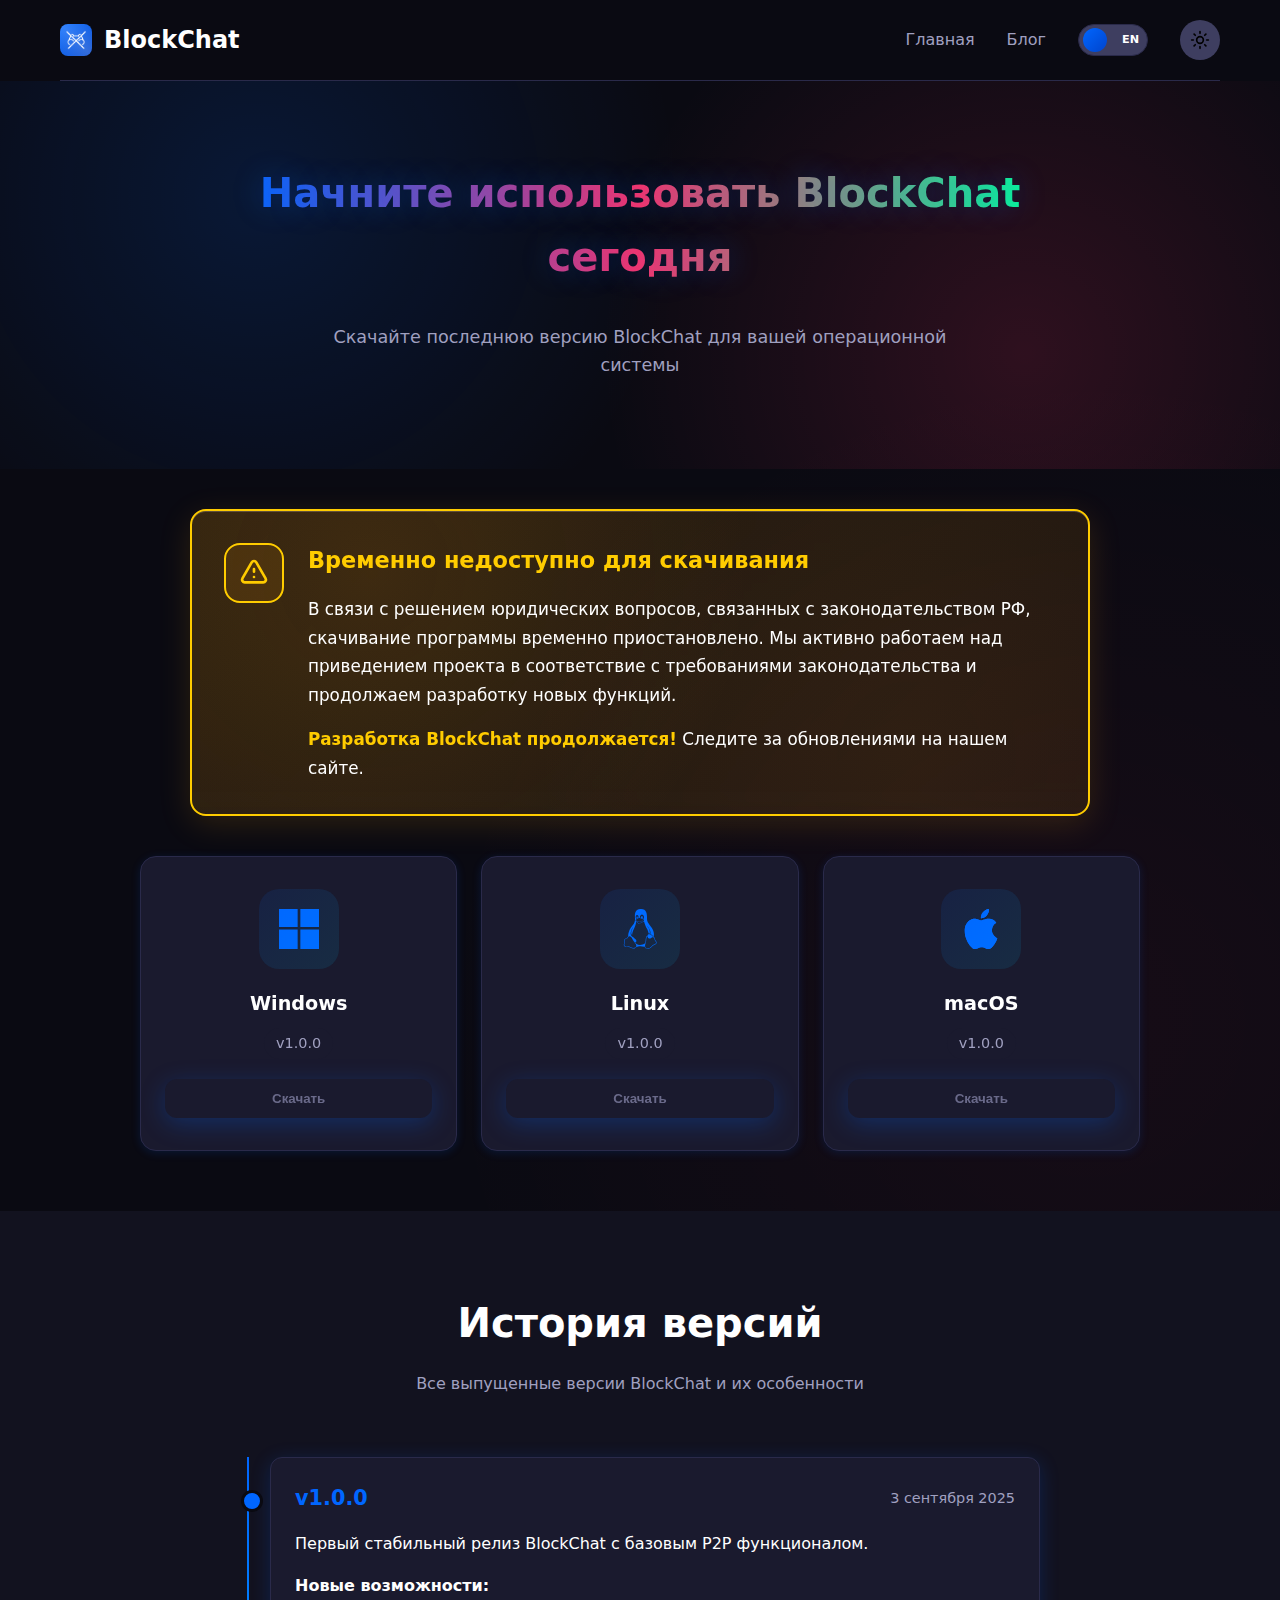
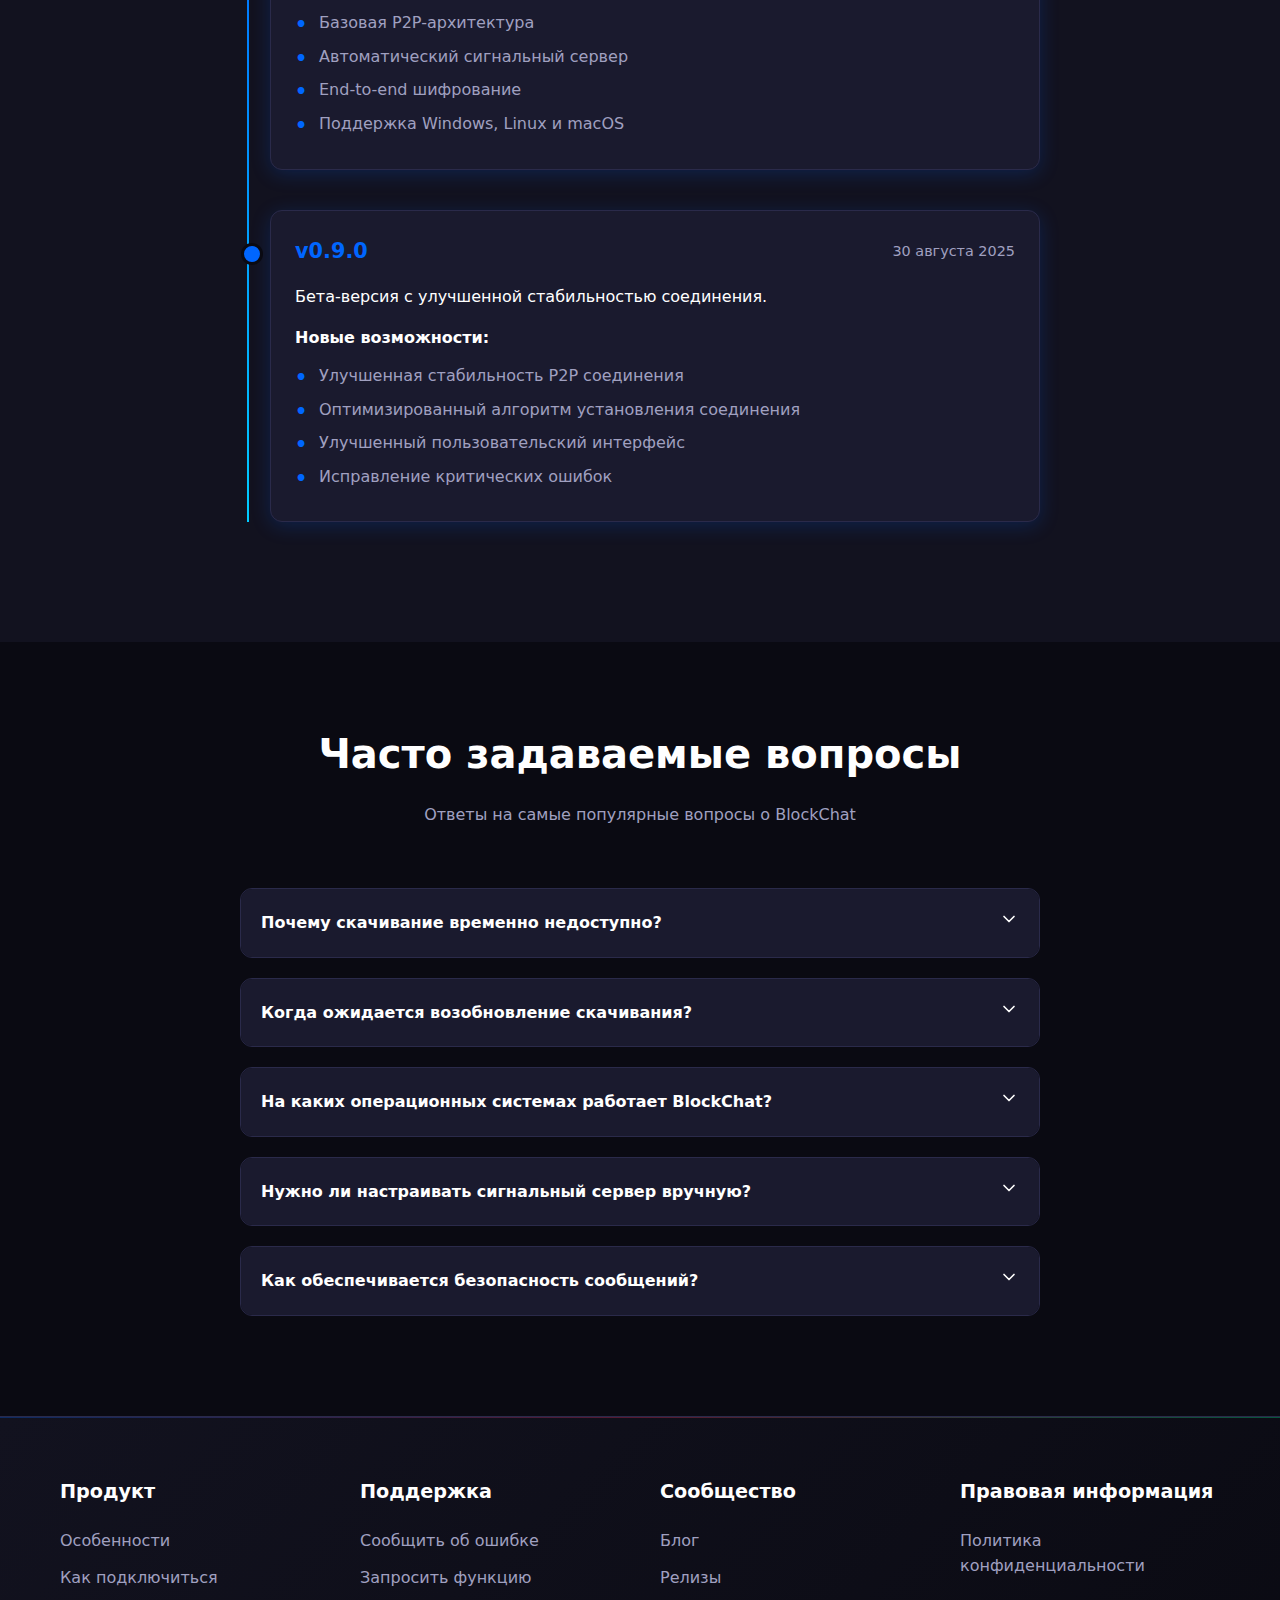
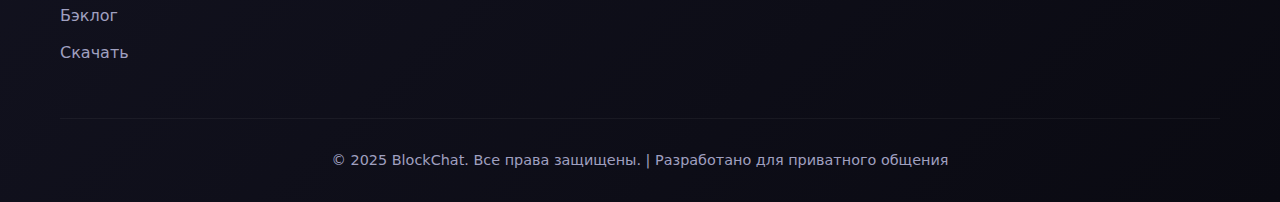
<file: download.html>
<!DOCTYPE html>
<html lang="ru" data-theme="dark">
  <head>
    <meta charset="UTF-8" />
    <meta name="viewport" content="width=device-width, initial-scale=1.0" />
    <title data-lang="downloadTitle">Загрузки - BlockChat</title>
    <link rel="shortcut icon" href="images/icon.png" />
    <link rel="stylesheet" href="css/download.css" />
  </head>
  <body>
    <div class="container">
      <nav>
        <div class="logo">
          <div class="logo-icon">
            <img src="images/logo-white.png" width="30px" />
          </div>
          <a href="index.html" data-lang="logoText">BlockChat</a>
        </div>
        <div class="nav-links">
          <a href="index.html" class="nav-link" data-lang="home">Главная</a>
          <a href="blogs.html" class="nav-link" data-lang="BlogFooter">Блог</a>
          <div class="language-switch">
            <label class="switch">
              <input type="checkbox" id="langToggle" />
              <span class="slider">
                <span class="lang-text ru">RU</span>
                <span class="lang-text en">EN</span>
              </span>
            </label>
          </div>
          <button
            class="theme-toggle"
            id="themeToggle"
            aria-label="Переключить тему"
          >
            <svg
              width="20"
              height="20"
              viewBox="0 0 24 24"
              fill="none"
              xmlns="http://www.w3.org/2000/svg"
            >
              <path
                d="M12 16C14.2091 16 16 14.2091 16 12C16 9.79086 14.2091 8 12 8C9.79086 8 8 9.79086 8 12C8 14.2091 9.79086 16 12 16Z"
                stroke="currentColor"
                stroke-width="2"
                stroke-linecap="round"
                stroke-linejoin="round"
              />
              <path
                d="M12 2V4"
                stroke="currentColor"
                stroke-width="2"
                stroke-linecap="round"
                stroke-linejoin="round"
              />
              <path
                d="M12 20V22"
                stroke="currentColor"
                stroke-width="2"
                stroke-linecap="round"
                stroke-linejoin="round"
              />
              <path
                d="M4.93 4.93L6.34 6.34"
                stroke="currentColor"
                stroke-width="2"
                stroke-linecap="round"
                stroke-linejoin="round"
              />
              <path
                d="M17.66 17.66L19.07 19.07"
                stroke="currentColor"
                stroke-width="2"
                stroke-linecap="round"
                stroke-linejoin="round"
              />
              <path
                d="M2 12H4"
                stroke="currentColor"
                stroke-width="2"
                stroke-linecap="round"
                stroke-linejoin="round"
              />
              <path
                d="M20 12H22"
                stroke="currentColor"
                stroke-width="2"
                stroke-linecap="round"
                stroke-linejoin="round"
              />
              <path
                d="M6.34 17.66L4.93 19.07"
                stroke="currentColor"
                stroke-width="2"
                stroke-linecap="round"
                stroke-linejoin="round"
              />
              <path
                d="M19.07 4.93L17.66 6.34"
                stroke="currentColor"
                stroke-width="2"
                stroke-linecap="round"
                stroke-linejoin="round"
              />
            </svg>
          </button>
        </div>
      </nav>
    </div>

    <section class="hero">
      <div class="container-hero">
        <h1 data-lang="heroTitle">Начните использовать BlockChat сегодня</h1>
        <p data-lang="heroSubtitle">
          Скачайте последнюю версию BlockChat для вашей операционной системы
        </p>
      </div>
    </section>

    <section class="container" id="download">
      <div class="download-notice">
        <div class="notice-icon">
          <svg
            width="48"
            height="48"
            viewBox="0 0 24 24"
            fill="none"
            xmlns="http://www.w3.org/2000/svg"
          >
            <path
              d="M12 9v2m0 4h.01m-6.938 4h13.856c1.54 0 2.502-1.667 1.732-3L13.732 4c-.77-1.333-2.694-1.333-3.464 0L3.34 16c-.77 1.333.192 3 1.732 3z"
              stroke="var(--warning)"
              stroke-width="2"
              stroke-linecap="round"
              stroke-linejoin="round"
            />
          </svg>
        </div>
        <div class="notice-content">
          <h3 data-lang="noticeTitle">Временно недоступно для скачивания</h3>
          <p data-lang="noticeText1">
            В связи с решением юридических вопросов, связанных с
            законодательством РФ, скачивание программы временно приостановлено.
            Мы активно работаем над приведением проекта в соответствие с
            требованиями законодательства и продолжаем разработку новых функций.
          </p>
          <p>
            <strong data-lang="noticeText2"
              >Разработка BlockChat продолжается!</strong
            >
            <span data-lang="noticeText3"
              >Следите за обновлениями на нашем сайте.</span
            >
          </p>
        </div>
      </div>

      <div class="platform-buttons">
        <div class="platform-btn">
          <div class="platform-icon">
            <svg
              xmlns="http://www.w3.org/2000/svg"
              width="48"
              height="48"
              fill="currentColor"
              class="bi bi-microsoft"
              viewBox="0 0 16 16"
            >
              <path
                d="M7.462 0H0v7.19h7.462zM16 0H8.538v7.19H16zM7.462 8.211H0V16h7.462zm8.538 0H8.538V16H16z"
              />
            </svg>
          </div>
          <div class="platform-name" data-lang="windows">Windows</div>
          <div class="platform-version">v1.0.0</div>
          <button
            class="btn btn-primary disabled-download-btn"
            data-lang="downloadBtn"
          >
            Скачать
          </button>
        </div>

        <div class="platform-btn">
          <div class="platform-icon">
            <svg
              xmlns="http://www.w3.org/2000/svg"
              width="48"
              height="48"
              fill="currentColor"
              class="bi bi-tux"
              viewBox="0 0 16 16"
            >
              <path
                d="M8.996 4.497c.104-.076.1-.168.186-.158s.022.102-.098.207c-.12.104-.308.243-.46.323-.291.152-.631.336-.993.336s-.647-.167-.853-.33c-.102-.082-.186-.162-.248-.221-.11-.086-.096-.207-.052-.204.075.01.087.109.134.153.064.06.144.137.241.214.195.154.454.304.778.304s.702-.19.932-.320c.13-.073.297-.204.433-.304M7.34 3.781c.055-.02.123-.031.174-.003.011.006.024.021.02.034-.012.038-.074.032-.11.05-.032.017-.057.052-.093.054-.034 0-.086-.012-.09-.046-.007-.044.058-.072.1-.089m.581-.003c.50-.028.119-.018.173.003.041.017.106.045.1.09-.004.033-.057.046-.09.045-.036-.002-.062-.037-.093-.053-.036-.019-.098-.013-.11-.051-.004-.013.008-.028.02-.034"
              />
              <path
                fill-rule="evenodd"
                d="M8.446.019c2.521.003 2.38 2.66 2.364 4.093-.01.939.509 1.574 1.04 2.244.474.56 1.095 1.38 1.45 2.32.29.765.402 1.613.115 2.465a.8.8 0 0 1 .254.152l.001.002c.207.175.271.447.329.698.058.252.112.488.224.615.344.382.494.667.48.922-.015.254-.203.43-.435.57-.465.28-1.164.491-1.586 1.002-.443.527-.99.83-1.505.871a1.25 1.25 0 0 1-1.256-.716v-.001a1 1 0 0 1-.078-.21c-.67.038-1.252-.165-1.718-.128-.687.038-1.116.204-1.506.206-.151.331-.445.547-.808.63-.5.114-1.126 0-1.743-.324-.577-.306-1.31-.278-1.85-.39-.27-.057-.51-.157-.626-.384-.116-.226-.095-.538.07-.988.051-.16.012-.398-.026-.648a2.5 2.5 0 0 1-.037-.369c0-.133.022-.265.087-.386v-.002c.14-.266.368-.377.577-.451s.397-.125.53-.258c.143-.15.27-.374.443-.56q.036-.037.073-.07c-.081-.538.007-1.105.192-1.662.393-1.18 1.223-2.314 1.811-3.014.502-.713.65-1.287.701-2.016.042-.997-.705-3.974 2.112-4.2q.168-.015.321-.013m2.596 10.866-.03.016c-.223.121-.348.337-.427.656-.08.32-.107.733-.130 1.206v.001c-.023.37-.192.824-.31 1.267s-.176.862-.036 1.128v.002c.226.452.608.636 1.051.601s.947-.304 1.36-.795c.474-.576 1.218-.796 1.638-1.05.21-.126.324-.242.333-.4.009-.157-.097-.403-.425-.767-.17-.192-.217-.462-.274-.71-.056-.247-.122-.468-.26-.585l-.001-.001c-.18-.157-.356-.17-.565-.164q-.069.001-.14.005c-.239.275-.805.612-1.197.508-.359-.09-.562-.508-.587-.918m-7.204.03H3.83c-.189.002-.314.09-.44.225-.149.158-.276.382-.445.56v.002h-.002c-.183.184-.414.239-.61.31-.195.069-.353.143-.46.35v.002c-.085.155-.066.378-.029.624.038.245.096.507.018.746v.002l-.001.002c-.157.427-.155.678-.082.822.074.143.235.22.48.272.493.103 1.26.069 1.906.41.583.305 1.168.404 1.598.305.431-.098.712-.369.75-.867v-.002c.029-.292-.195-.673-.485-1.052-.29-.38-.633-.752-.795-1.09v-.002l-.61-1.11c-.21-.286-.43-.462-.68-.5a1 1 0 0 0-.106-.008M9.584 4.85c-.14.2-.386.37-.695.467-.147.048-.302.17-.495.28a1.3 1.3 0 0 1-.74.19.97.97 0 0 1-.582-.227c-.14-.113-.25-.237-.394-.322a3 3 0 0 1-.192-.126c-.063 1.179-.85 2.658-1.226 3.511a5.4 5.4 0 0 0-.43 1.917c-.68-.906-.184-2.066.081-2.568.297-.55.343-.701.270-.649-.266.436-.685 1.13-.848 1.844-.085.372-.1.749.01 1.097.11.349.345.67.766.931.573.351.963.703 1.193 1.015s.302.584.23.777a.4.4 0 0 1-.212.22.7.7 0 0 1-.307.056l.184.235c.094.124.186.249.266.375 1.179.805 2.567.496 3.568-.218.1-.342.197-.664.212-.903.024-.474.05-.896.136-1.245s.244-.634.53-.791a1 1 0 0 1 .138-.061q.005-.045.013-.087c.082-.546.569-.572 1.18-.303.588.266.81.499.71.814h.13c.122-.398-.133-.69-.822-1.025l-.137-.06a2.35 2.35 0 0 0-.012-1.113c-.188-.79-.704-1.49-1.098-1.838-.072-.003-.065.06.081.203.363.333 1.156 1.532.727 2.644a1.2 1.2 0 0 0-.342-.043c-.164-.907-.543-1.66-.735-2.014-.359-.668-.918-2.036-1.158-2.983M7.72 3.503a1 1 0 0 0-.312.053c-.268.093-.447.286-.559.391-.022.021-.05.04-.119.091s-.172.126-.321.238q-.198.151-.13.38c.046.15.192.325.459.476.166.098.28.23.41.334a1 1 0 0 0 .215.133.9.9 0 0 0 .298.066c.282.017.49-.068.673-.173s.34-.233.518-.29c.365-.115.627-.345.709-.564a.37.37 0 0 0-.01-.309c-.048-.096-.148-.187-.318-.257h-.001c-.354-.151-.507-.162-.705-.29-.321-.207-.587-.28-.807-.279m-.89-1.122h-.025a.4.4 0 0 0-.278.135.76.76 0 0 0-.191.334 1.2 1.2 0 0 0-.051.445v.001c.01.162.041.299.102.436.05.116.109.204.183.274l.089-.065.117-.09-.023-.018a.4.4 0 0 1-.11-.161.7.7 0 0 1-.054-.22v-.01a.7.7 0 0 1 .014-.234.4.4 0 0 1 .08-.179q.056-.069.126-.073h.013a.18.18 0 0 1 .123.050c.045.04.08.09.11.162a.7.7 0 0 1 .054.22v.01a.7.7 0 0 1-.002.17 1.1 1.1 0 0 1 .317-.143 1.3 1.3 0 0 0 .002-.194V3.23a1.2 1.2 0 0 0-.102-.437.8.8 0 0 0-.227-.31.4.4 0 0 0-.268-.102m1.95-.155a.63.63 0 0 0-.394.14.9.9 0 0 0-.287.376 1.2 1.2 0 0 0-.1.51v.015q0 .079.01.152c.114.027.278.074.406.138a1 1 0 0 1-.011-.172.8.8 0 0 1 .058-.278.5.5 0 0 1 .139-.2.26.26 0 0 1 .182-.069.26.26 0 0 1 .178.081c.055.054.094.12.124.21.029.086.042.17.04.27l-.002.012a.8.8 0 0 1-.057.277c-.024.059-.089.106-.122.145.046.016.09.03.146.052a5 5 0 0 1 .248.102 1.2 1.2 0 0 0 .244-.763 1.2 1.2 0 0 0-.11-.495.9.9 0 0 0-.294-.37.64.64 0 0 0-.39-.133z"
              />
            </svg>
          </div>
          <div class="platform-name" data-lang="linux">Linux</div>
          <div class="platform-version">v1.0.0</div>
          <button
            class="btn btn-primary disabled-download-btn"
            data-lang="downloadBtn"
          >
            Скачать
          </button>
        </div>

        <div class="platform-btn">
          <div class="platform-icon">
            <svg
              xmlns="http://www.w3.org/2000/svg"
              width="48"
              height="48"
              fill="currentColor"
              class="bi bi-apple"
              viewBox="0 0 16 16"
            >
              <path
                d="M11.182.008C11.148-.03 9.923.023 8.857 1.18c-1.066 1.156-.902 2.482-.878 2.516s1.52.087 2.475-1.258.762-2.391.728-2.43m3.314 11.733c-.048-.096-2.325-1.234-2.113-3.422s1.675-2.789 1.698-2.854-.597-.79-1.254-1.157a3.7 3.7 0 0 0-1.563-.434c-.108-.003-.483-.095-1.254.116-.508.139-1.653.589-1.968.607-.316.018-1.256-.522-2.267-.665-.647-.125-1.333.131-1.824.328-.49.196-1.422.754-2.074 2.237-.652 1.482-.311 3.83-.067 4.56s.625 1.924 1.273 2.796c.576.984 1.34 1.667 1.659 1.899s1.219.386 1.843.067c.502-.308 1.408-.485 1.766-.472.357.013 1.061.154 1.782.539.571.197 1.111.115 1.652-.105.541-.221 1.324-1.059 2.238-2.758q.52-1.185.473-1.282"
              />
              <path
                d="M11.182.008C11.148-.03 9.923.023 8.857 1.18c-1.066 1.156-.902 2.482-.878 2.516s1.52.087 2.475-1.258.762-2.391.728-2.43m3.314 11.733c-.048-.096-2.325-1.234-2.113-3.422s1.675-2.789 1.698-2.854-.597-.79-1.254-1.157a3.7 3.7 0 0 0-1.563-.434c-.108-.003-.483-.095-1.254.116-.508.139-1.653.589-1.968.607-.316.018-1.256-.522-2.267-.665-.647-.125-1.333.131-1.824.328-.49.196-1.422.754-2.074 2.237-.652 1.482-.311 3.83-.067 4.56s.625 1.924 1.273 2.796c.576.984 1.34 1.667 1.659 1.899s1.219.386 1.843.067c.502-.308 1.408-.485 1.766-.472.357.013 1.061.154 1.782.539.571.197 1.111.115 1.652-.105.541-.221 1.324-1.059 2.238-2.758q.52-1.185.473-1.282"
              />
            </svg>
          </div>
          <div class="platform-name" data-lang="macos">macOS</div>
          <div class="platform-version">v1.0.0</div>
          <button
            class="btn btn-primary disabled-download-btn"
            data-lang="downloadBtn"
          >
            Скачать
          </button>
        </div>
      </div>
    </section>

    <section id="version-history" class="version-history">
      <div class="container">
        <div class="section-title">
          <h2 data-lang="versionTitle">История версий</h2>
          <p data-lang="versionSubtitle">
            Все выпущенные версии BlockChat и их особенности
          </p>
        </div>

        <div class="version-timeline">
          <div class="version-item">
            <div class="version-header">
              <div class="version-number">v1.0.0</div>
              <div class="version-date" data-lang="versionDate1">
                3 сентября 2025
              </div>
            </div>
            <p data-lang="versionDesc1">
              Первый стабильный релиз BlockChat с базовым P2P функционалом.
            </p>
            <div class="version-features">
              <h4 data-lang="newFeatures">Новые возможности:</h4>
              <ul>
                <li data-lang="feature1">Базовая P2P-архитектура</li>
                <li data-lang="feature2">Автоматический сигнальный сервер</li>
                <li data-lang="feature3">End-to-end шифрование</li>
                <li data-lang="feature4">Поддержка Windows, Linux и macOS</li>
              </ul>
            </div>
          </div>

          <div class="version-item">
            <div class="version-header">
              <div class="version-number">v0.9.0</div>
              <div class="version-date" data-lang="versionDate2">
                30 августа 2025
              </div>
            </div>
            <p data-lang="versionDesc2">
              Бета-версия с улучшенной стабильностью соединения.
            </p>
            <div class="version-features">
              <h4 data-lang="newFeatures">Новые возможности:</h4>
              <ul>
                <li data-lang="feature5">
                  Улучшенная стабильность P2P соединения
                </li>
                <li data-lang="feature6">
                  Оптимизированный алгоритм установления соединения
                </li>
                <li data-lang="feature7">
                  Улучшенный пользовательский интерфейс
                </li>
                <li data-lang="feature8">Исправление критических ошибок</li>
              </ul>
            </div>
          </div>
        </div>
      </div>
    </section>

    <section class="faq-section">
      <div class="container">
        <div class="section-title">
          <h2 data-lang="faqTitle">Часто задаваемые вопросы</h2>
          <p data-lang="faqSubtitle">
            Ответы на самые популярные вопросы о BlockChat
          </p>
        </div>

        <div class="faq-container">
          <div class="faq-item">
            <div class="faq-question">
              <span data-lang="faqQuestion1"
                >Почему скачивание временно недоступно?</span
              >
              <span class="faq-icon">
                <svg
                  width="20"
                  height="20"
                  viewBox="0 0 24 24"
                  fill="none"
                  xmlns="http://www.w3.org/2000/svg"
                >
                  <path
                    d="M6 9l6 6 6-6"
                    stroke="currentColor"
                    stroke-width="2"
                    stroke-linecap="round"
                    stroke-linejoin="round"
                  />
                </svg>
              </span>
            </div>
            <div class="faq-answer">
              <p data-lang="faqAnswer1">
                В связи с решением юридических вопросов, связанных с
                законодательством РФ, скачивание программы временно
                приостановлено. Мы активно работаем над приведением проекта в
                соответствие с требованиями законодательства и продолжаем
                разработку новых функций.
              </p>
            </div>
          </div>

          <div class="faq-item">
            <div class="faq-question">
              <span data-lang="faqQuestion2"
                >Когда ожидается возобновление скачивания?</span
              >
              <span class="faq-icon">
                <svg
                  width="20"
                  height="20"
                  viewBox="0 0 24 24"
                  fill="none"
                  xmlns="http://www.w3.org/2000/svg"
                >
                  <path
                    d="M6 9l6 6 6-6"
                    stroke="currentColor"
                    stroke-width="2"
                    stroke-linecap="round"
                    stroke-linejoin="round"
                  />
                </svg>
              </span>
            </div>
            <div class="faq-answer">
              <p data-lang="faqAnswer2">
                Мы надеемся возобновить скачивание в ближайшие месяцы, как
                только завершим все необходимые юридические процедуры. Следите
                за обновлениями на нашем сайте и в блоге.
              </p>
            </div>
          </div>

          <div class="faq-item">
            <div class="faq-question">
              <span data-lang="faqQuestion3"
                >На каких операционных системах работает BlockChat?</span
              >
              <span class="faq-icon">
                <svg
                  width="20"
                  height="20"
                  viewBox="0 0 24 24"
                  fill="none"
                  xmlns="http://www.w3.org/2000/svg"
                >
                  <path
                    d="M6 9l6 6 6-6"
                    stroke="currentColor"
                    stroke-width="2"
                    stroke-linecap="round"
                    stroke-linejoin="round"
                  />
                </svg>
              </span>
            </div>
            <div class="faq-answer">
              <p data-lang="faqAnswer3">
                BlockChat доступен для Windows, Linux и macOS. После
                возобновления скачивания вы сможете выбрать подходящую версиу
                для вашей ОС.
              </p>
            </div>
          </div>

          <div class="faq-item">
            <div class="faq-question">
              <span data-lang="faqQuestion4"
                >Нужно ли настраивать сигнальный сервер вручную?</span
              >
              <span class="faq-icon">
                <svg
                  width="20"
                  height="20"
                  viewBox="0 0 24 24"
                  fill="none"
                  xmlns="http://www.w3.org/2000/svg"
                >
                  <path
                    d="M6 9l6 6 6-6"
                    stroke="currentColor"
                    stroke-width="2"
                    stroke-linecap="round"
                    stroke-linejoin="round"
                  />
                </svg>
              </span>
            </div>
            <div class="faq-answer">
              <p data-lang="faqAnswer4">
                Начиная с версии 1.0.0, сигнальный сервер запускается
                автоматически. Вам не нужно выполнять дополнительных настроек —
                просто запустите BlockChat на обоих устройствах и обменяйтесь
                IP-адресами.
              </p>
            </div>
          </div>

          <div class="faq-item">
            <div class="faq-question">
              <span data-lang="faqQuestion5"
                >Как обеспечивается безопасность сообщений?</span
              >
              <span class="faq-icon">
                <svg
                  width="20"
                  height="20"
                  viewBox="0 0 24 24"
                  fill="none"
                  xmlns="http://www.w3.org/2000/svg"
                >
                  <path
                    d="M6 9l6 6 6-6"
                    stroke="currentColor"
                    stroke-width="2"
                    stroke-linecap="round"
                    stroke-linejoin="round"
                  />
                </svg>
              </span>
            </div>
            <div class="faq-answer">
              <p data-lang="faqAnswer5">
                BlockChat использует сквозное шифрование (end-to-end
                encryption). Все сообщения шифруются на устройстве отправителя и
                расшифровываются только на устройстве получателя. Сообщения не
                хранятся на серверах и передаются напрямую между устройствами
                через P2P соединение.
              </p>
            </div>
          </div>
        </div>
      </div>
    </section>

    <!-- Модальное окно -->
    <div id="modal" class="modal">
      <div class="modal-content">
        <div class="modal-header">
          <h3 data-lang="modalTitle">Временно недоступно</h3>
          <button class="modal-close" onclick="closeModal()">
            <svg
              width="20"
              height="20"
              viewBox="0 0 24 24"
              fill="none"
              xmlns="http://www.w3.org/2000/svg"
            >
              <path
                d="M18 6L6 18M6 6l12 12"
                stroke="currentColor"
                stroke-width="2"
                stroke-linecap="round"
                stroke-linejoin="round"
              />
            </svg>
          </button>
        </div>
        <div class="modal-body">
          <div class="modal-icon">
            <svg
              width="48"
              height="48"
              viewBox="0 0 24 24"
              fill="none"
              xmlns="http://www.w3.org/2000/svg"
            >
              <path
                d="M12 9v2m0 4h.01m-6.938 4h13.856c1.54 0 2.502-1.667 1.732-3L13.732 4c-.77-1.333-2.694-1.333-3.464 0L3.34 16c-.77 1.333.192 3 1.732 3z"
                stroke="var(--warning)"
                stroke-width="2"
                stroke-linecap="round"
                stroke-linejoin="round"
              />
            </svg>
          </div>
          <p data-lang="modalText">
            Данная функция находится в разработке. Мы работаем над улучшением
            сайта и скоро добавим эту возможность.
          </p>
        </div>
        <div class="modal-footer">
          <button
            class="btn btn-primary"
            onclick="closeModal()"
            data-lang="modalBtn"
          >
            Понятно
          </button>
        </div>
      </div>
    </div>

    <!-- Футер -->
    <footer>
      <div class="container">
        <div class="footer-content">
          <div class="footer-column">
            <h3 data-lang="product">Продукт</h3>
            <ul class="footer-links">
              <li>
                <a href="index.html#features" data-lang="features"
                  >Особенности</a
                >
              </li>
              <li>
                <a href="index.html#how-it-works" data-lang="howitworks"
                  >Как подключиться</a
                >
              </li>
              <li>
                <a href="index.html#backlog" data-lang="backlog">Бэклог</a>
              </li>
              <li><a href="#" data-lang="download">Скачать</a></li>
            </ul>
          </div>
          <div class="footer-column">
            <h3 data-lang="support">Поддержка</h3>
            <ul class="footer-links">
              <li>
                <a
                  href="https://github.com/bereznyak72/blockchat-releases/issues/new?template=bug_report.md"
                  target="_blank"
                  class="disabled-link-modal"
                  data-lang="report"
                  >Сообщить об ошибке</a
                >
              </li>
              <li>
                <a
                  href="https://github.com/bereznyak72/blockchat-releases/issues/new?template=feature_request.md"
                  target="_blank"
                  class="disabled-link-modal"
                  data-lang="request"
                  >Запросить функцию</a
                >
              </li>
            </ul>
          </div>
          <div class="footer-column">
            <h3 data-lang="community">Сообщество</h3>
            <ul class="footer-links">
              <li><a href="blogs.html" data-lang="BlogFooter">Блог</a></li>
              <li>
                <a
                  href="download.html#version-history"
                  data-lang="ReleaseFooter"
                  >Релизы</a
                >
              </li>
            </ul>
          </div>
          <div class="footer-column">
            <h3 data-lang="LegalInf">Правовая информация</h3>
            <ul class="footer-links">
              <li>
                <a href="privacy.html" data-lang="LegalPol"
                  >Политика конфиденциальности</a
                >
              </li>
            </ul>
          </div>
        </div>
        <div class="footer-bottom">
          <p data-lang="rightsreserved">
            © 2025 BlockChat. Все права защищены. | Разработано для приватного
            общения
          </p>
        </div>
      </div>
    </footer>

    <script>
      // Переводы для страницы загрузок
      const translations = {
        en: {
          downloadTitle: "Downloads - BlockChat",
          logoText: "BlockChat",
          home: "Home",
          BlogFooter: "Blog",
          heroTitle: "Start using BlockChat today",
          heroSubtitle:
            "Download the latest version of BlockChat for your operating system",
          noticeTitle: "Temporarily unavailable for download",
          noticeText1:
            "Due to the resolution of legal issues related to the legislation of the Russian Federation, downloading the program has been temporarily suspended. We are actively working to bring the project into compliance with legal requirements and continue to develop new features.",
          noticeText2: "BlockChat development continues!",
          noticeText3: "Stay tuned for updates on our website.",
          windows: "Windows",
          linux: "Linux",
          macos: "macOS",
          downloadBtn: "Download",
          versionTitle: "Version history",
          versionSubtitle:
            "All released versions of BlockChat and their features",
          versionDate1: "September 3, 2025",
          versionDesc1:
            "First stable release of BlockChat with basic P2P functionality.",
          versionDate2: "August 30, 2025",
          versionDesc2: "Beta version with improved connection stability.",
          newFeatures: "New features:",
          feature1: "Basic P2P architecture",
          feature2: "Automatic signaling server",
          feature3: "End-to-end encryption",
          feature4: "Support for Windows, Linux and macOS",
          feature5: "Improved P2P connection stability",
          feature6: "Optimized connection establishment algorithm",
          feature7: "Improved user interface",
          feature8: "Critical bug fixes",
          faqTitle: "Frequently asked questions",
          faqSubtitle: "Answers to the most popular questions about BlockChat",
          faqQuestion1: "Why is downloading temporarily unavailable?",
          faqAnswer1:
            "Due to the resolution of legal issues related to the legislation of the Russian Federation, downloading the program has been temporarily suspended. We are actively working to bring the project into compliance with legal requirements and continue to develop new features.",
          faqQuestion2: "When is downloading expected to resume?",
          faqAnswer2:
            "We hope to resume downloading in the coming months, as soon as we complete all necessary legal procedures. Stay tuned for updates on our website and blog.",
          faqQuestion3: "On which operating systems does BlockChat work?",
          faqAnswer3:
            "BlockChat is available for Windows, Linux and macOS. After downloading resumes, you will be able to choose the appropriate version for your OS.",
          faqQuestion4: "Do I need to manually configure the signaling server?",
          faqAnswer4:
            "Starting from version 1.0.0, the signaling server starts automatically. You don't need to do any additional setup - just run BlockChat on both devices and exchange IP addresses.",
          faqQuestion5: "How is message security ensured?",
          faqAnswer5:
            "BlockChat uses end-to-end encryption. All messages are encrypted on the sender's device and decrypted only on the recipient's device. Messages are not stored on servers and are transmitted directly between devices via P2P connection.",
          modalTitle: "Temporarily unavailable",
          modalText:
            "This feature is currently under development. We are working on improving the website and will soon add this feature.",
          modalBtn: "Okay",
          product: "Product",
          features: "Features",
          howitworks: "How to connect",
          backlog: "Backlog",
          download: "Download",
          support: "Support",
          report: "Report a bug",
          request: "Request a feature",
          community: "Community",
          ReleaseFooter: "Releases",
          LegalInf: "Legal information",
          LegalPol: "Privacy policy",
          rightsreserved:
            "© 2025 BlockChat. All rights reserved. | Designed for private communication",
        },
        ru: {
          downloadTitle: "Загрузки - BlockChat",
          logoText: "BlockChat",
          home: "Главная",
          BlogFooter: "Блог",
          heroTitle: "Начните использовать BlockChat сегодня",
          heroSubtitle:
            "Скачайте последнюю версию BlockChat для вашей операционной системы",
          noticeTitle: "Временно недоступно для скачивания",
          noticeText1:
            "В связи с решением юридических вопросов, связанных с законодательством РФ, скачивание программы временно приостановлено. Мы активно работаем над приведением проекта в соответствие с требованиями законодательства и продолжаем разработку новых функций.",
          noticeText2: "Разработка BlockChat продолжается!",
          noticeText3: "Следите за обновлениями на нашем сайте.",
          windows: "Windows",
          linux: "Linux",
          macos: "macOS",
          downloadBtn: "Скачать",
          versionTitle: "История версий",
          versionSubtitle: "Все выпущенные версии BlockChat и их особенности",
          versionDate1: "3 сентября 2025",
          versionDesc1:
            "Первый стабильный релиз BlockChat с базовым P2P функционалом.",
          versionDate2: "30 августа 2025",
          versionDesc2: "Бета-версия с улучшенной стабильностью соединения.",
          newFeatures: "Новые возможности:",
          feature1: "Базовая P2P-архитектура",
          feature2: "Автоматический сигнальный сервер",
          feature3: "End-to-end шифрование",
          feature4: "Поддержка Windows, Linux и macOS",
          feature5: "Улучшенная стабильность P2P соединения",
          feature6: "Оптимизированный алгоритм установления соединения",
          feature7: "Улучшенный пользовательский интерфейс",
          feature8: "Исправление критических ошибок",
          faqTitle: "Часто задаваемые вопросы",
          faqSubtitle: "Ответы на самые популярные вопросы о BlockChat",
          faqQuestion1: "Почему скачивание временно недоступно?",
          faqAnswer1:
            "В связи с решением юридических вопросов, связанных с законодательством РФ, скачивание программы временно приостановлено. Мы активно работаем над приведением проекта в соответствие с требованиями законодательства и продолжаем разработку новых функций.",
          faqQuestion2: "Когда ожидается возобновление скачивания?",
          faqAnswer2:
            "Мы надеемся возобновить скачивание в ближайшие месяцы, как только завершим все необходимые юридические процедуры. Следите за обновлениями на нашем сайте и в блоге.",
          faqQuestion3: "На каких операционных системах работает BlockChat?",
          faqAnswer3:
            "BlockChat доступен для Windows, Linux и macOS. После возобновления скачивания вы сможете выбрать подходящую версию для вашей ОС.",
          faqQuestion4: "Нужно ли настраивать сигнальный сервер вручную?",
          faqAnswer4:
            "Начиная с версии 1.0.0, сигнальный сервер запускается автоматически. Вам не нужно выполнять дополнительных настроек — просто запустите BlockChat на обоих устройствах и обменяйтесь IP-адресами.",
          faqQuestion5: "Как обеспечивается безопасность сообщений?",
          faqAnswer5:
            "BlockChat использует сквозное шифрование (end-to-end encryption). Все сообщения шифруются на устройстве отправителя и расшифровываются только на устройстве получателя. Сообщения не хранятся на серверах и передаются напрямую между устройствами через P2P соединение.",
          modalTitle: "Временно недоступно",
          modalText:
            "Данная функция находится в разработке. Мы работаем над улучшением сайта и скоро добавим эту возможность.",
          modalBtn: "Понятно",
          product: "Продукт",
          features: "Особенности",
          howitworks: "Как подключиться",
          backlog: "Бэклог",
          download: "Скачать",
          support: "Поддержка",
          report: "Сообщить об ошибке",
          request: "Запросить функцию",
          community: "Сообщество",
          ReleaseFooter: "Релизы",
          LegalInf: "Правовая информация",
          LegalPol: "Политика конфиденциальности",
          rightsreserved:
            "© 2025 BlockChat. Все права защищены. | Разработано для приватного общения",
        },
      };

      // Функция смены языка
      function changeLanguage(lang) {
        localStorage.setItem("lang", lang);

        document.title = getTranslation("downloadTitle");

        document.querySelectorAll("[data-lang]").forEach((el) => {
          const key = el.getAttribute("data-lang");
          if (translations[lang] && translations[lang][key]) {
            el.textContent = translations[lang][key];
          }
        });
      }

      // Получение перевода по ключу
      function getTranslation(key) {
        const currentLang = localStorage.getItem("lang") || "ru";
        return translations[currentLang][key] || key;
      }

      // Инициализация темы
      function initTheme() {
        const savedTheme = localStorage.getItem("theme") || "dark";
        document.documentElement.setAttribute("data-theme", savedTheme);

        const themeToggle = document.getElementById("themeToggle");
        if (themeToggle) {
          themeToggle.addEventListener("click", () => {
            const currentTheme =
              document.documentElement.getAttribute("data-theme");
            const newTheme = currentTheme === "dark" ? "light" : "dark";

            document.documentElement.setAttribute("data-theme", newTheme);
            localStorage.setItem("theme", newTheme);
          });
        }
      }

      // Инициализация переключателя языка
      function initLanguageToggle() {
        const langToggle = document.getElementById("langToggle");
        if (!langToggle) return;

        const savedLang = localStorage.getItem("lang") || "ru";
        langToggle.checked = savedLang === "en";

        langToggle.addEventListener("change", function () {
          const newLang = this.checked ? "en" : "ru";
          changeLanguage(newLang);
        });
      }

      // Инициализация при загрузке страницы
      document.addEventListener("DOMContentLoaded", function () {
        initTheme();
        initLanguageToggle();
        initFAQ();

        const savedLang = localStorage.getItem("lang") || "ru";
        changeLanguage(savedLang);
      });

      // Работа с FAQ аккордеоном
      function initFAQ() {
        const faqItems = document.querySelectorAll(".faq-item");

        faqItems.forEach((item) => {
          const question = item.querySelector(".faq-question");

          question.addEventListener("click", () => {
            // Закрываем все открытые элементы
            faqItems.forEach((otherItem) => {
              if (
                otherItem !== item &&
                otherItem.classList.contains("active")
              ) {
                otherItem.classList.remove("active");
              }
            });

            // Переключаем текущий элемент
            item.classList.toggle("active");
          });
        });
      }

      // Запуск модального окна
      function showModal() {
        const modal = document.getElementById("modal");
        modal.classList.add("show");
        document.body.style.overflow = "hidden";
      }

      // Закрытие модального окна
      function closeModal() {
        const modal = document.getElementById("modal");
        modal.classList.remove("show");
        document.body.style.overflow = "auto";
      }

      // Обработка кликов по ссылкам с классом disabled-link-modal
      document.querySelectorAll(".disabled-link-modal, .disabled-download-btn").forEach((element) => {
        element.addEventListener("click", function (e) {
          e.preventDefault();
          showModal();
        });
      });

      // Закрытие модального окна при клике вне его
      document.getElementById("modal").addEventListener("click", function (e) {
        if (e.target === this) {
          closeModal();
        }
      });

      // Закрытие модального окна по ESC
      document.addEventListener("keydown", function (e) {
        if (e.key === "Escape") {
          closeModal();
        }
      });
    </script>
  </body>
</html>
</file>
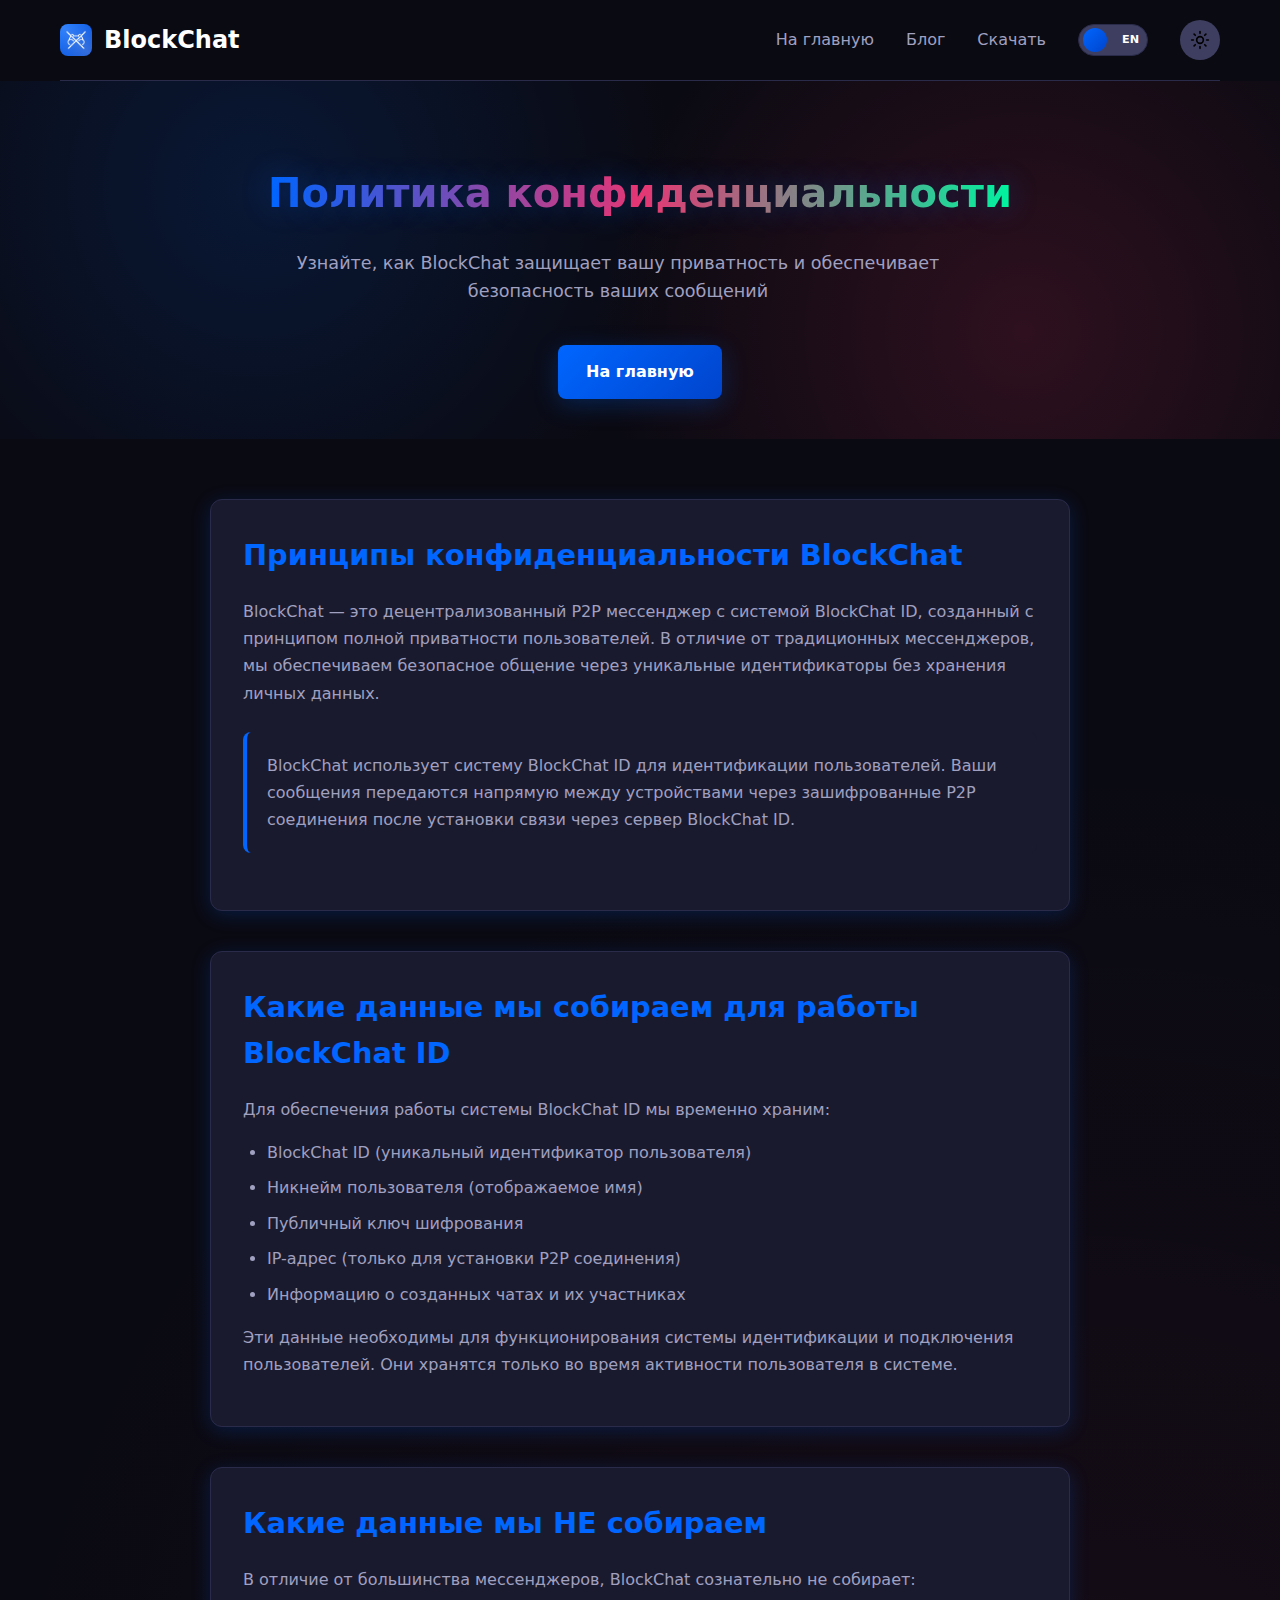
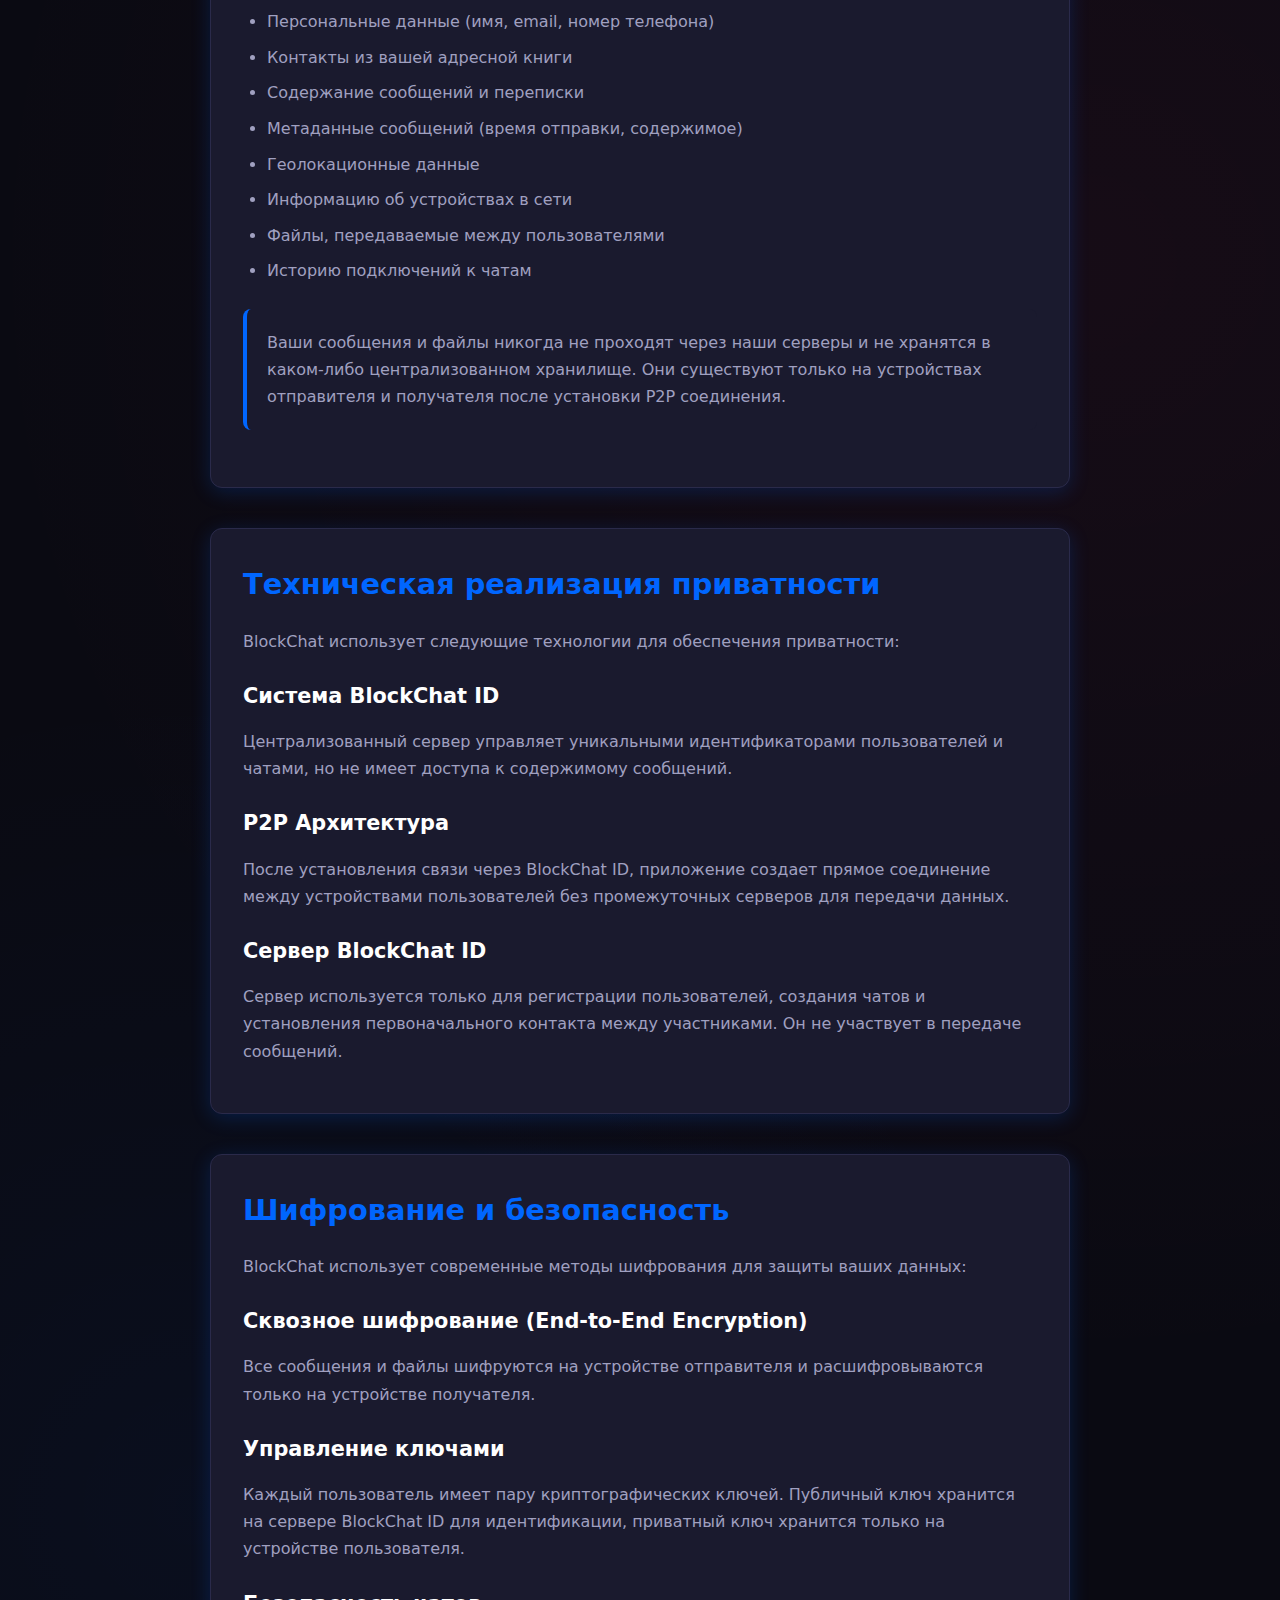
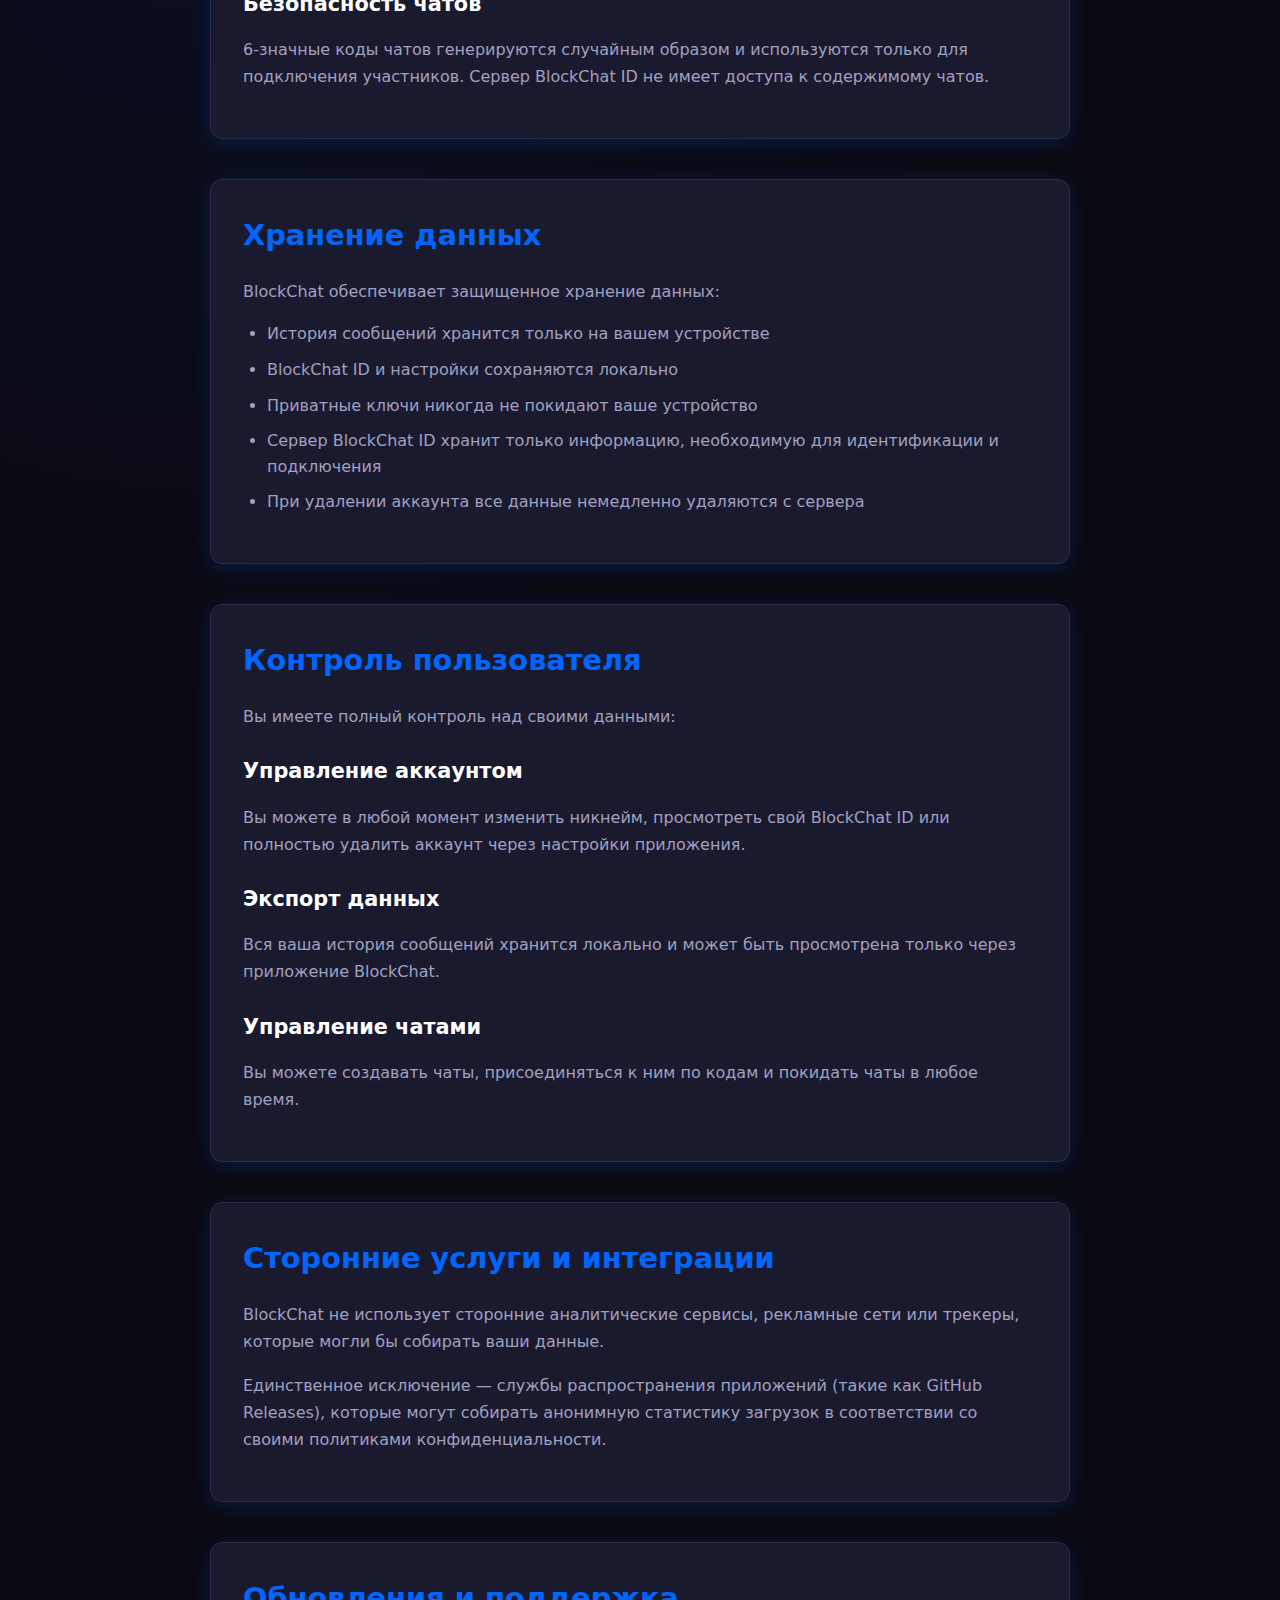
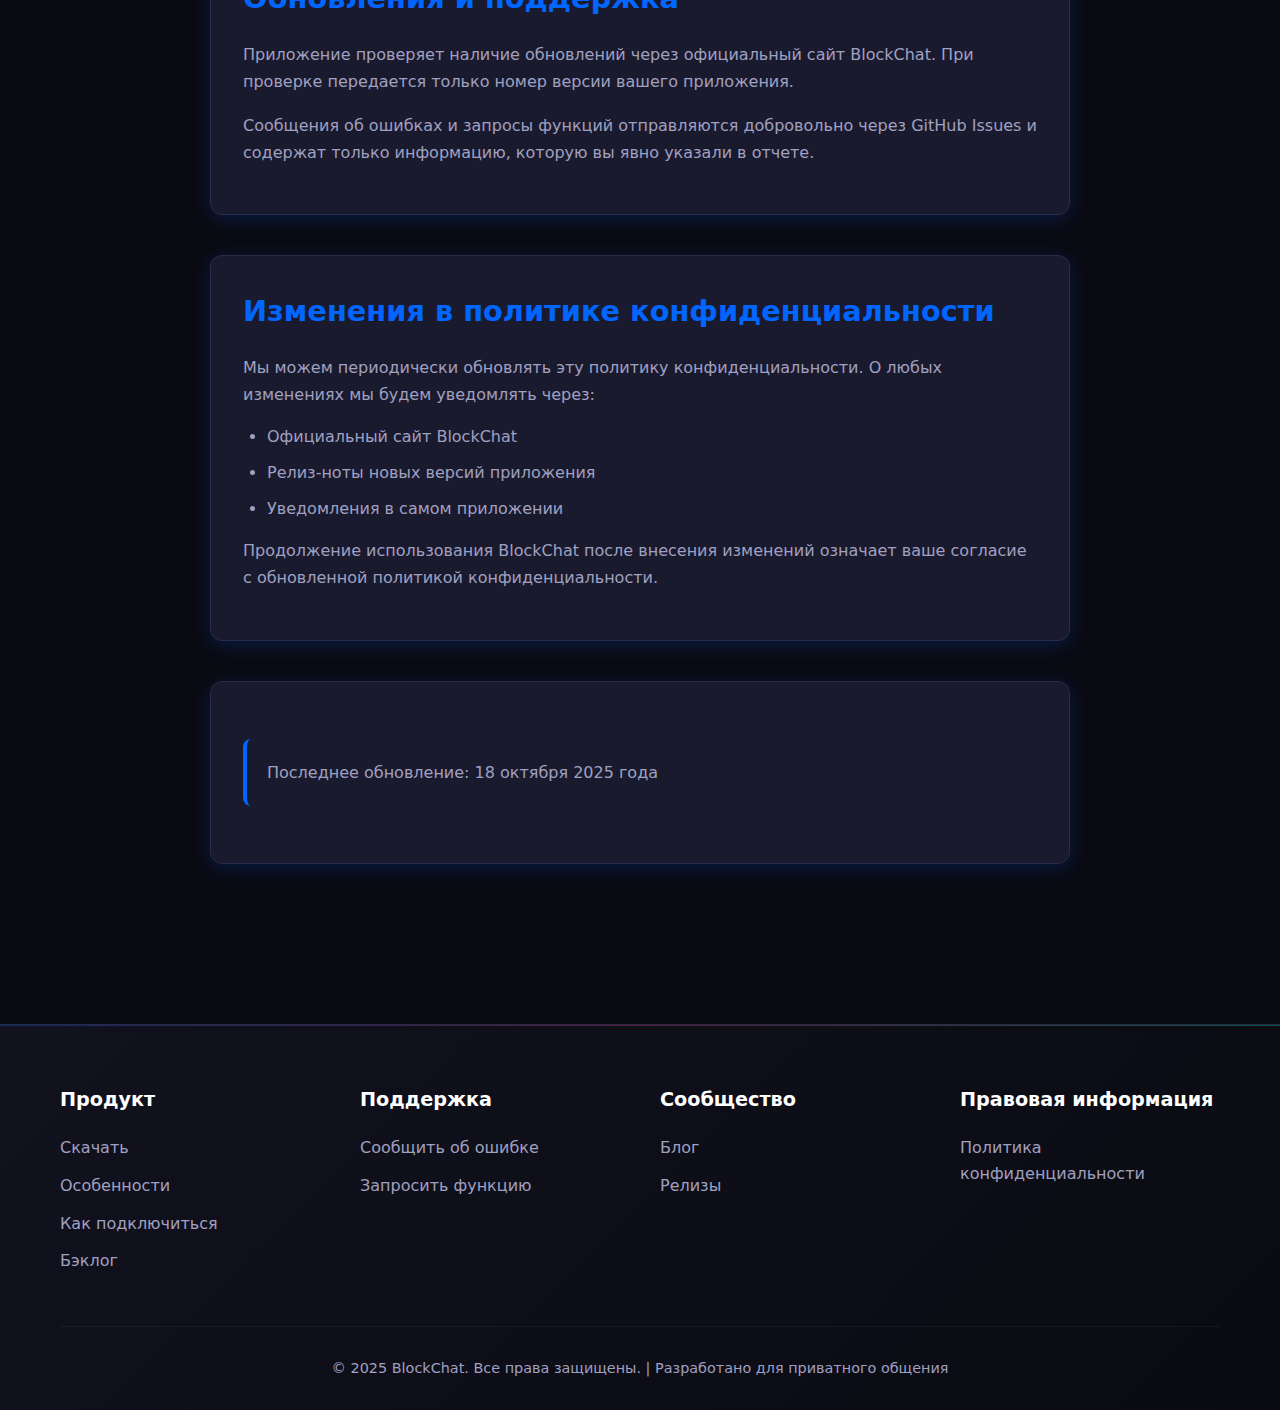
<file: privacy.html>
<!DOCTYPE html>
<html lang="ru" data-theme="dark">
<head>
    <meta charset="UTF-8">
    <meta name="viewport" content="width=device-width, initial-scale=1.0">
    <title data-lang="privacyTitle">Политика конфиденциальности - BlockChat</title>
    <link rel="shortcut icon" href="images/icon.png">
    <link rel="stylesheet" href="css/privacy.css">
</head>
<body>
    <div class="container">
        <nav>
            <div class="logo">
                <div class="logo-icon">
                    <img src="images/logo-white.png" width="30px"/>
                </div>
                <a href="index.html">BlockChat</a>
            </div>
            <div class="nav-links">
                <a href="index.html" class="nav-link" data-lang="home">Главная</a>
                <a href="blogs.html" class="nav-link" data-lang="BlogFooter">Блог</a>
                <a href="download.html" class="nav-link" data-lang="download">Скачать</a>
                <div class="language-switch">
                    <label class="switch">
                        <input type="checkbox" id="langToggle">
                        <span class="slider">
                            <span class="lang-text ru">RU</span>
                            <span class="lang-text en">EN</span>
                        </span>
                    </label>
                </div>
                <button class="theme-toggle" id="themeToggle" aria-label="Переключить тему">
                    <svg width="20" height="20" viewBox="0 0 24 24" fill="none" xmlns="http://www.w3.org/2000/svg">
                        <path d="M12 16C14.2091 16 16 14.2091 16 12C16 9.79086 14.2091 8 12 8C9.79086 8 8 9.79086 8 12C8 14.2091 9.79086 16 12 16Z" stroke="currentColor" stroke-width="2" stroke-linecap="round" stroke-linejoin="round" />
                        <path d="M12 2V4" stroke="currentColor" stroke-width="2" stroke-linecap="round" stroke-linejoin="round" />
                        <path d="M12 20V22" stroke="currentColor" stroke-width="2" stroke-linecap="round" stroke-linejoin="round" />
                        <path d="M4.93 4.93L6.34 6.34" stroke="currentColor" stroke-width="2" stroke-linecap="round" stroke-linejoin="round" />
                        <path d="M17.66 17.66L19.07 19.07" stroke="currentColor" stroke-width="2" stroke-linecap="round" stroke-linejoin="round" />
                        <path d="M2 12H4" stroke="currentColor" stroke-width="2" stroke-linecap="round" stroke-linejoin="round" />
                        <path d="M20 12H22" stroke="currentColor" stroke-width="2" stroke-linecap="round" stroke-linejoin="round" />
                        <path d="M6.34 17.66L4.93 19.07" stroke="currentColor" stroke-width="2" stroke-linecap="round" stroke-linejoin="round" />
                        <path d="M19.07 4.93L17.66 6.34" stroke="currentColor" stroke-width="2" stroke-linecap="round" stroke-linejoin="round" />
                    </svg>
                </button>
            </div>
        </nav>
    </div>

    <section class="hero">
        <div class="container">
            <h1 data-lang="privacyHeader">Политика конфиденциальности</h1>
            <p data-lang="privacySubheader">Узнайте, как BlockChat защищает вашу приватность и обеспечивает безопасность ваших сообщений</p>
            <a href="index.html" class="btn btn-primary" data-lang="home">На главную</a>
        </div>
    </section>

    <section class="privacy-content">
        <div class="container">
            <div class="privacy-section">
                <h2 data-lang="privacyPrinciples">Принципы конфиденциальности BlockChat</h2>
                <p data-lang="privacyPrinciplesText">BlockChat — это децентрализованный P2P мессенджер с системой BlockChat ID, созданный с принципом полной приватности пользователей. В отличие от традиционных мессенджеров, мы обеспечиваем безопасное общение через уникальные идентификаторы без хранения личных данных.</p>
                
                <div class="privacy-highlight">
                    <p data-lang="privacyHighlight1">BlockChat использует систему BlockChat ID для идентификации пользователей. Ваши сообщения передаются напрямую между устройствами через зашифрованные P2P соединения после установки связи через сервер BlockChat ID.</p>
                </div>
            </div>

            <div class="privacy-section">
                <h2 data-lang="dataWeCollect">Какие данные мы собираем для работы BlockChat ID</h2>
                <p data-lang="dataWeCollectText">Для обеспечения работы системы BlockChat ID мы временно храним:</p>
                
                <ul>
                    <li data-lang="collect1">BlockChat ID (уникальный идентификатор пользователя)</li>
                    <li data-lang="collect2">Никнейм пользователя (отображаемое имя)</li>
                    <li data-lang="collect3">Публичный ключ шифрования</li>
                    <li data-lang="collect4">IP-адрес (только для установки P2P соединения)</li>
                    <li data-lang="collect5">Информацию о созданных чатах и их участниках</li>
                </ul>
                
                <p data-lang="dataWeCollectText2">Эти данные необходимы для функционирования системы идентификации и подключения пользователей. Они хранятся только во время активности пользователя в системе.</p>
            </div>

            <div class="privacy-section">
                <h2 data-lang="dataWeDontCollect">Какие данные мы НЕ собираем</h2>
                <p data-lang="dataWeDontCollectText">В отличие от большинства мессенджеров, BlockChat сознательно не собирает:</p>
                
                <ul>
                    <li data-lang="dontCollect1">Персональные данные (имя, email, номер телефона)</li>
                    <li data-lang="dontCollect2">Контакты из вашей адресной книги</li>
                    <li data-lang="dontCollect3">Содержание сообщений и переписки</li>
                    <li data-lang="dontCollect4">Метаданные сообщений (время отправки, содержимое)</li>
                    <li data-lang="dontCollect5">Геолокационные данные</li>
                    <li data-lang="dontCollect6">Информацию об устройствах в сети</li>
                    <li data-lang="dontCollect7">Файлы, передаваемые между пользователями</li>
                    <li data-lang="dontCollect8">Историю подключений к чатам</li>
                </ul>
                
                <div class="privacy-highlight">
                    <p data-lang="privacyHighlight2">Ваши сообщения и файлы никогда не проходят через наши серверы и не хранятся в каком-либо централизованном хранилище. Они существуют только на устройствах отправителя и получателя после установки P2P соединения.</p>
                </div>
            </div>

            <div class="privacy-section">
                <h2 data-lang="technicalImplementation">Техническая реализация приватности</h2>
                <p data-lang="technicalImplementationText">BlockChat использует следующие технологии для обеспечения приватности:</p>
                
                <h3 data-lang="blockchatidSystem">Система BlockChat ID</h3>
                <p data-lang="blockchatidSystemText">Централизованный сервер управляет уникальными идентификаторами пользователей и чатами, но не имеет доступа к содержимому сообщений.</p>
                
                <h3 data-lang="p2pArchitecture">P2P Архитектура</h3>
                <p data-lang="p2pArchitectureText">После установления связи через BlockChat ID, приложение создает прямое соединение между устройствами пользователей без промежуточных серверов для передачи данных.</p>
                
                <h3 data-lang="signalingServer">Сервер BlockChat ID</h3>
                <p data-lang="signalingServerText">Сервер используется только для регистрации пользователей, создания чатов и установления первоначального контакта между участниками. Он не участвует в передаче сообщений.</p>
            </div>

            <div class="privacy-section">
                <h2 data-lang="encryptionSecurity">Шифрование и безопасность</h2>
                <p data-lang="encryptionSecurityText">BlockChat использует современные методы шифрования для защиты ваших данных:</p>
                
                <h3 data-lang="e2eEncryption">Сквозное шифрование (End-to-End Encryption)</h3>
                <p data-lang="e2eEncryptionText">Все сообщения и файлы шифруются на устройстве отправителя и расшифровываются только на устройстве получателя.</p>
                
                <h3 data-lang="keyManagement">Управление ключами</h3>
                <p data-lang="keyManagementText">Каждый пользователь имеет пару криптографических ключей. Публичный ключ хранится на сервере BlockChat ID для идентификации, приватный ключ хранится только на устройстве пользователя.</p>
                
                <h3 data-lang="chatSecurity">Безопасность чатов</h3>
                <p data-lang="chatSecurityText">6-значные коды чатов генерируются случайным образом и используются только для подключения участников. Сервер BlockChat ID не имеет доступа к содержимому чатов.</p>
            </div>

            <div class="privacy-section">
                <h2 data-lang="dataStorage">Хранение данных</h2>
                <p data-lang="dataStorageText">BlockChat обеспечивает защищенное хранение данных:</p>
                
                <ul>
                    <li data-lang="storage1">История сообщений хранится только на вашем устройстве</li>
                    <li data-lang="storage2">BlockChat ID и настройки сохраняются локально</li>
                    <li data-lang="storage3">Приватные ключи никогда не покидают ваше устройство</li>
                    <li data-lang="storage4">Сервер BlockChat ID хранит только информацию, необходимую для идентификации и подключения</li>
                    <li data-lang="storage5">При удалении аккаунта все данные немедленно удаляются с сервера</li>
                </ul>
            </div>

            <div class="privacy-section">
                <h2 data-lang="userControl">Контроль пользователя</h2>
                <p data-lang="userControlText">Вы имеете полный контроль над своими данными:</p>
                
                <h3 data-lang="accountManagement">Управление аккаунтом</h3>
                <p data-lang="accountManagementText">Вы можете в любой момент изменить никнейм, просмотреть свой BlockChat ID или полностью удалить аккаунт через настройки приложения.</p>
                
                <h3 data-lang="dataExport">Экспорт данных</h3>
                <p data-lang="dataExportText">Вся ваша история сообщений хранится локально и может быть просмотрена только через приложение BlockChat.</p>
                
                <h3 data-lang="chatManagement">Управление чатами</h3>
                <p data-lang="chatManagementText">Вы можете создавать чаты, присоединяться к ним по кодам и покидать чаты в любое время.</p>
            </div>

            <div class="privacy-section">
                <h2 data-lang="thirdPartyServices">Сторонние услуги и интеграции</h2>
                <p data-lang="thirdPartyServicesText1">BlockChat не использует сторонние аналитические сервисы, рекламные сети или трекеры, которые могли бы собирать ваши данные.</p>
                
                <p data-lang="thirdPartyServicesText2">Единственное исключение — службы распространения приложений (такие как GitHub Releases), которые могут собирать анонимную статистику загрузок в соответствии со своими политиками конфиденциальности.</p>
            </div>

            <div class="privacy-section">
                <h2 data-lang="updatesSupport">Обновления и поддержка</h2>
                <p data-lang="updatesSupportText1">Приложение проверяет наличие обновлений через официальный сайт BlockChat. При проверке передается только номер версии вашего приложения.</p>
                
                <p data-lang="updatesSupportText2">Сообщения об ошибках и запросы функций отправляются добровольно через GitHub Issues и содержат только информацию, которую вы явно указали в отчете.</p>
            </div>

            <div class="privacy-section">
                <h2 data-lang="policyChanges">Изменения в политике конфиденциальности</h2>
                <p data-lang="policyChangesText1">Мы можем периодически обновлять эту политику конфиденциальности. О любых изменениях мы будем уведомлять через:</p>
                
                <ul>
                    <li data-lang="policyChanges1">Официальный сайт BlockChat</li>
                    <li data-lang="policyChanges2">Релиз-ноты новых версий приложения</li>
                    <li data-lang="policyChanges3">Уведомления в самом приложении</li>
                </ul>
                
                <p data-lang="policyChangesText2">Продолжение использования BlockChat после внесения изменений означает ваше согласие с обновленной политикой конфиденциальности.</p>
            </div>

            <div class="privacy-section">   
                <div class="privacy-highlight">
                    <p data-lang="lastUpdated">Последнее обновление: 18 октября 2025 года</p>
                </div>
            </div>
        </div>
    </section>
    <div id="modal" class="modal">
      <div class="modal-content">
        <div class="modal-header">
          <h3 data-lang="temporarilyunavailable">Временно недоступно</h3>
          <button class="modal-close" onclick="closeModal()">
            <svg width="20" height="20" viewBox="0 0 24 24" fill="none" xmlns="http://www.w3.org/2000/svg">
              <path d="M18 6L6 18M6 6l12 12" stroke="currentColor" stroke-width="2" stroke-linecap="round" stroke-linejoin="round"/>
            </svg>
          </button>
        </div>
        <div class="modal-body">
          <div class="modal-icon">
            <svg width="48" height="48" viewBox="0 0 24 24" fill="none" xmlns="http://www.w3.org/2000/svg">
              <path d="M12 9v2m0 4h.01m-6.938 4h13.856c1.54 0 2.502-1.667 1.732-3L13.732 4c-.77-1.333-2.694-1.333-3.464 0L3.34 16c-.77 1.333.192 3 1.732 3z" stroke="var(--warning)" stroke-width="2" stroke-linecap="round" stroke-linejoin="round"/>
            </svg>
          </div>
          <p data-lang="featuredevelopment">Данная функция находится в разработке. Мы работаем над улучшением сайта и скоро добавим эту возможность.</p>
        </div>
        <div class="modal-footer">
          <button data-lang="okay" class="btn btn-primary" onclick="closeModal()">Понятно</button>
        </div>
      </div>
    </div>
    <footer>
        <div class="container">
            <div class="footer-content">
                <div class="footer-column">
                    <h3 data-lang="product">Продукт</h3>
                    <ul class="footer-links">
                        <li><a href="download.html" data-lang="download">Скачать</a></li>
                        <li><a href="index.html#features" data-lang="features">Особенности</a></li>
                        <li><a href="index.html#how-it-works" data-lang="howitworks">Как подключиться</a></li>
                        <li><a href="index.html#backlog" data-lang="backlog">Бэклог</a></li>
                    </ul>
                </div>
                <div class="footer-column">
                    <h3 data-lang="support">Поддержка</h3>
                    <ul class="footer-links">
                        <li><a href="https://github.com/bereznyak72/blockchat-releases/issues/new?template=bug_report.md" target="_blank" class="disabled-link-modal" data-lang="report">Сообщить об ошибке</a></li>
                        <li><a href="https://github.com/bereznyak72/blockchat-releases/issues/new?template=feature_request.md" target="_blank" class="disabled-link-modal" data-lang="request">Запросить функцию</a></li>
                    </ul>
                </div>
                <div class="footer-column">
                    <h3 data-lang="community">Сообщество</h3>
                    <ul class="footer-links">
                        <li><a href="blogs.html" data-lang="BlogFooter">Блог</a></li>
                        <li><a href="download.html#version-history" data-lang="ReleaseFooter">Релизы</a></li>
                    </ul>
                </div>
                <div class="footer-column">
                    <h3 data-lang="LegalInf">Правовая информация</h3>
                    <ul class="footer-links">
                        <li><a href="privacy.html" data-lang="LegalPol">Политика конфиденциальности</a></li>
                    </ul>
                </div>
            </div>
            <div class="footer-bottom">
                <p data-lang="rightsreserved">© 2025 BlockChat. Все права защищены. | Разработано для приватного общения</p>
            </div>
        </div>
    </footer>

    <script>
        // Переводы для страницы политики конфиденциальности
        const translations = {
            en: {
                privacyTitle: "Privacy Policy - BlockChat",
                privacyHeader: "Privacy Policy",
                privacySubheader: "Learn how BlockChat protects your privacy and ensures the security of your messages",
                home: "Home",
                privacyPrinciples: "BlockChat Privacy Principles",
                privacyPrinciplesText: "BlockChat is a decentralized P2P messenger with BlockChat ID system, built on the principle of complete user privacy. Unlike traditional messengers, we provide secure communication through unique identifiers without storing personal data.",
                privacyHighlight1: "BlockChat uses the BlockChat ID system to identify users. Your messages are transmitted directly between devices through encrypted P2P connections after establishing connection via BlockChat ID server.",
                dataWeCollect: "What data we collect for BlockChat ID operation",
                dataWeCollectText: "To ensure the operation of the BlockChat ID system, we temporarily store:",
                collect1: "BlockChat ID (unique user identifier)",
                collect2: "User nickname (display name)",
                collect3: "Public encryption key",
                collect4: "IP address (only for establishing P2P connection)",
                collect5: "Information about created chats and their participants",
                dataWeCollectText2: "This data is necessary for the functioning of the identification system and user connections. It is stored only during user activity in the system.",
                dataWeDontCollect: "What data we do NOT collect",
                dataWeDontCollectText: "Unlike most messengers, BlockChat deliberately does not collect:",
                dontCollect1: "Personal data (name, email, phone number)",
                dontCollect2: "Contacts from your address book",
                dontCollect3: "Message content and correspondence",
                dontCollect4: "Message metadata (sending time, content)",
                dontCollect5: "Geolocation data",
                dontCollect6: "Information about devices on the network",
                dontCollect7: "Files transferred between users",
                dontCollect8: "Chat connection history",
                privacyHighlight2: "Your messages and files never pass through our servers and are not stored in any centralized storage. They exist only on the sender's and recipient's devices after establishing P2P connection.",
                technicalImplementation: "Technical implementation of privacy",
                technicalImplementationText: "BlockChat uses the following technologies to ensure privacy:",
                blockchatidSystem: "BlockChat ID System",
                blockchatidSystemText: "Centralized server manages unique user identifiers and chats, but does not have access to message content.",
                p2pArchitecture: "P2P Architecture",
                p2pArchitectureText: "After establishing connection through BlockChat ID, the application creates direct connection between users' devices without intermediate servers for data transmission.",
                signalingServer: "BlockChat ID Server",
                signalingServerText: "The server is used only for user registration, chat creation and establishing initial contact between participants. It does not participate in message transmission.",
                encryptionSecurity: "Encryption and Security",
                encryptionSecurityText: "BlockChat uses modern encryption methods to protect your data:",
                e2eEncryption: "End-to-End Encryption",
                e2eEncryptionText: "All messages and files are encrypted on the sender's device and decrypted only on the recipient's device.",
                keyManagement: "Key Management",
                keyManagementText: "Each user has a pair of cryptographic keys. The public key is stored on the BlockChat ID server for identification, the private key is stored only on the user's device.",
                chatSecurity: "Chat Security",
                chatSecurityText: "6-digit chat codes are randomly generated and used only for connecting participants. The BlockChat ID server does not have access to chat content.",
                dataStorage: "Data storage",
                dataStorageText: "BlockChat provides secure data storage:",
                storage1: "Message history is stored only on your device",
                storage2: "BlockChat ID and settings are saved locally",
                storage3: "Private keys never leave your device",
                storage4: "BlockChat ID server stores only information necessary for identification and connection",
                storage5: "When deleting an account, all data is immediately removed from the server",
                userControl: "User Control",
                userControlText: "You have full control over your data:",
                accountManagement: "Account Management",
                accountManagementText: "You can change your nickname, view your BlockChat ID, or completely delete your account at any time through the application settings.",
                dataExport: "Data Export",
                dataExportText: "All your message history is stored locally and can only be viewed through the BlockChat application.",
                chatManagement: "Chat Management",
                chatManagementText: "You can create chats, join them by codes, and leave chats at any time.",
                thirdPartyServices: "Third-party services and integrations",
                thirdPartyServicesText1: "BlockChat does not use third-party analytics services, advertising networks, or trackers that could collect your data.",
                thirdPartyServicesText2: "The only exception is application distribution services (such as GitHub Releases), which may collect anonymous download statistics in accordance with their privacy policies.",
                updatesSupport: "Updates and support",
                updatesSupportText1: "The application checks for updates through the official BlockChat website. Only your application version number is transmitted during the check.",
                updatesSupportText2: "Error reports and feature requests are sent voluntarily through GitHub Issues and contain only information that you explicitly specified in the report.",
                policyChanges: "Changes to the privacy policy",
                policyChangesText1: "We may periodically update this privacy policy. We will notify you of any changes through:",
                policyChanges1: "Official BlockChat website",
                policyChanges2: "Release notes of new application versions",
                policyChanges3: "Notifications in the application itself",
                policyChangesText2: "Continued use of BlockChat after changes are made means you agree to the updated privacy policy.",
                lastUpdated: "Last updated: October 18, 2025",
                product: "Product",
                features: "Features",
                howitworks: "How to connect",
                backlog: "Backlog",
                download: "Download",
                support: "Support",
                report: "Report an error",
                request: "Request a feature",
                community: "Community",
                LegalInf: "Legal information",
                LegalPol: "Privacy policy",
                rightsreserved: "© 2025 BlockChat. All rights reserved. | Designed for private communication",
                temporarilyunavailable: "Temporarily unavailable",
                featuredevelopment: "This feature is currently under development. We are working on improving the website and will soon add this feature.",
                okay: "Okay",
                BlogFooter: "Blog",
                ReleaseFooter: "Releases"
            },
            ru: {
                privacyTitle: "Политика конфиденциальности - BlockChat",
                privacyHeader: "Политика конфиденциальности",
                privacySubheader: "Узнайте, как BlockChat защищает вашу приватность и обеспечивает безопасность ваших сообщений",
                home: "На главную",
                privacyPrinciples: "Принципы конфиденциальности BlockChat",
                privacyPrinciplesText: "BlockChat — это децентрализованный P2P мессенджер с системой BlockChat ID, созданный с принципом полной приватности пользователей. В отличие от традиционных мессенджеров, мы обеспечиваем безопасное общение через уникальные идентификаторы без хранения личных данных.",
                privacyHighlight1: "BlockChat использует систему BlockChat ID для идентификации пользователей. Ваши сообщения передаются напрямую между устройствами через зашифрованные P2P соединения после установки связи через сервер BlockChat ID.",
                dataWeCollect: "Какие данные мы собираем для работы BlockChat ID",
                dataWeCollectText: "Для обеспечения работы системы BlockChat ID мы временно храним:",
                collect1: "BlockChat ID (уникальный идентификатор пользователя)",
                collect2: "Никнейм пользователя (отображаемое имя)",
                collect3: "Публичный ключ шифрования",
                collect4: "IP-адрес (только для установки P2P соединения)",
                collect5: "Информацию о созданных чатах и их участниках",
                dataWeCollectText2: "Эти данные необходимы для функционирования системы идентификации и подключения пользователей. Они хранятся только во время активности пользователя в системе.",
                dataWeDontCollect: "Какие данные мы НЕ собираем",
                dataWeDontCollectText: "В отличие от большинства мессенджеров, BlockChat сознательно не собирает:",
                dontCollect1: "Персональные данные (имя, email, номер телефона)",
                dontCollect2: "Контакты из вашей адресной книги",
                dontCollect3: "Содержание сообщений и переписки",
                dontCollect4: "Метаданные сообщений (время отправки, содержимое)",
                dontCollect5: "Геолокационные данные",
                dontCollect6: "Информацию об устройствах в сети",
                dontCollect7: "Файлы, передаваемые между пользователями",
                dontCollect8: "Историю подключений к чатам",
                privacyHighlight2: "Ваши сообщения и файлы никогда не проходят через наши серверы и не хранятся в каком-либо централизованном хранилище. Они существуют только на устройствах отправителя и получателя после установки P2P соединения.",
                technicalImplementation: "Техническая реализация приватности",
                technicalImplementationText: "BlockChat использует следующие технологии для обеспечения приватности:",
                blockchatidSystem: "Система BlockChat ID",
                blockchatidSystemText: "Централизованный сервер управляет уникальными идентификаторами пользователей и чатами, но не имеет доступа к содержимому сообщений.",
                p2pArchitecture: "P2P Архитектура",
                p2pArchitectureText: "После установления связи через BlockChat ID, приложение создает прямое соединение между устройствами пользователей без промежуточных серверов для передачи данных.",
                signalingServer: "Сервер BlockChat ID",
                signalingServerText: "Сервер используется только для регистрации пользователей, создания чатов и установления первоначального контакта между участниками. Он не участвует в передаче сообщений.",
                encryptionSecurity: "Шифрование и безопасность",
                encryptionSecurityText: "BlockChat использует современные методы шифрования для защиты ваших данных:",
                e2eEncryption: "Сквозное шифрование (End-to-End Encryption)",
                e2eEncryptionText: "Все сообщения и файлы шифруются на устройстве отправителя и расшифровываются только на устройстве получателя.",
                keyManagement: "Управление ключами",
                keyManagementText: "Каждый пользователь имеет пару криптографических ключей. Публичный ключ хранится на сервере BlockChat ID для идентификации, приватный ключ хранится только на устройстве пользователя.",
                chatSecurity: "Безопасность чатов",
                chatSecurityText: "6-значные коды чатов генерируются случайным образом и используются только для подключения участников. Сервер BlockChat ID не имеет доступа к содержимому чатов.",
                dataStorage: "Хранение данных",
                dataStorageText: "BlockChat обеспечивает защищенное хранение данных:",
                storage1: "История сообщений хранится только на вашем устройстве",
                storage2: "BlockChat ID и настройки сохраняются локально",
                storage3: "Приватные ключи никогда не покидают ваше устройство",
                storage4: "Сервер BlockChat ID хранит только информацию, необходимую для идентификации и подключения",
                storage5: "При удалении аккаунта все данные немедленно удаляются с сервера",
                userControl: "Контроль пользователя",
                userControlText: "Вы имеете полный контроль над своими данными:",
                accountManagement: "Управление аккаунтом",
                accountManagementText: "Вы можете в любой момент изменить никнейм, просмотреть свой BlockChat ID или полностью удалить аккаунт через настройки приложения.",
                dataExport: "Экспорт данных",
                dataExportText: "Вся ваша история сообщений хранится локально и может быть просмотрена только через приложение BlockChat.",
                chatManagement: "Управление чатами",
                chatManagementText: "Вы можете создавать чаты, присоединяться к ним по кодам и покидать чаты в любое время.",
                thirdPartyServices: "Сторонние услуги и интеграции",
                thirdPartyServicesText1: "BlockChat не использует сторонние аналитические сервисы, рекламные сети или трекеры, которые могли бы собирать ваши данные.",
                thirdPartyServicesText2: "Единственное исключение — службы распространения приложений (такие как GitHub Releases), которые могут собирать анонимную статистику загрузок в соответствии со своими политиками конфиденциальности.",
                updatesSupport: "Обновления и поддержка",
                updatesSupportText1: "Приложение проверяет наличие обновлений через официальный сайт BlockChat. При проверке передается только номер версии вашего приложения.",
                updatesSupportText2: "Сообщения об ошибках и запросы функций отправляются добровольно через GitHub Issues и содержат только информацию, которую вы явно указали в отчете.",
                policyChanges: "Изменения в политике конфиденциальности",
                policyChangesText1: "Мы можем периодически обновлять эту политику конфиденциальности. О любых изменениях мы будем уведомлять через:",
                policyChanges1: "Официальный сайт BlockChat",
                policyChanges2: "Релиз-ноты новых версий приложения",
                policyChanges3: "Уведомления в самом приложении",
                policyChangesText2: "Продолжение использования BlockChat после внесения изменений означает ваше согласие с обновленной политикой конфиденциальности.",
                lastUpdated: "Последнее обновление: 18 октября 2025 года",
                product: "Продукт",
                features: "Особенности",
                howitworks: "Как подключиться",
                backlog: "Бэклог",
                download: "Скачать",
                support: "Поддержка",
                report: "Сообщить об ошибке",
                request: "Запросить функцию",
                community: "Сообщество",
                LegalInf: "Правовая информация",
                LegalPol: "Политика конфиденциальности",
                rightsreserved: "© 2025 BlockChat. Все права защищены. | Разработано для приватного общения",
                temporarilyunavailable: "Временно недоступно",
                featuredevelopment: "Данная функция находится в разработке. Мы работаем над улучшением сайта и скоро добавим эту возможность.",
                okay: "Понятно",
                BlogFooter: "Блог",
                ReleaseFooter: "Релизы"
            }
        };

        // Функция смены языка
        function changeLanguage(lang) {
            localStorage.setItem('lang', lang);
            
            document.title = getTranslation('privacyTitle');
            
            document.querySelectorAll('[data-lang]').forEach(el => {
                const key = el.getAttribute('data-lang');
                if (translations[lang] && translations[lang][key]) {
                    el.textContent = translations[lang][key];
                }
            });
        }

        // Получение перевода по ключу
        function getTranslation(key) {
            const currentLang = localStorage.getItem('lang') || 'ru';
            return translations[currentLang][key] || key;
        }

        // Инициализация темы
        function initTheme() {
            const savedTheme = localStorage.getItem('theme') || 'dark';
            document.documentElement.setAttribute('data-theme', savedTheme);
            
            const themeToggle = document.getElementById('themeToggle');
            if (themeToggle) {
                themeToggle.addEventListener('click', () => {
                    const currentTheme = document.documentElement.getAttribute('data-theme');
                    const newTheme = currentTheme === 'dark' ? 'light' : 'dark';
                    
                    document.documentElement.setAttribute('data-theme', newTheme);
                    localStorage.setItem('theme', newTheme);
                });
            }
        }
        
        // Инициализация переключателя языка
        function initLanguageToggle() {
            const langToggle = document.getElementById('langToggle');
            if (!langToggle) return;
            
            const savedLang = localStorage.getItem('lang') || 'ru';
            langToggle.checked = savedLang === 'en';
            
            langToggle.addEventListener('change', function() {
                const newLang = this.checked ? 'en' : 'ru';
                changeLanguage(newLang);
            });
        }
        
        // Инициализация при загрузке страницы
        document.addEventListener('DOMContentLoaded', function() {
            initTheme();
            initLanguageToggle();
            
            const savedLang = localStorage.getItem('lang') || 'ru';
            changeLanguage(savedLang);
        });

        // Запуск модального окна
        function showModal() {
            const modal = document.getElementById('modal');
            modal.classList.add('show');
            document.body.style.overflow = 'hidden';
        }

        // Закрытие модального окна
        function closeModal() {
            const modal = document.getElementById('modal');
            modal.classList.remove('show');
            document.body.style.overflow = 'auto';
        }

        // Обработка кликов по ссылкам с классом disabled-link-modal
        document.querySelectorAll('.disabled-link-modal').forEach(link => {
            link.addEventListener('click', function (e) {
                e.preventDefault();
                showModal();
            });
        });

        // Закрытие модального окна при клике вне его
        document.getElementById('modal').addEventListener('click', function (e) {
            if (e.target === this) {
                closeModal();
            }
        });

        // Закрытие модального окна по ESC
        document.addEventListener('keydown', function (e) {
            if (e.key === 'Escape') {
                closeModal();
            }
        });
    </script>
</body>
</html>
</file>
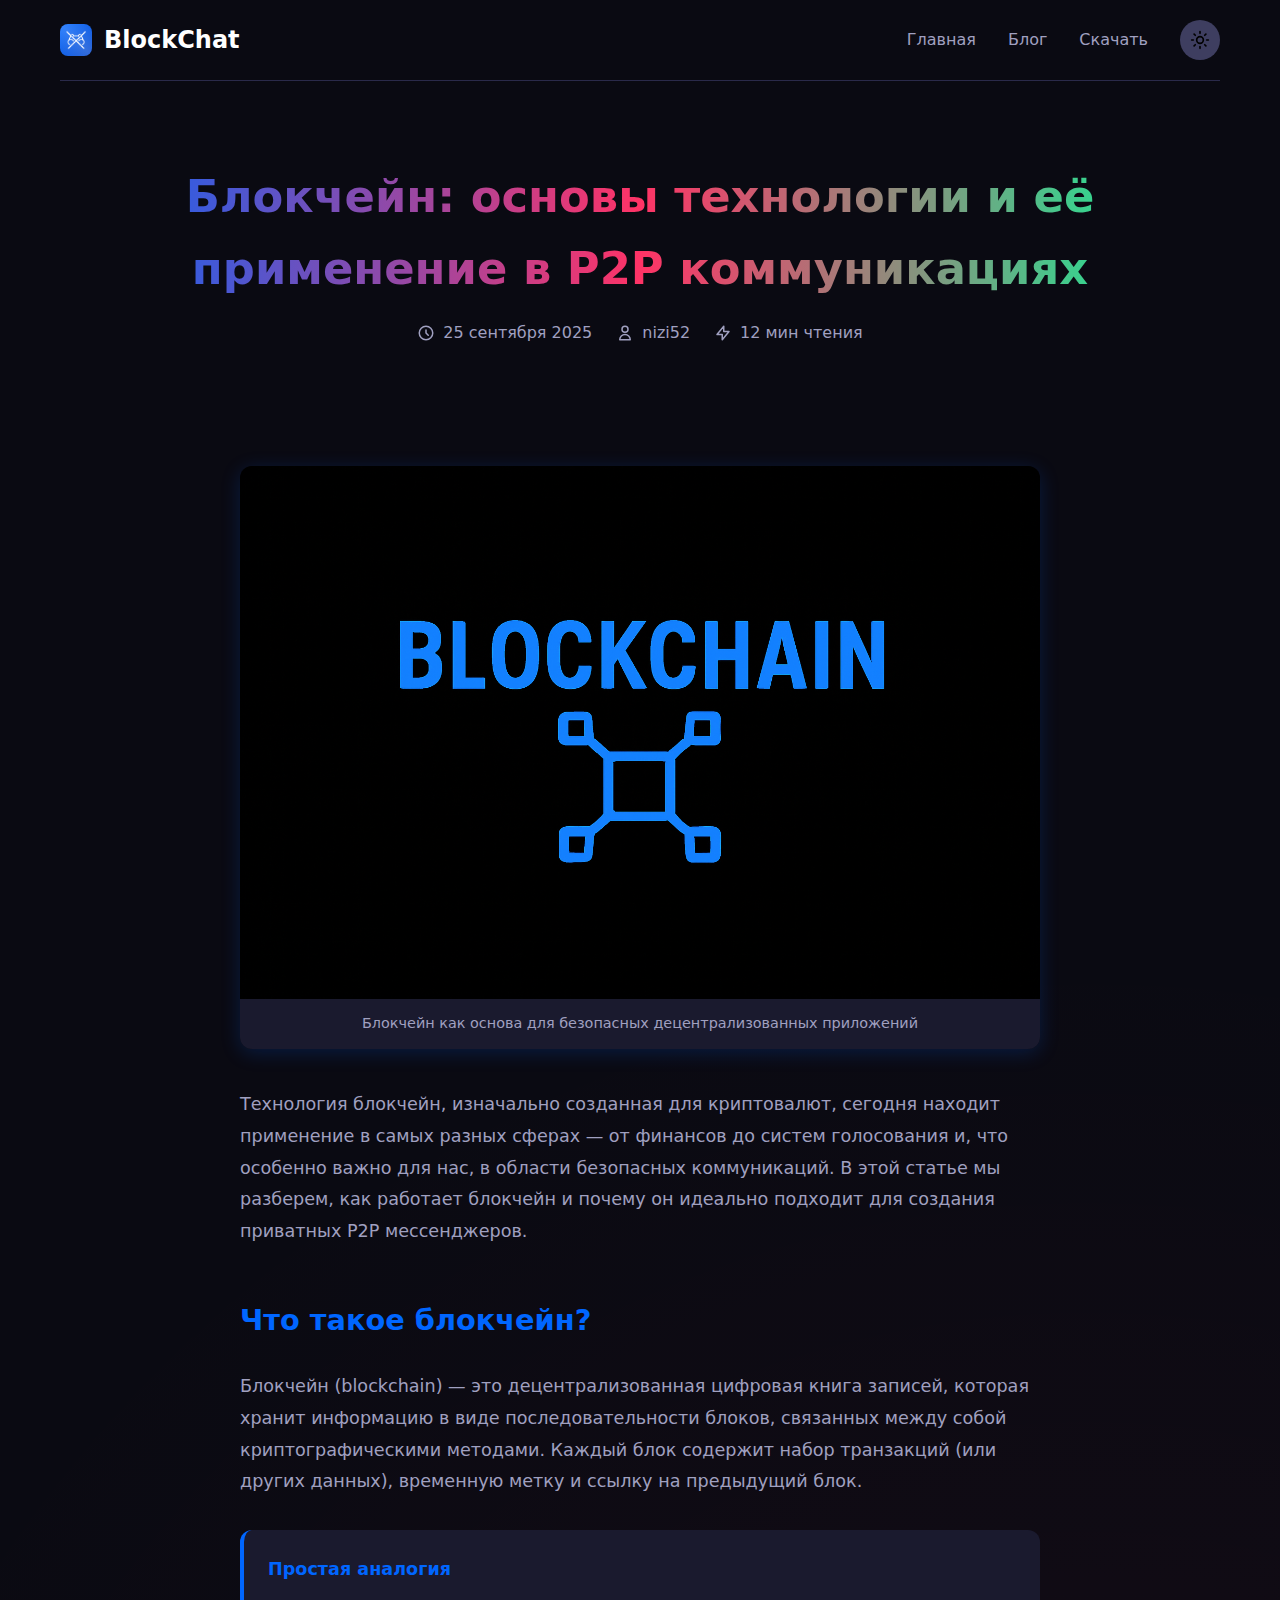
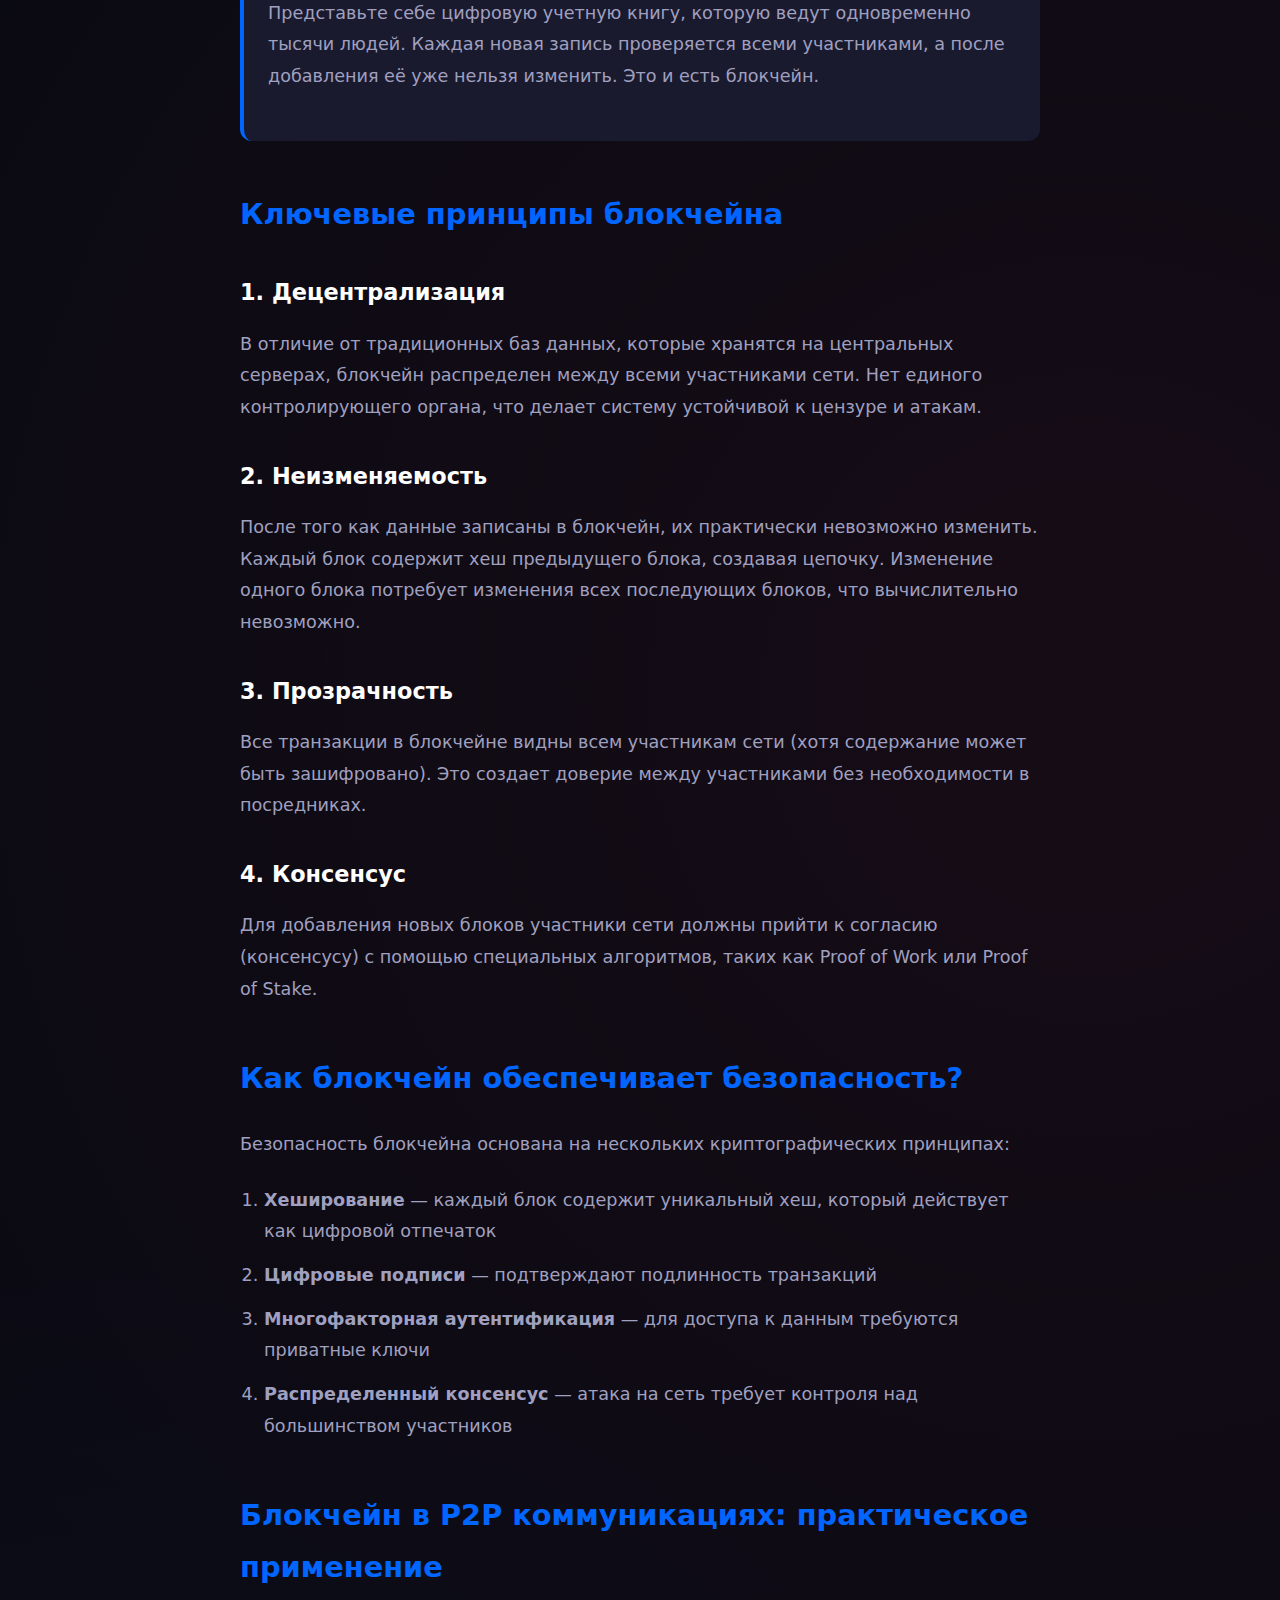
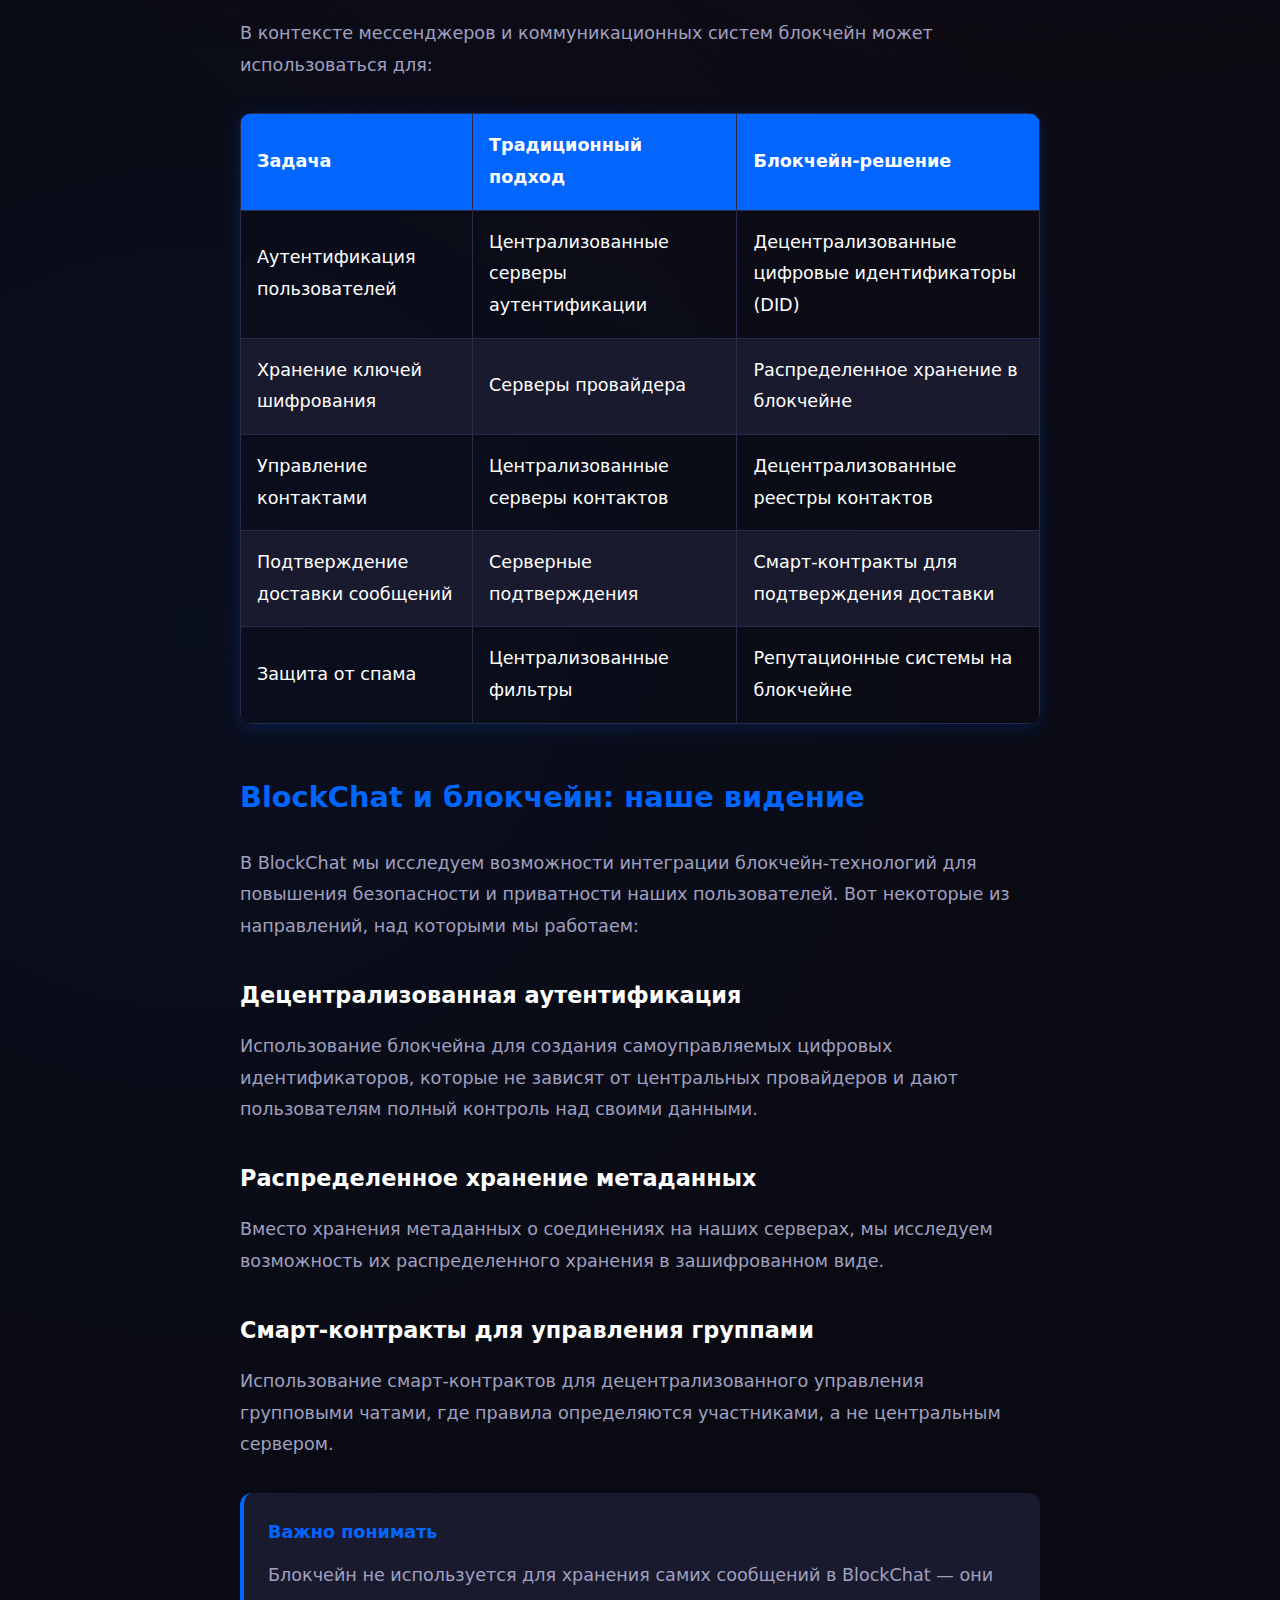
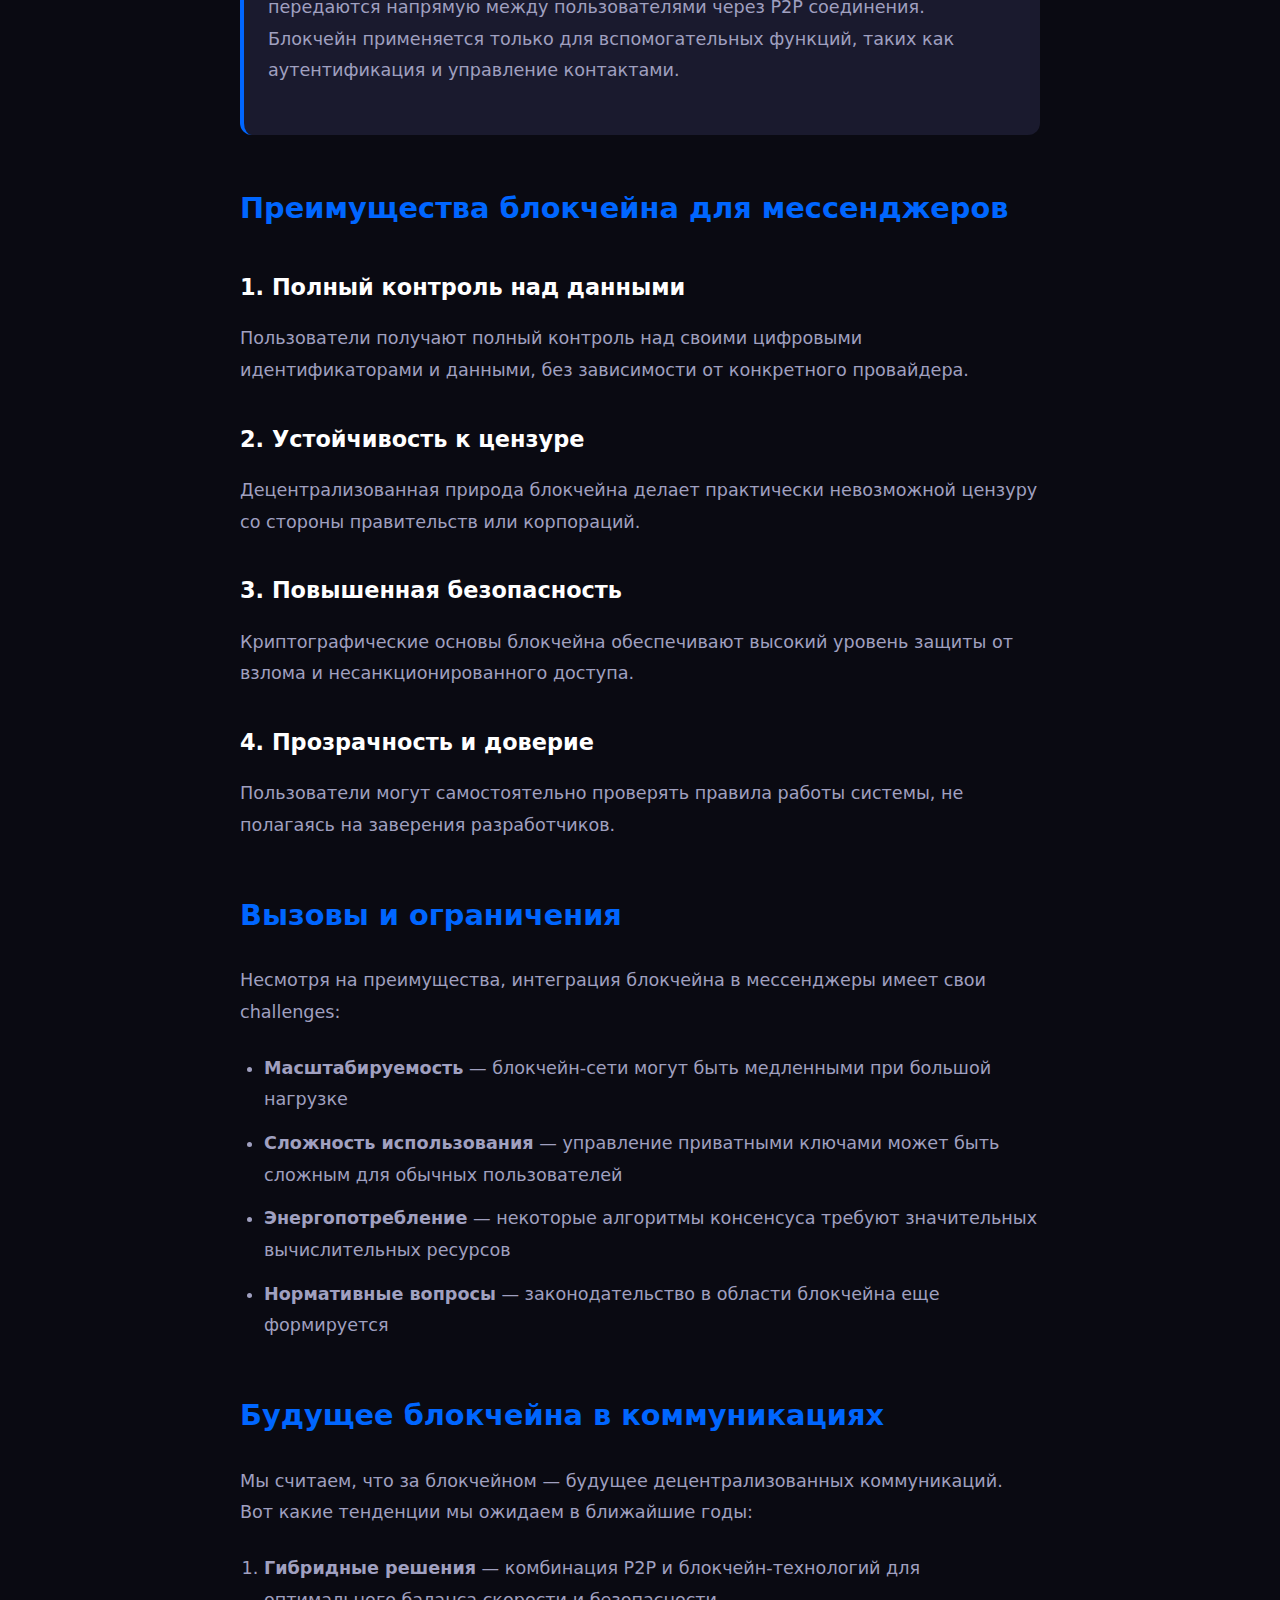
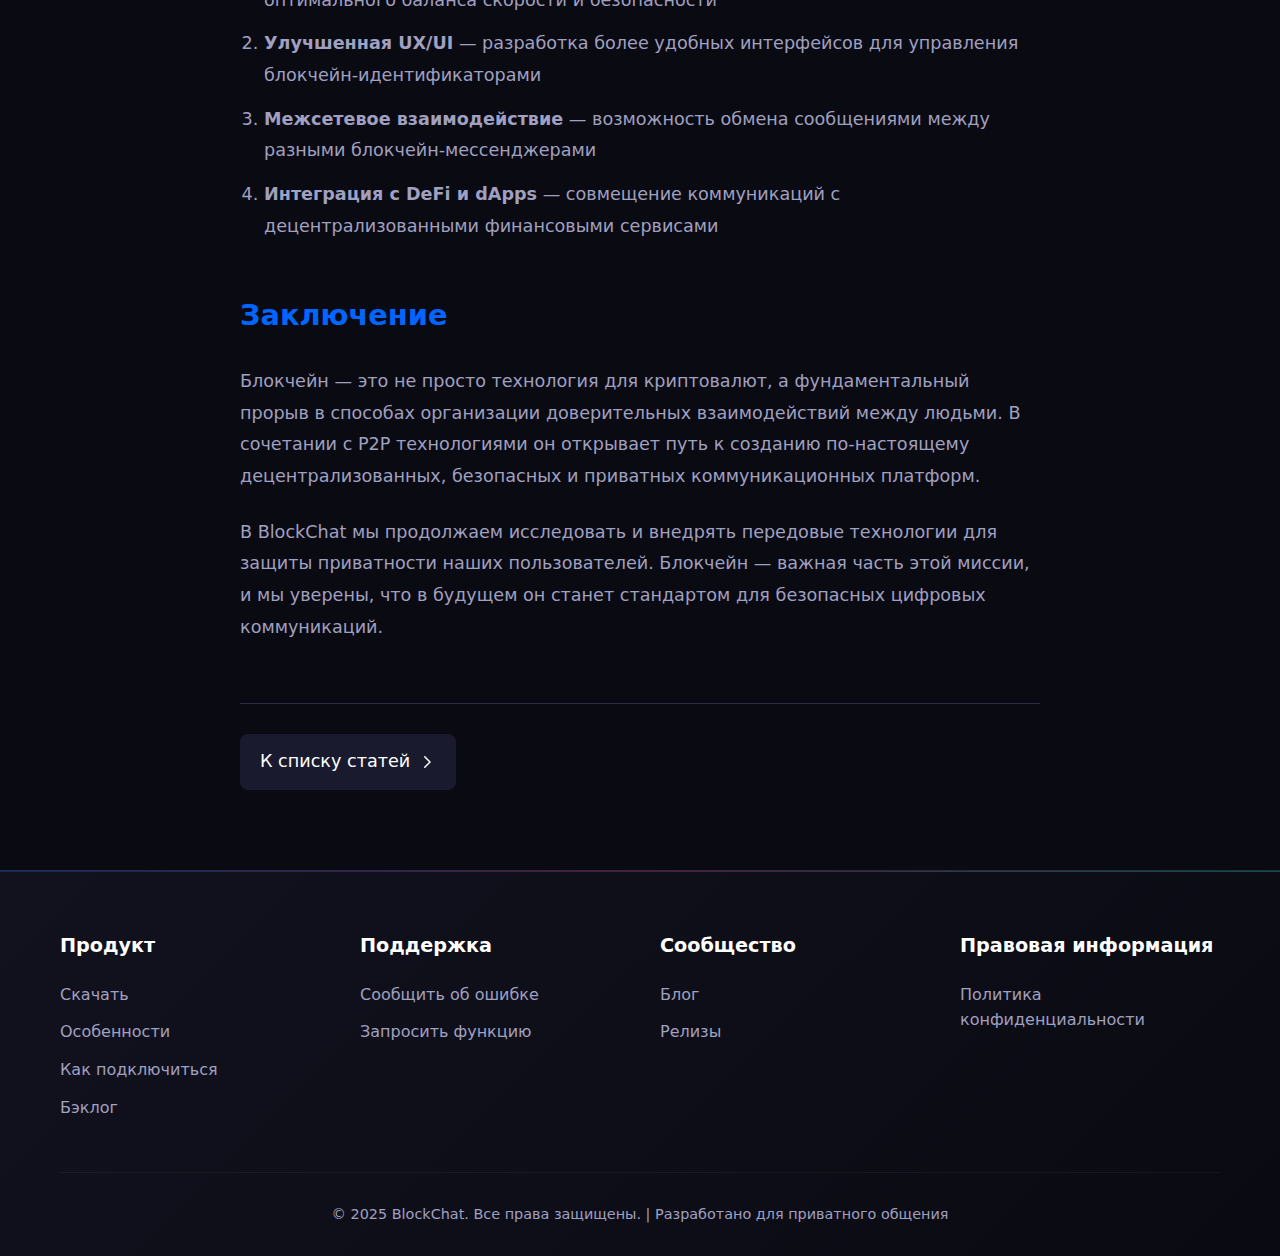
<file: posts/blockchain-post.html>
<!DOCTYPE html>
<html lang="ru" data-theme="dark">
<head>
    <meta charset="UTF-8">
    <meta name="viewport" content="width=device-width, initial-scale=1.0">
    <title>Блокчейн: основы технологии и её применение в P2P коммуникациях - Блог BlockChat</title>
    <link rel="shortcut icon" href="../images/icon.png">
    <meta name="description" content="Узнайте, как технология блокчейн работает, почему она безопасна и как применяется в децентрализованных P2P мессенджерах для повышения приватности.">
    <meta name="keywords" content="блокчейн, blockchain, P2P, децентрализация, безопасность, BlockChat, криптография">
    <link rel="stylesheet" href="../css/posts.css">
</head>
<body>
    <div class="container">
        <nav>
            <div class="logo">
                <div class="logo-icon">
                    <img src="../images/logo-white.png" width="30px"/>
                </div>
                <a href="../index.html">BlockChat</a>
            </div>
            <div class="nav-links">
                <a href="../index.html" class="nav-link">Главная</a>
                <a href="../blogs.html" class="nav-link">Блог</a>
                <a href="../download.html" class="nav-link">Скачать</a>
                <button class="theme-toggle" id="themeToggle" aria-label="Переключить тему">
                    <svg width="20" height="20" viewBox="0 0 24 24" fill="none" xmlns="http://www.w3.org/2000/svg">
                        <path d="M12 16C14.2091 16 16 14.2091 16 12C16 9.79086 14.2091 8 12 8C9.79086 8 8 9.79086 8 12C8 14.2091 9.79086 16 12 16Z" stroke="currentColor" stroke-width="2" stroke-linecap="round" stroke-linejoin="round" />
                        <path d="M12 2V4" stroke="currentColor" stroke-width="2" stroke-linecap="round" stroke-linejoin="round" />
                        <path d="M12 20V22" stroke="currentColor" stroke-width="2" stroke-linecap="round" stroke-linejoin="round" />
                        <path d="M4.93 4.93L6.34 6.34" stroke="currentColor" stroke-width="2" stroke-linecap="round" stroke-linejoin="round" />
                        <path d="M17.66 17.66L19.07 19.07" stroke="currentColor" stroke-width="2" stroke-linecap="round" stroke-linejoin="round" />
                        <path d="M2 12H4" stroke="currentColor" stroke-width="2" stroke-linecap="round" stroke-linejoin="round" />
                        <path d="M20 12H22" stroke="currentColor" stroke-width="2" stroke-linecap="round" stroke-linejoin="round" />
                        <path d="M6.34 17.66L4.93 19.07" stroke="currentColor" stroke-width="2" stroke-linecap="round" stroke-linejoin="round" />
                        <path d="M19.07 4.93L17.66 6.34" stroke="currentColor" stroke-width="2" stroke-linecap="round" stroke-linejoin="round" />
                    </svg>
                </button>
            </div>
        </nav>
    </div>

    <article class="article">
        <div class="container">
            <header class="article-hero">
                <h1>Блокчейн: основы технологии и её применение в P2P коммуникациях</h1>
                <div class="article-meta">
                    <div class="article-meta-item">
                        <svg width="18" height="18" viewBox="0 0 24 24" fill="none" xmlns="http://www.w3.org/2000/svg">
                            <path d="M12 8v4l3 3m6-3a9 9 0 11-18 0 9 9 0 0118 0z" stroke="currentColor" stroke-width="2" stroke-linecap="round" stroke-linejoin="round"/>
                        </svg>
                        <span>25 сентября 2025</span>
                    </div>
                    <div class="article-meta-item">
                        <svg width="18" height="18" viewBox="0 0 24 24" fill="none" xmlns="http://www.w3.org/2000/svg">
                            <path d="M16 7a4 4 0 11-8 0 4 4 0 018 0zM12 14a7 7 0 00-7 7h14a7 7 0 00-7-7z" stroke="currentColor" stroke-width="2" stroke-linecap="round" stroke-linejoin="round"/>
                        </svg>
                        <a href="https://nizi52.github.io/" target="_blank">nizi52</a>
                    </div>
                    <div class="article-meta-item">
                        <svg width="18" height="18" viewBox="0 0 24 24" fill="none" xmlns="http://www.w3.org/2000/svg">
                            <path d="M13 10V3L4 14h7v7l9-11h-7z" stroke="currentColor" stroke-width="2" stroke-linecap="round" stroke-linejoin="round"/>
                        </svg>
                        <span>12 мин чтения</span>
                    </div>
                </div>
            </header>

            <div class="article-content">
                <figure class="article-image">
                    <img src="../images/blockchain-post.png" alt="Блокчейн технология - децентрализованная сеть">
                    <figcaption>Блокчейн как основа для безопасных децентрализованных приложений</figcaption>
                </figure>

                <p>Технология блокчейн, изначально созданная для криптовалют, сегодня находит применение в самых разных сферах — от финансов до систем голосования и, что особенно важно для нас, в области безопасных коммуникаций. В этой статье мы разберем, как работает блокчейн и почему он идеально подходит для создания приватных P2P мессенджеров.</p>

                <h2>Что такое блокчейн?</h2>

                <p>Блокчейн (blockchain) — это децентрализованная цифровая книга записей, которая хранит информацию в виде последовательности блоков, связанных между собой криптографическими методами. Каждый блок содержит набор транзакций (или других данных), временную метку и ссылку на предыдущий блок.</p>

                <div class="info-box">
                    <h4>Простая аналогия</h4>
                    <p>Представьте себе цифровую учетную книгу, которую ведут одновременно тысячи людей. Каждая новая запись проверяется всеми участниками, а после добавления её уже нельзя изменить. Это и есть блокчейн.</p>
                </div>

                <h2>Ключевые принципы блокчейна</h2>

                <h3>1. Децентрализация</h3>
                <p>В отличие от традиционных баз данных, которые хранятся на центральных серверах, блокчейн распределен между всеми участниками сети. Нет единого контролирующего органа, что делает систему устойчивой к цензуре и атакам.</p>

                <h3>2. Неизменяемость</h3>
                <p>После того как данные записаны в блокчейн, их практически невозможно изменить. Каждый блок содержит хеш предыдущего блока, создавая цепочку. Изменение одного блока потребует изменения всех последующих блоков, что вычислительно невозможно.</p>

                <h3>3. Прозрачность</h3>
                <p>Все транзакции в блокчейне видны всем участникам сети (хотя содержание может быть зашифровано). Это создает доверие между участниками без необходимости в посредниках.</p>

                <h3>4. Консенсус</h3>
                <p>Для добавления новых блоков участники сети должны прийти к согласию (консенсусу) с помощью специальных алгоритмов, таких как Proof of Work или Proof of Stake.</p>

                <h2>Как блокчейн обеспечивает безопасность?</h2>

                <p>Безопасность блокчейна основана на нескольких криптографических принципах:</p>

                <ol>
                    <li><strong>Хеширование</strong> — каждый блок содержит уникальный хеш, который действует как цифровой отпечаток</li>
                    <li><strong>Цифровые подписи</strong> — подтверждают подлинность транзакций</li>
                    <li><strong>Многофакторная аутентификация</strong> — для доступа к данным требуются приватные ключи</li>
                    <li><strong>Распределенный консенсус</strong> — атака на сеть требует контроля над большинством участников</li>
                </ol>

                <h2>Блокчейн в P2P коммуникациях: практическое применение</h2>

                <p>В контексте мессенджеров и коммуникационных систем блокчейн может использоваться для:</p>

                <table class="comparison-table">
                    <thead>
                        <tr>
                            <th>Задача</th>
                            <th>Традиционный подход</th>
                            <th>Блокчейн-решение</th>
                        </tr>
                    </thead>
                    <tbody>
                        <tr>
                            <td>Аутентификация пользователей</td>
                            <td>Централизованные серверы аутентификации</td>
                            <td>Децентрализованные цифровые идентификаторы (DID)</td>
                        </tr>
                        <tr>
                            <td>Хранение ключей шифрования</td>
                            <td>Серверы провайдера</td>
                            <td>Распределенное хранение в блокчейне</td>
                        </tr>
                        <tr>
                            <td>Управление контактами</td>
                            <td>Централизованные серверы контактов</td>
                            <td>Децентрализованные реестры контактов</td>
                        </tr>
                        <tr>
                            <td>Подтверждение доставки сообщений</td>
                            <td>Серверные подтверждения</td>
                            <td>Смарт-контракты для подтверждения доставки</td>
                        </tr>
                        <tr>
                            <td>Защита от спама</td>
                            <td>Централизованные фильтры</td>
                            <td>Репутационные системы на блокчейне</td>
                        </tr>
                    </tbody>
                </table>

                <h2>BlockChat и блокчейн: наше видение</h2>

                <p>В BlockChat мы исследуем возможности интеграции блокчейн-технологий для повышения безопасности и приватности наших пользователей. Вот некоторые из направлений, над которыми мы работаем:</p>

                <h3>Децентрализованная аутентификация</h3>
                <p>Использование блокчейна для создания самоуправляемых цифровых идентификаторов, которые не зависят от центральных провайдеров и дают пользователям полный контроль над своими данными.</p>

                <h3>Распределенное хранение метаданных</h3>
                <p>Вместо хранения метаданных о соединениях на наших серверах, мы исследуем возможность их распределенного хранения в зашифрованном виде.</p>

                <h3>Смарт-контракты для управления группами</h3>
                <p>Использование смарт-контрактов для децентрализованного управления групповыми чатами, где правила определяются участниками, а не центральным сервером.</p>

                <div class="info-box">
                    <h4>Важно понимать</h4>
                    <p>Блокчейн не используется для хранения самих сообщений в BlockChat — они передаются напрямую между пользователями через P2P соединения. Блокчейн применяется только для вспомогательных функций, таких как аутентификация и управление контактами.</p>
                </div>

                <h2>Преимущества блокчейна для мессенджеров</h2>

                <h3>1. Полный контроль над данными</h3>
                <p>Пользователи получают полный контроль над своими цифровыми идентификаторами и данными, без зависимости от конкретного провайдера.</p>

                <h3>2. Устойчивость к цензуре</h3>
                <p>Децентрализованная природа блокчейна делает практически невозможной цензуру со стороны правительств или корпораций.</p>

                <h3>3. Повышенная безопасность</h3>
                <p>Криптографические основы блокчейна обеспечивают высокий уровень защиты от взлома и несанкционированного доступа.</p>

                <h3>4. Прозрачность и доверие</h3>
                <p>Пользователи могут самостоятельно проверять правила работы системы, не полагаясь на заверения разработчиков.</p>

                <h2>Вызовы и ограничения</h2>

                <p>Несмотря на преимущества, интеграция блокчейна в мессенджеры имеет свои challenges:</p>

                <ul>
                    <li><strong>Масштабируемость</strong> — блокчейн-сети могут быть медленными при большой нагрузке</li>
                    <li><strong>Сложность использования</strong> — управление приватными ключами может быть сложным для обычных пользователей</li>
                    <li><strong>Энергопотребление</strong> — некоторые алгоритмы консенсуса требуют значительных вычислительных ресурсов</li>
                    <li><strong>Нормативные вопросы</strong> — законодательство в области блокчейна еще формируется</li>
                </ul>

                <h2>Будущее блокчейна в коммуникациях</h2>

                <p>Мы считаем, что за блокчейном — будущее децентрализованных коммуникаций. Вот какие тенденции мы ожидаем в ближайшие годы:</p>

                <ol>
                    <li><strong>Гибридные решения</strong> — комбинация P2P и блокчейн-технологий для оптимального баланса скорости и безопасности</li>
                    <li><strong>Улучшенная UX/UI</strong> — разработка более удобных интерфейсов для управления блокчейн-идентификаторами</li>
                    <li><strong>Межсетевое взаимодействие</strong> — возможность обмена сообщениями между разными блокчейн-мессенджерами</li>
                    <li><strong>Интеграция с DeFi и dApps</strong> — совмещение коммуникаций с децентрализованными финансовыми сервисами</li>
                </ol>

                <h2>Заключение</h2>

                <p>Блокчейн — это не просто технология для криптовалют, а фундаментальный прорыв в способах организации доверительных взаимодействий между людьми. В сочетании с P2P технологиями он открывает путь к созданию по-настоящему децентрализованных, безопасных и приватных коммуникационных платформ.</p>

                <p>В BlockChat мы продолжаем исследовать и внедрять передовые технологии для защиты приватности наших пользователей. Блокчейн — важная часть этой миссии, и мы уверены, что в будущем он станет стандартом для безопасных цифровых коммуникаций.</p>

                <div class="article-navigation">
                    <a href="../blogs.html" class="nav-button">
                        К списку статей
                        <svg width="18" height="18" viewBox="0 0 24 24" fill="none" xmlns="http://www.w3.org/2000/svg">
                            <path d="M9 5l7 7-7 7" stroke="currentColor" stroke-width="2" stroke-linecap="round" stroke-linejoin="round"/>
                        </svg>
                    </a>
                </div>
            </div>
        </div>
    </article>

    <div id="modal" class="modal">
      <div class="modal-content">
        <div class="modal-header">
          <h3>Временно недоступно</h3>
          <button class="modal-close" id="modalClose">
            <svg width="20" height="20" viewBox="0 0 24 24" fill="none" xmlns="http://www.w3.org/2000/svg">
              <path d="M18 6L6 18M6 6l12 12" stroke="currentColor" stroke-width="2" stroke-linecap="round" stroke-linejoin="round"/>
            </svg>
          </button>
        </div>
        <div class="modal-body">
          <div class="modal-icon">
            <svg width="48" height="48" viewBox="0 0 24 24" fill="none" xmlns="http://www.w3.org/2000/svg">
              <path d="M12 9v2m0 4h.01m-6.938 4h13.856c1.54 0 2.502-1.667 1.732-3L13.732 4c-.77-1.333-2.694-1.333-3.464 0L3.34 16c-.77 1.333.192 3 1.732 3z" stroke="var(--warning)" stroke-width="2" stroke-linecap="round" stroke-linejoin="round"/>
            </svg>
          </div>
          <p>Данная функция находится в разработке. Мы работаем над улучшением сайта и скоро добавим эту возможность.</p>
        </div>
        <div class="modal-footer">
          <button class="btn btn-primary" id="modalOk">Понятно</button>
        </div>
      </div>
    </div>

    <footer>
      <div class="container">
        <div class="footer-content">
          <div class="footer-column">
            <h3>Продукт</h3>
            <ul class="footer-links">
              <li><a href="../download.html">Скачать</a></li>
              <li><a href="../index.html#features">Особенности</a></li>
              <li><a href="../index.html#how-it-works">Как подключиться</a></li>
              <li><a href="../index.html#backlog">Бэклог</a></li>
            </ul>
          </div>
          <div class="footer-column">
            <h3>Поддержка</h3>
            <ul class="footer-links">
              <li><a href="#" class="modal-link">Сообщить об ошибке</a></li>
              <li><a href="#" class="modal-link">Запросить функцию</a></li>
            </ul>
          </div>
          <div class="footer-column">
            <h3>Сообщество</h3>
            <ul class="footer-links">
              <li><a href="../blogs.html">Блог</a></li>
              <li><a href="#" class="modal-link">Релизы</a></li>
            </ul>
          </div>
          <div class="footer-column">
              <h3>Правовая информация</h3>
              <ul class="footer-links">
                  <li><a href="../privacy.html">Политика конфиденциальности</a></li>
              </ul>
          </div>
        </div>
        <div class="footer-bottom">
          <p>© 2025 BlockChat. Все права защищены. | Разработано для приватного общения</p>
        </div>
      </div>
    </footer>

    <script>
        // Переключение темы
        const themeToggle = document.getElementById('themeToggle');
        const html = document.documentElement;
        
        themeToggle.addEventListener('click', () => {
            const currentTheme = html.getAttribute('data-theme');
            const newTheme = currentTheme === 'dark' ? 'light' : 'dark';
            html.setAttribute('data-theme', newTheme);
            localStorage.setItem('theme', newTheme);
        });
        
        // Проверка сохраненной темы
        const savedTheme = localStorage.getItem('theme');
        if (savedTheme) {
            html.setAttribute('data-theme', savedTheme);
        }
        
        // Модальное окно - получение элементов
        const modal = document.getElementById('modal');
        const modalClose = document.getElementById('modalClose');
        const modalOk = document.getElementById('modalOk');
        const modalLinks = document.querySelectorAll('.modal-link');
        
        // Функция открытия модального окна
        function showModal() {
            modal.classList.add('show');
            document.body.style.overflow = 'hidden';
        }
        
        // Функция закрытия модального окна
        function closeModal() {
            modal.classList.remove('show');
            document.body.style.overflow = 'auto';
        }
        
        // Обработчики событий для модального окна
        modalClose.addEventListener('click', closeModal);
        modalOk.addEventListener('click', closeModal);
        
        // Обработчики для ссылок, открывающих модальное окно
        modalLinks.forEach(link => {
            link.addEventListener('click', function(e) {
                e.preventDefault();
                showModal();
            });
        });
        
        // Закрытие модального окна при клике вне его
        modal.addEventListener('click', function(e) {
            if (e.target === this) {
                closeModal();
            }
        });
        
        // Закрытие модального окна по ESC
        document.addEventListener('keydown', function(e) {
            if (e.key === 'Escape') {
                closeModal();
            }
        });
    </script>
</body>
</html>
</file>
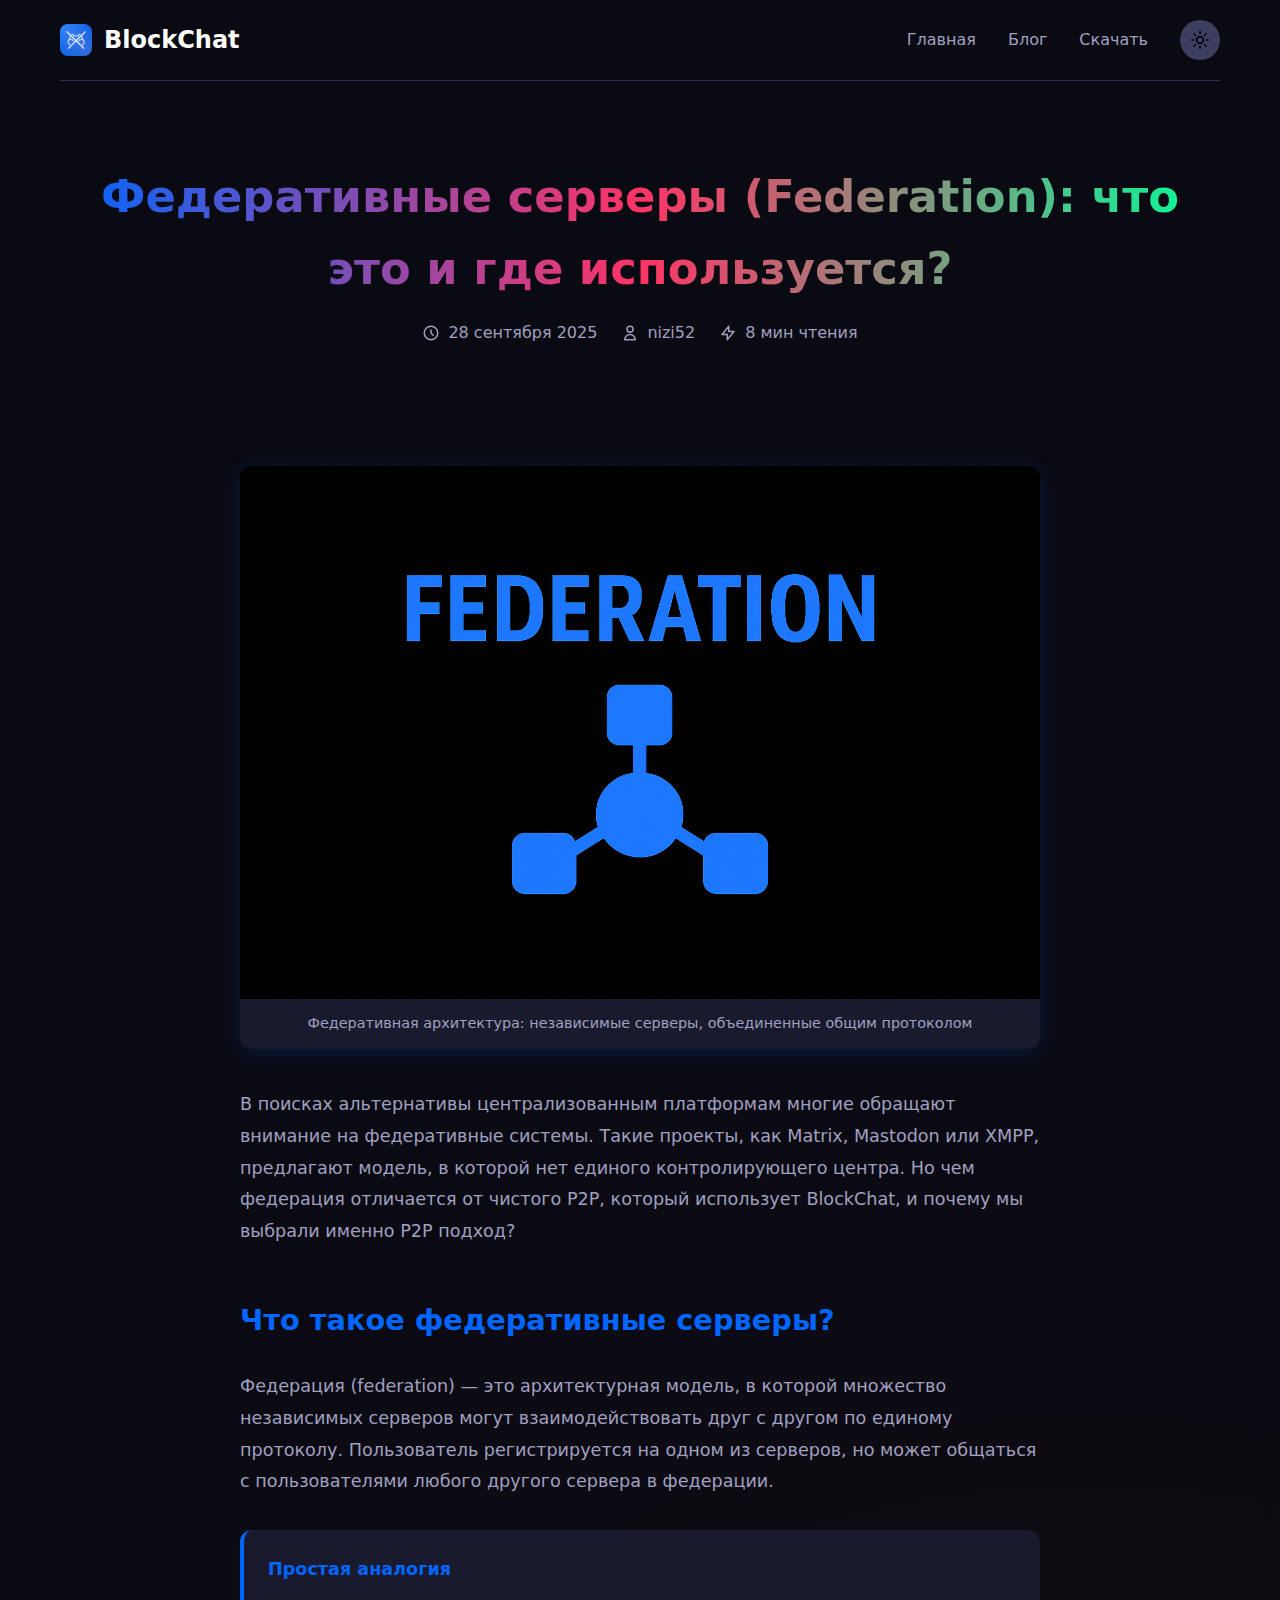
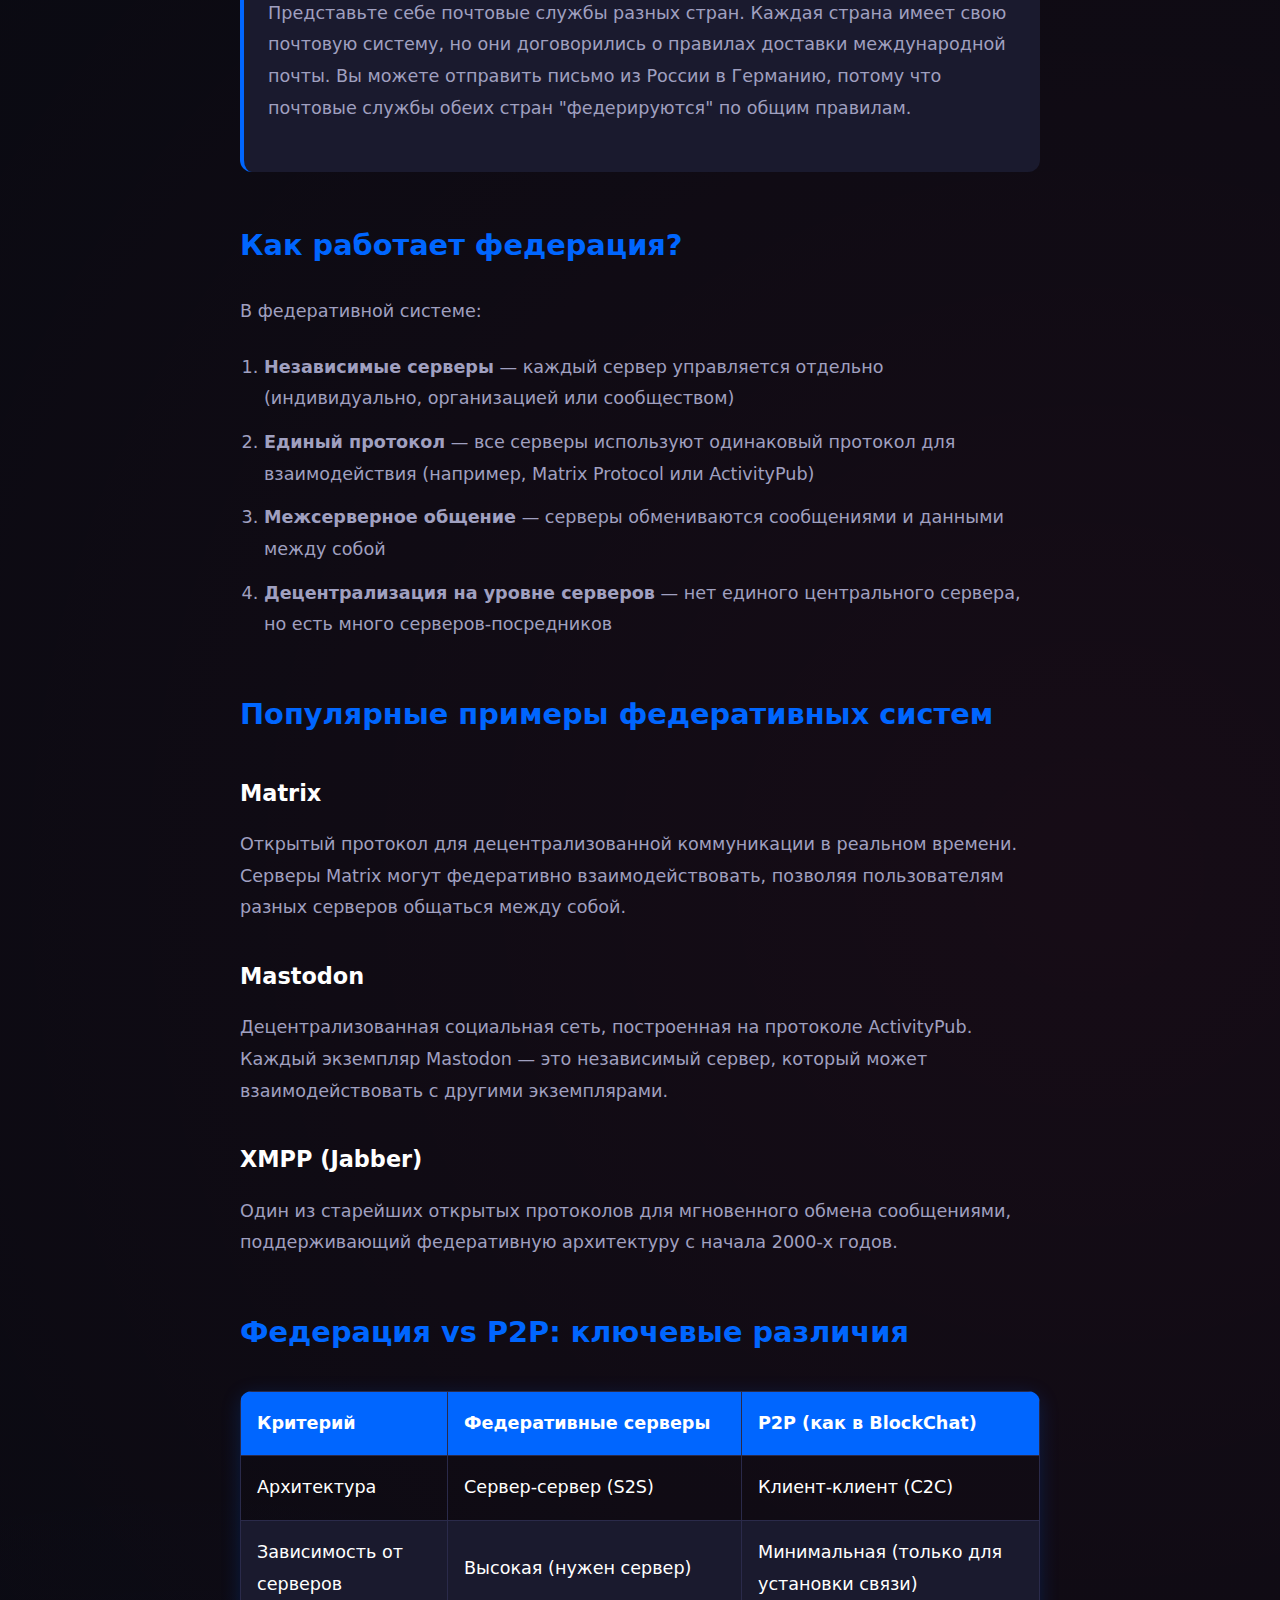
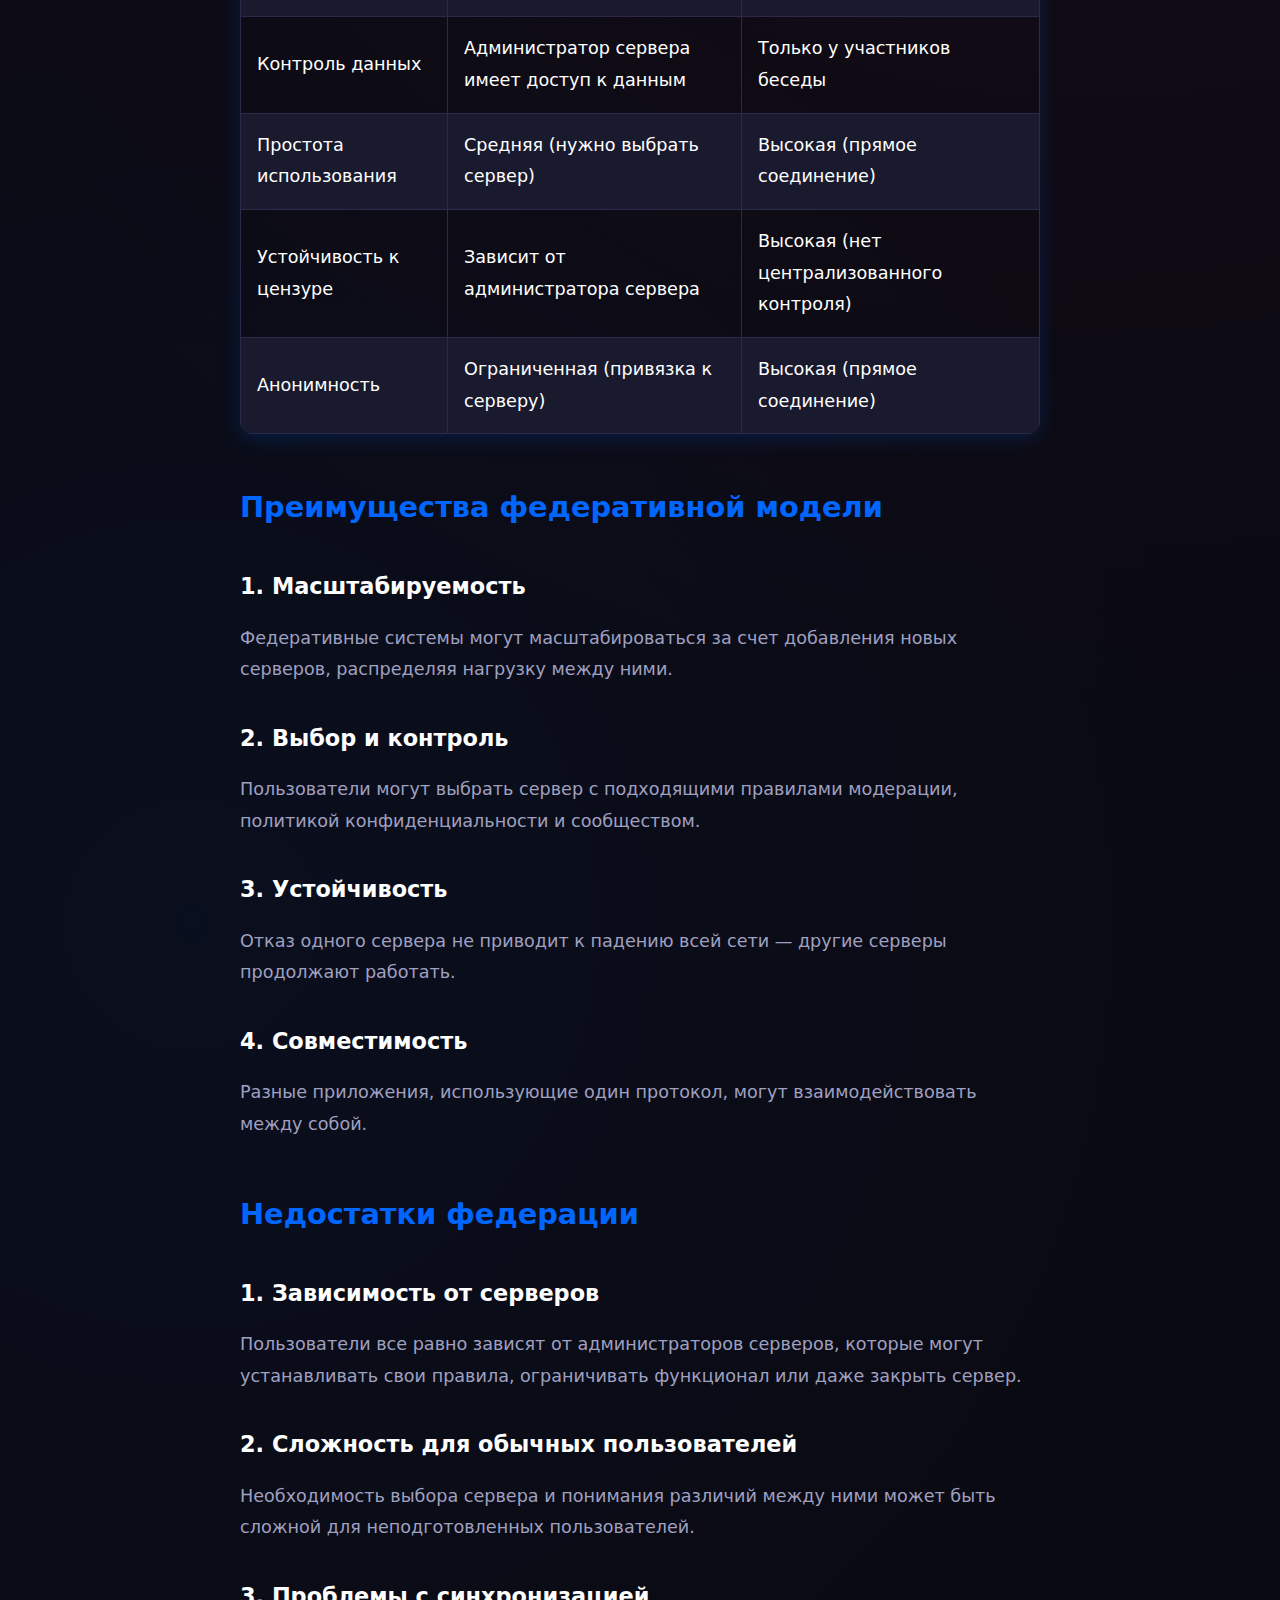
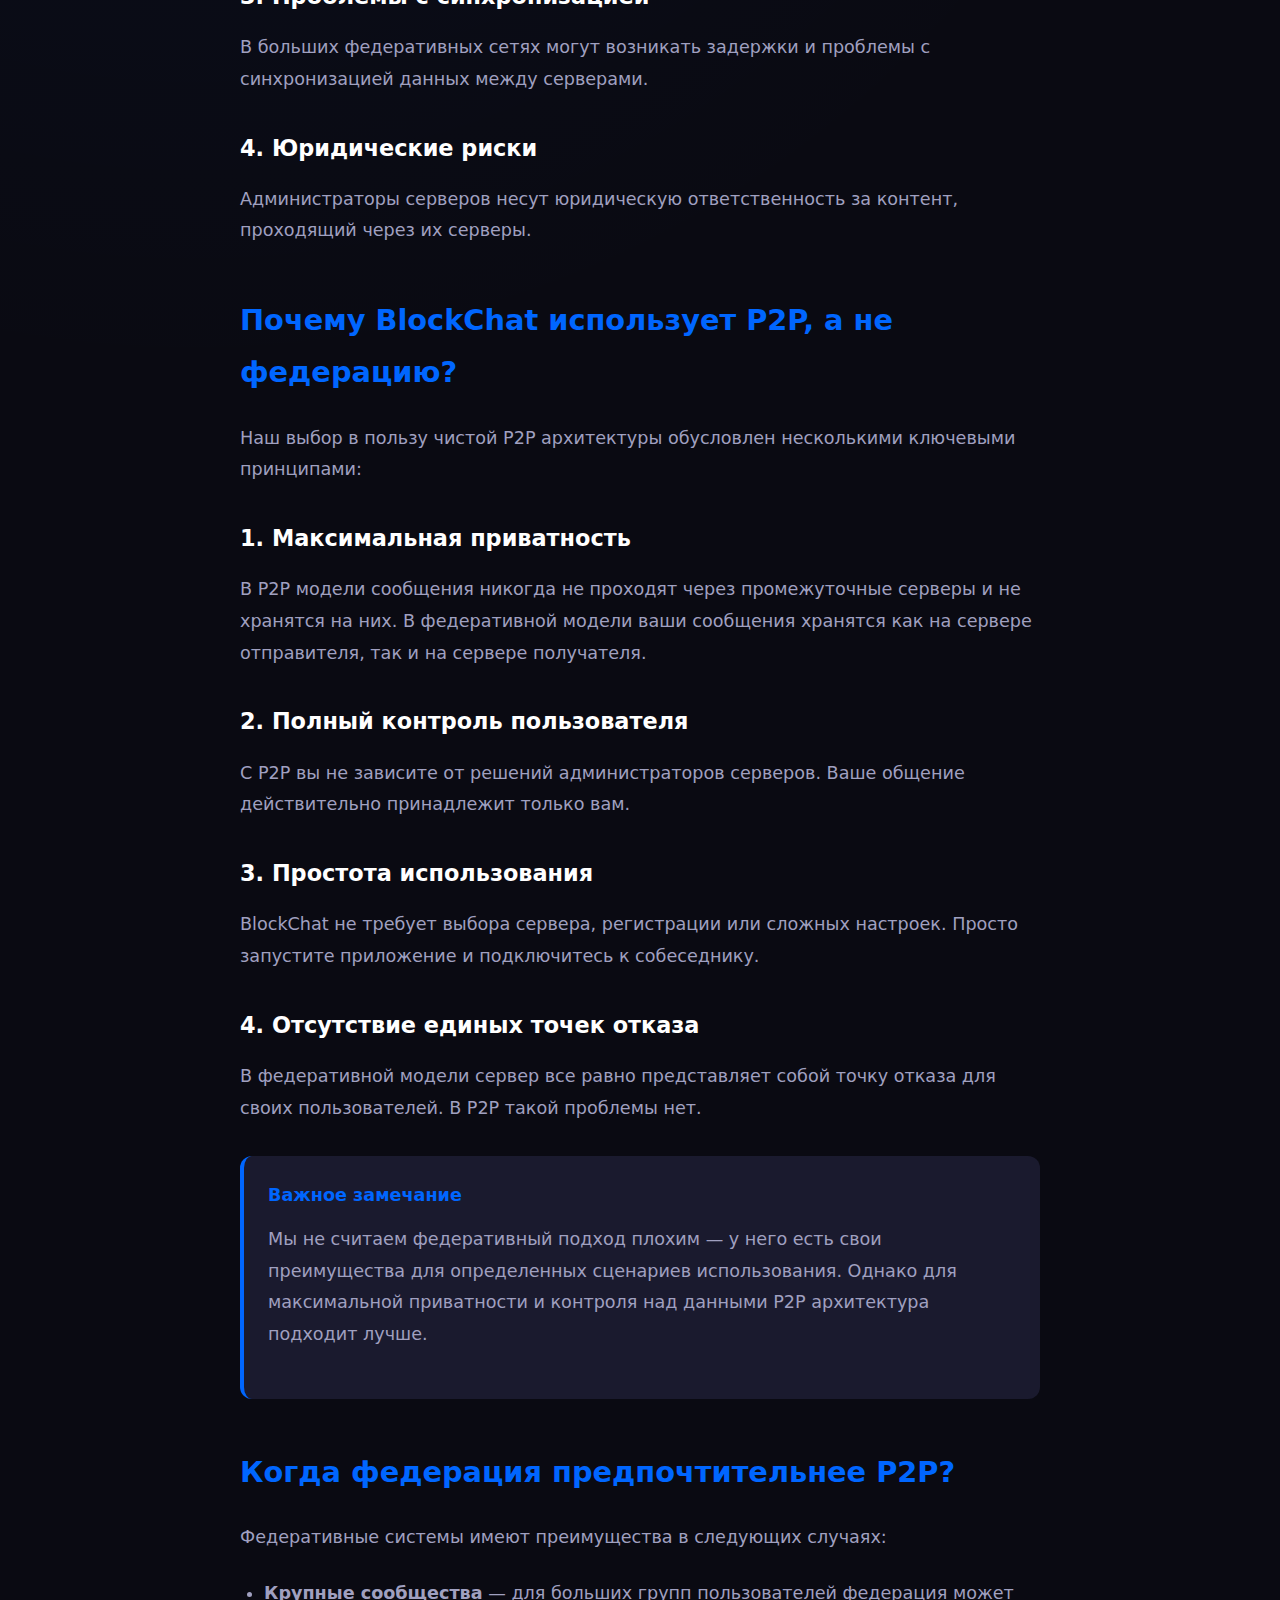
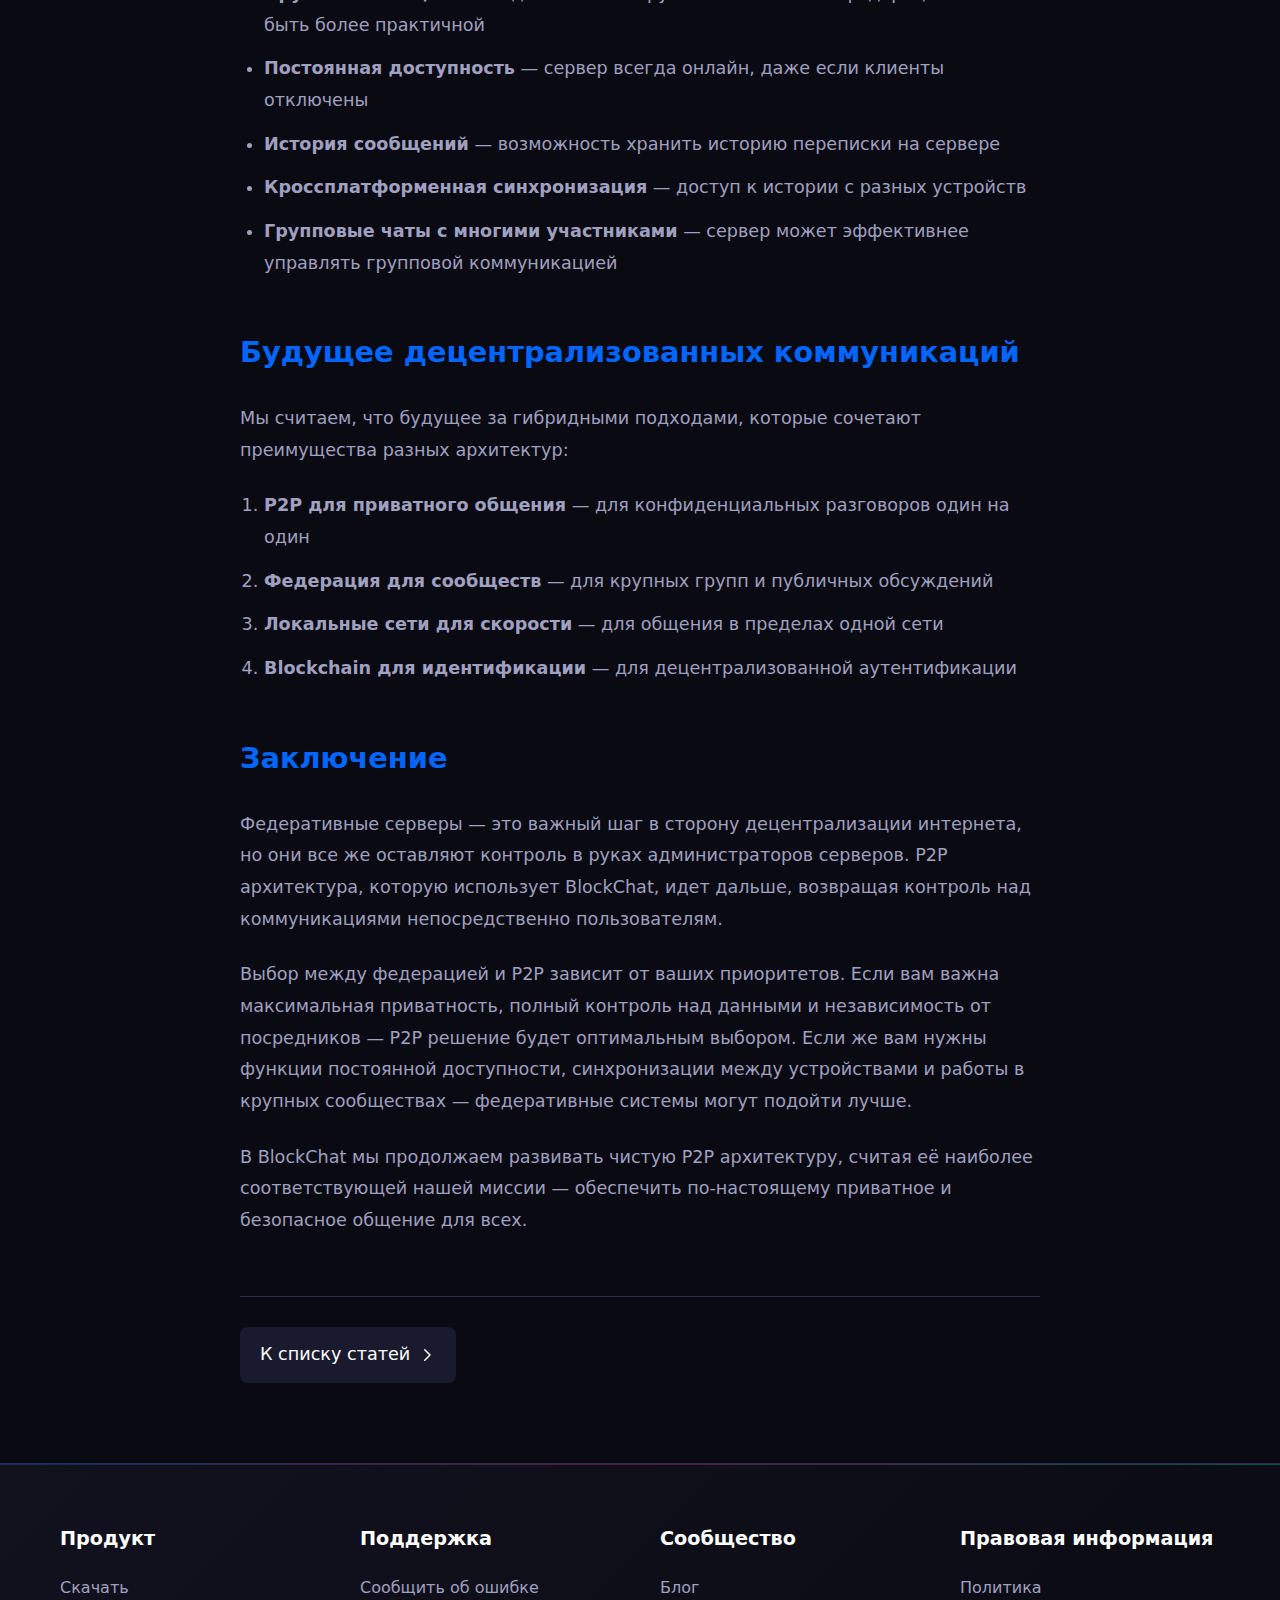
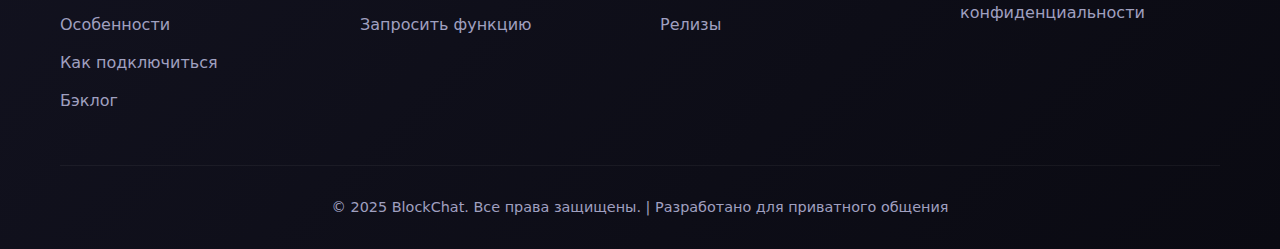
<file: posts/federation-post.html>
<!DOCTYPE html>
<html lang="ru" data-theme="dark">
<head>
    <meta charset="UTF-8">
    <meta name="viewport" content="width=device-width, initial-scale=1.0">
    <title>Федеративные серверы (Federation): что это и где используется? - Блог BlockChat</title>
    <link rel="shortcut icon" href="../images/icon.png">
    <meta name="description" content="Узнайте, что такое федеративные серверы, как они работают в таких мессенджерах, как Matrix и Mastodon, и чем они отличаются от чистой P2P архитектуры BlockChat.">
    <meta name="keywords" content="федерация, федеративные серверы, federation, Matrix, Mastodon, децентрализация, P2P, BlockChat, сервер">
    <link rel="stylesheet" href="../css/posts.css">
</head>
<body>
    <div class="container">
        <nav>
            <div class="logo">
                <div class="logo-icon">
                    <img src="../images/logo-white.png" width="30px"/>
                </div>
                <a href="../index.html">BlockChat</a>
            </div>
            <div class="nav-links">
                <a href="../index.html" class="nav-link">Главная</a>
                <a href="../blogs.html" class="nav-link">Блог</a>
                <a href="../download.html" class="nav-link">Скачать</a>
                <button class="theme-toggle" id="themeToggle" aria-label="Переключить тему">
                    <svg width="20" height="20" viewBox="0 0 24 24" fill="none" xmlns="http://www.w3.org/2000/svg">
                        <path d="M12 16C14.2091 16 16 14.2091 16 12C16 9.79086 14.2091 8 12 8C9.79086 8 8 9.79086 8 12C8 14.2091 9.79086 16 12 16Z" stroke="currentColor" stroke-width="2" stroke-linecap="round" stroke-linejoin="round" />
                        <path d="M12 2V4" stroke="currentColor" stroke-width="2" stroke-linecap="round" stroke-linejoin="round" />
                        <path d="M12 20V22" stroke="currentColor" stroke-width="2" stroke-linecap="round" stroke-linejoin="round" />
                        <path d="M4.93 4.93L6.34 6.34" stroke="currentColor" stroke-width="2" stroke-linecap="round" stroke-linejoin="round" />
                        <path d="M17.66 17.66L19.07 19.07" stroke="currentColor" stroke-width="2" stroke-linecap="round" stroke-linejoin="round" />
                        <path d="M2 12H4" stroke="currentColor" stroke-width="2" stroke-linecap="round" stroke-linejoin="round" />
                        <path d="M20 12H22" stroke="currentColor" stroke-width="2" stroke-linecap="round" stroke-linejoin="round" />
                        <path d="M6.34 17.66L4.93 19.07" stroke="currentColor" stroke-width="2" stroke-linecap="round" stroke-linejoin="round" />
                        <path d="M19.07 4.93L17.66 6.34" stroke="currentColor" stroke-width="2" stroke-linecap="round" stroke-linejoin="round" />
                    </svg>
                </button>
            </div>
        </nav>
    </div>

    <article class="article">
        <div class="container">
            <header class="article-hero">
                <h1>Федеративные серверы (Federation): что это и где используется?</h1>
                <div class="article-meta">
                    <div class="article-meta-item">
                        <svg width="18" height="18" viewBox="0 0 24 24" fill="none" xmlns="http://www.w3.org/2000/svg">
                            <path d="M12 8v4l3 3m6-3a9 9 0 11-18 0 9 9 0 0118 0z" stroke="currentColor" stroke-width="2" stroke-linecap="round" stroke-linejoin="round"/>
                        </svg>
                        <span>28 сентября 2025</span>
                    </div>
                    <div class="article-meta-item">
                        <svg width="18" height="18" viewBox="0 0 24 24" fill="none" xmlns="http://www.w3.org/2000/svg">
                            <path d="M16 7a4 4 0 11-8 0 4 4 0 018 0zM12 14a7 7 0 00-7 7h14a7 7 0 00-7-7z" stroke="currentColor" stroke-width="2" stroke-linecap="round" stroke-linejoin="round"/>
                        </svg>
                        <a href="https://nizi52.github.io/" target="_blank">nizi52</a>
                    </div>
                    <div class="article-meta-item">
                        <svg width="18" height="18" viewBox="0 0 24 24" fill="none" xmlns="http://www.w3.org/2000/svg">
                            <path d="M13 10V3L4 14h7v7l9-11h-7z" stroke="currentColor" stroke-width="2" stroke-linecap="round" stroke-linejoin="round"/>
                        </svg>
                        <span>8 мин чтения</span>
                    </div>
                </div>
            </header>

            <div class="article-content">
                <figure class="article-image">
                    <img src="../images/federation-post.png" alt="Федеративные серверы - схема соединения между независимыми серверами">
                    <figcaption>Федеративная архитектура: независимые серверы, объединенные общим протоколом</figcaption>
                </figure>

                <p>В поисках альтернативы централизованным платформам многие обращают внимание на федеративные системы. Такие проекты, как Matrix, Mastodon или XMPP, предлагают модель, в которой нет единого контролирующего центра. Но чем федерация отличается от чистого P2P, который использует BlockChat, и почему мы выбрали именно P2P подход?</p>

                <h2>Что такое федеративные серверы?</h2>

                <p>Федерация (federation) — это архитектурная модель, в которой множество независимых серверов могут взаимодействовать друг с другом по единому протоколу. Пользователь регистрируется на одном из серверов, но может общаться с пользователями любого другого сервера в федерации.</p>

                <div class="info-box">
                    <h4>Простая аналогия</h4>
                    <p>Представьте себе почтовые службы разных стран. Каждая страна имеет свою почтовую систему, но они договорились о правилах доставки международной почты. Вы можете отправить письмо из России в Германию, потому что почтовые службы обеих стран "федерируются" по общим правилам.</p>
                </div>

                <h2>Как работает федерация?</h2>

                <p>В федеративной системе:</p>

                <ol>
                    <li><strong>Независимые серверы</strong> — каждый сервер управляется отдельно (индивидуально, организацией или сообществом)</li>
                    <li><strong>Единый протокол</strong> — все серверы используют одинаковый протокол для взаимодействия (например, Matrix Protocol или ActivityPub)</li>
                    <li><strong>Межсерверное общение</strong> — серверы обмениваются сообщениями и данными между собой</li>
                    <li><strong>Децентрализация на уровне серверов</strong> — нет единого центрального сервера, но есть много серверов-посредников</li>
                </ol>

                <h2>Популярные примеры федеративных систем</h2>

                <h3>Matrix</h3>
                <p>Открытый протокол для децентрализованной коммуникации в реальном времени. Серверы Matrix могут федеративно взаимодействовать, позволяя пользователям разных серверов общаться между собой.</p>

                <h3>Mastodon</h3>
                <p>Децентрализованная социальная сеть, построенная на протоколе ActivityPub. Каждый экземпляр Mastodon — это независимый сервер, который может взаимодействовать с другими экземплярами.</p>

                <h3>XMPP (Jabber)</h3>
                <p>Один из старейших открытых протоколов для мгновенного обмена сообщениями, поддерживающий федеративную архитектуру с начала 2000-х годов.</p>

                <h2>Федерация vs P2P: ключевые различия</h2>

                <table class="comparison-table">
                    <thead>
                        <tr>
                            <th>Критерий</th>
                            <th>Федеративные серверы</th>
                            <th>P2P (как в BlockChat)</th>
                        </tr>
                    </thead>
                    <tbody>
                        <tr>
                            <td>Архитектура</td>
                            <td>Сервер-сервер (S2S)</td>
                            <td>Клиент-клиент (C2C)</td>
                        </tr>
                        <tr>
                            <td>Зависимость от серверов</td>
                            <td>Высокая (нужен сервер)</td>
                            <td>Минимальная (только для установки связи)</td>
                        </tr>
                        <tr>
                            <td>Контроль данных</td>
                            <td>Администратор сервера имеет доступ к данным</td>
                            <td>Только у участников беседы</td>
                        </tr>
                        <tr>
                            <td>Простота использования</td>
                            <td>Средняя (нужно выбрать сервер)</td>
                            <td>Высокая (прямое соединение)</td>
                        </tr>
                        <tr>
                            <td>Устойчивость к цензуре</td>
                            <td>Зависит от администратора сервера</td>
                            <td>Высокая (нет централизованного контроля)</td>
                        </tr>
                        <tr>
                            <td>Анонимность</td>
                            <td>Ограниченная (привязка к серверу)</td>
                            <td>Высокая (прямое соединение)</td>
                        </tr>
                    </tbody>
                </table>

                <h2>Преимущества федеративной модели</h2>

                <h3>1. Масштабируемость</h3>
                <p>Федеративные системы могут масштабироваться за счет добавления новых серверов, распределяя нагрузку между ними.</p>

                <h3>2. Выбор и контроль</h3>
                <p>Пользователи могут выбрать сервер с подходящими правилами модерации, политикой конфиденциальности и сообществом.</p>

                <h3>3. Устойчивость</h3>
                <p>Отказ одного сервера не приводит к падению всей сети — другие серверы продолжают работать.</p>

                <h3>4. Совместимость</h3>
                <p>Разные приложения, использующие один протокол, могут взаимодействовать между собой.</p>

                <h2>Недостатки федерации</h2>

                <h3>1. Зависимость от серверов</h3>
                <p>Пользователи все равно зависят от администраторов серверов, которые могут устанавливать свои правила, ограничивать функционал или даже закрыть сервер.</p>

                <h3>2. Сложность для обычных пользователей</h3>
                <p>Необходимость выбора сервера и понимания различий между ними может быть сложной для неподготовленных пользователей.</p>

                <h3>3. Проблемы с синхронизацией</h3>
                <p>В больших федеративных сетях могут возникать задержки и проблемы с синхронизацией данных между серверами.</p>

                <h3>4. Юридические риски</h3>
                <p>Администраторы серверов несут юридическую ответственность за контент, проходящий через их серверы.</p>

                <h2>Почему BlockChat использует P2P, а не федерацию?</h2>

                <p>Наш выбор в пользу чистой P2P архитектуры обусловлен несколькими ключевыми принципами:</p>

                <h3>1. Максимальная приватность</h3>
                <p>В P2P модели сообщения никогда не проходят через промежуточные серверы и не хранятся на них. В федеративной модели ваши сообщения хранятся как на сервере отправителя, так и на сервере получателя.</p>

                <h3>2. Полный контроль пользователя</h3>
                <p>С P2P вы не зависите от решений администраторов серверов. Ваше общение действительно принадлежит только вам.</p>

                <h3>3. Простота использования</h3>
                <p>BlockChat не требует выбора сервера, регистрации или сложных настроек. Просто запустите приложение и подключитесь к собеседнику.</p>

                <h3>4. Отсутствие единых точек отказа</h3>
                <p>В федеративной модели сервер все равно представляет собой точку отказа для своих пользователей. В P2P такой проблемы нет.</p>

                <div class="info-box">
                    <h4>Важное замечание</h4>
                    <p>Мы не считаем федеративный подход плохим — у него есть свои преимущества для определенных сценариев использования. Однако для максимальной приватности и контроля над данными P2P архитектура подходит лучше.</p>
                </div>

                <h2>Когда федерация предпочтительнее P2P?</h2>

                <p>Федеративные системы имеют преимущества в следующих случаях:</p>

                <ul>
                    <li><strong>Крупные сообщества</strong> — для больших групп пользователей федерация может быть более практичной</li>
                    <li><strong>Постоянная доступность</strong> — сервер всегда онлайн, даже если клиенты отключены</li>
                    <li><strong>История сообщений</strong> — возможность хранить историю переписки на сервере</li>
                    <li><strong>Кроссплатформенная синхронизация</strong> — доступ к истории с разных устройств</li>
                    <li><strong>Групповые чаты с многими участниками</strong> — сервер может эффективнее управлять групповой коммуникацией</li>
                </ul>

                <h2>Будущее децентрализованных коммуникаций</h2>

                <p>Мы считаем, что будущее за гибридными подходами, которые сочетают преимущества разных архитектур:</p>

                <ol>
                    <li><strong>P2P для приватного общения</strong> — для конфиденциальных разговоров один на один</li>
                    <li><strong>Федерация для сообществ</strong> — для крупных групп и публичных обсуждений</li>
                    <li><strong>Локальные сети для скорости</strong> — для общения в пределах одной сети</li>
                    <li><strong>Blockchain для идентификации</strong> — для децентрализованной аутентификации</li>
                </ol>

                <h2>Заключение</h2>

                <p>Федеративные серверы — это важный шаг в сторону децентрализации интернета, но они все же оставляют контроль в руках администраторов серверов. P2P архитектура, которую использует BlockChat, идет дальше, возвращая контроль над коммуникациями непосредственно пользователям.</p>

                <p>Выбор между федерацией и P2P зависит от ваших приоритетов. Если вам важна максимальная приватность, полный контроль над данными и независимость от посредников — P2P решение будет оптимальным выбором. Если же вам нужны функции постоянной доступности, синхронизации между устройствами и работы в крупных сообществах — федеративные системы могут подойти лучше.</p>

                <p>В BlockChat мы продолжаем развивать чистую P2P архитектуру, считая её наиболее соответствующей нашей миссии — обеспечить по-настоящему приватное и безопасное общение для всех.</p>

                <div class="article-navigation">
                    <a href="../blogs.html" class="nav-button">
                        К списку статей
                        <svg width="18" height="18" viewBox="0 0 24 24" fill="none" xmlns="http://www.w3.org/2000/svg">
                            <path d="M9 5l7 7-7 7" stroke="currentColor" stroke-width="2" stroke-linecap="round" stroke-linejoin="round"/>
                        </svg>
                    </a>
                </div>
            </div>
        </div>
    </article>

    <div id="modal" class="modal">
      <div class="modal-content">
        <div class="modal-header">
          <h3>Временно недоступно</h3>
          <button class="modal-close" id="modalClose">
            <svg width="20" height="20" viewBox="0 0 24 24" fill="none" xmlns="http://www.w3.org/2000/svg">
              <path d="M18 6L6 18M6 6l12 12" stroke="currentColor" stroke-width="2" stroke-linecap="round" stroke-linejoin="round"/>
            </svg>
          </button>
        </div>
        <div class="modal-body">
          <div class="modal-icon">
            <svg width="48" height="48" viewBox="0 0 24 24" fill="none" xmlns="http://www.w3.org/2000/svg">
              <path d="M12 9v2m0 4h.01m-6.938 4h13.856c1.54 0 2.502-1.667 1.732-3L13.732 4c-.77-1.333-2.694-1.333-3.464 0L3.34 16c-.77 1.333.192 3 1.732 3z" stroke="var(--warning)" stroke-width="2" stroke-linecap="round" stroke-linejoin="round"/>
            </svg>
          </div>
          <p>Данная функция находится в разработке. Мы работаем над улучшением сайта и скоро добавим эту возможность.</p>
        </div>
        <div class="modal-footer">
          <button class="btn btn-primary" id="modalOk">Понятно</button>
        </div>
      </div>
    </div>

    <footer>
      <div class="container">
        <div class="footer-content">
          <div class="footer-column">
            <h3>Продукт</h3>
            <ul class="footer-links">
              <li><a href="../download.html">Скачать</a></li>
              <li><a href="../index.html#features">Особенности</a></li>
              <li><a href="../index.html#how-it-works">Как подключиться</a></li>
              <li><a href="../index.html#backlog">Бэклог</a></li>
            </ul>
          </div>
          <div class="footer-column">
            <h3>Поддержка</h3>
            <ul class="footer-links">
              <li><a href="#" class="modal-link">Сообщить об ошибке</a></li>
              <li><a href="#" class="modal-link">Запросить функцию</a></li>
            </ul>
          </div>
          <div class="footer-column">
            <h3>Сообщество</h3>
            <ul class="footer-links">
              <li><a href="../blogs.html">Блог</a></li>
              <li><a href="#" class="modal-link">Релизы</a></li>
            </ul>
          </div>
          <div class="footer-column">
              <h3>Правовая информация</h3>
              <ul class="footer-links">
                  <li><a href="../privacy.html">Политика конфиденциальности</a></li>
              </ul>
          </div>
        </div>
        <div class="footer-bottom">
          <p>© 2025 BlockChat. Все права защищены. | Разработано для приватного общения</p>
        </div>
      </div>
    </footer>

    <script>
        // Переключение темы
        const themeToggle = document.getElementById('themeToggle');
        const html = document.documentElement;
        
        themeToggle.addEventListener('click', () => {
            const currentTheme = html.getAttribute('data-theme');
            const newTheme = currentTheme === 'dark' ? 'light' : 'dark';
            html.setAttribute('data-theme', newTheme);
            localStorage.setItem('theme', newTheme);
        });
        
        // Проверка сохраненной темы
        const savedTheme = localStorage.getItem('theme');
        if (savedTheme) {
            html.setAttribute('data-theme', savedTheme);
        }
        
        // Модальное окно - получение элементов
        const modal = document.getElementById('modal');
        const modalClose = document.getElementById('modalClose');
        const modalOk = document.getElementById('modalOk');
        const modalLinks = document.querySelectorAll('.modal-link');
        
        // Функция открытия модального окна
        function showModal() {
            modal.classList.add('show');
            document.body.style.overflow = 'hidden';
        }
        
        // Функция закрытия модального окна
        function closeModal() {
            modal.classList.remove('show');
            document.body.style.overflow = 'auto';
        }
        
        // Обработчики событий для модального окна
        modalClose.addEventListener('click', closeModal);
        modalOk.addEventListener('click', closeModal);
        
        // Обработчики для ссылок, открывающих модальное окно
        modalLinks.forEach(link => {
            link.addEventListener('click', function(e) {
                e.preventDefault();
                showModal();
            });
        });
        
        // Закрытие модального окна при клике вне его
        modal.addEventListener('click', function(e) {
            if (e.target === this) {
                closeModal();
            }
        });
        
        // Закрытие модального окна по ESC
        document.addEventListener('keydown', function(e) {
            if (e.key === 'Escape') {
                closeModal();
            }
        });
    </script>
</body>
</html>
</file>
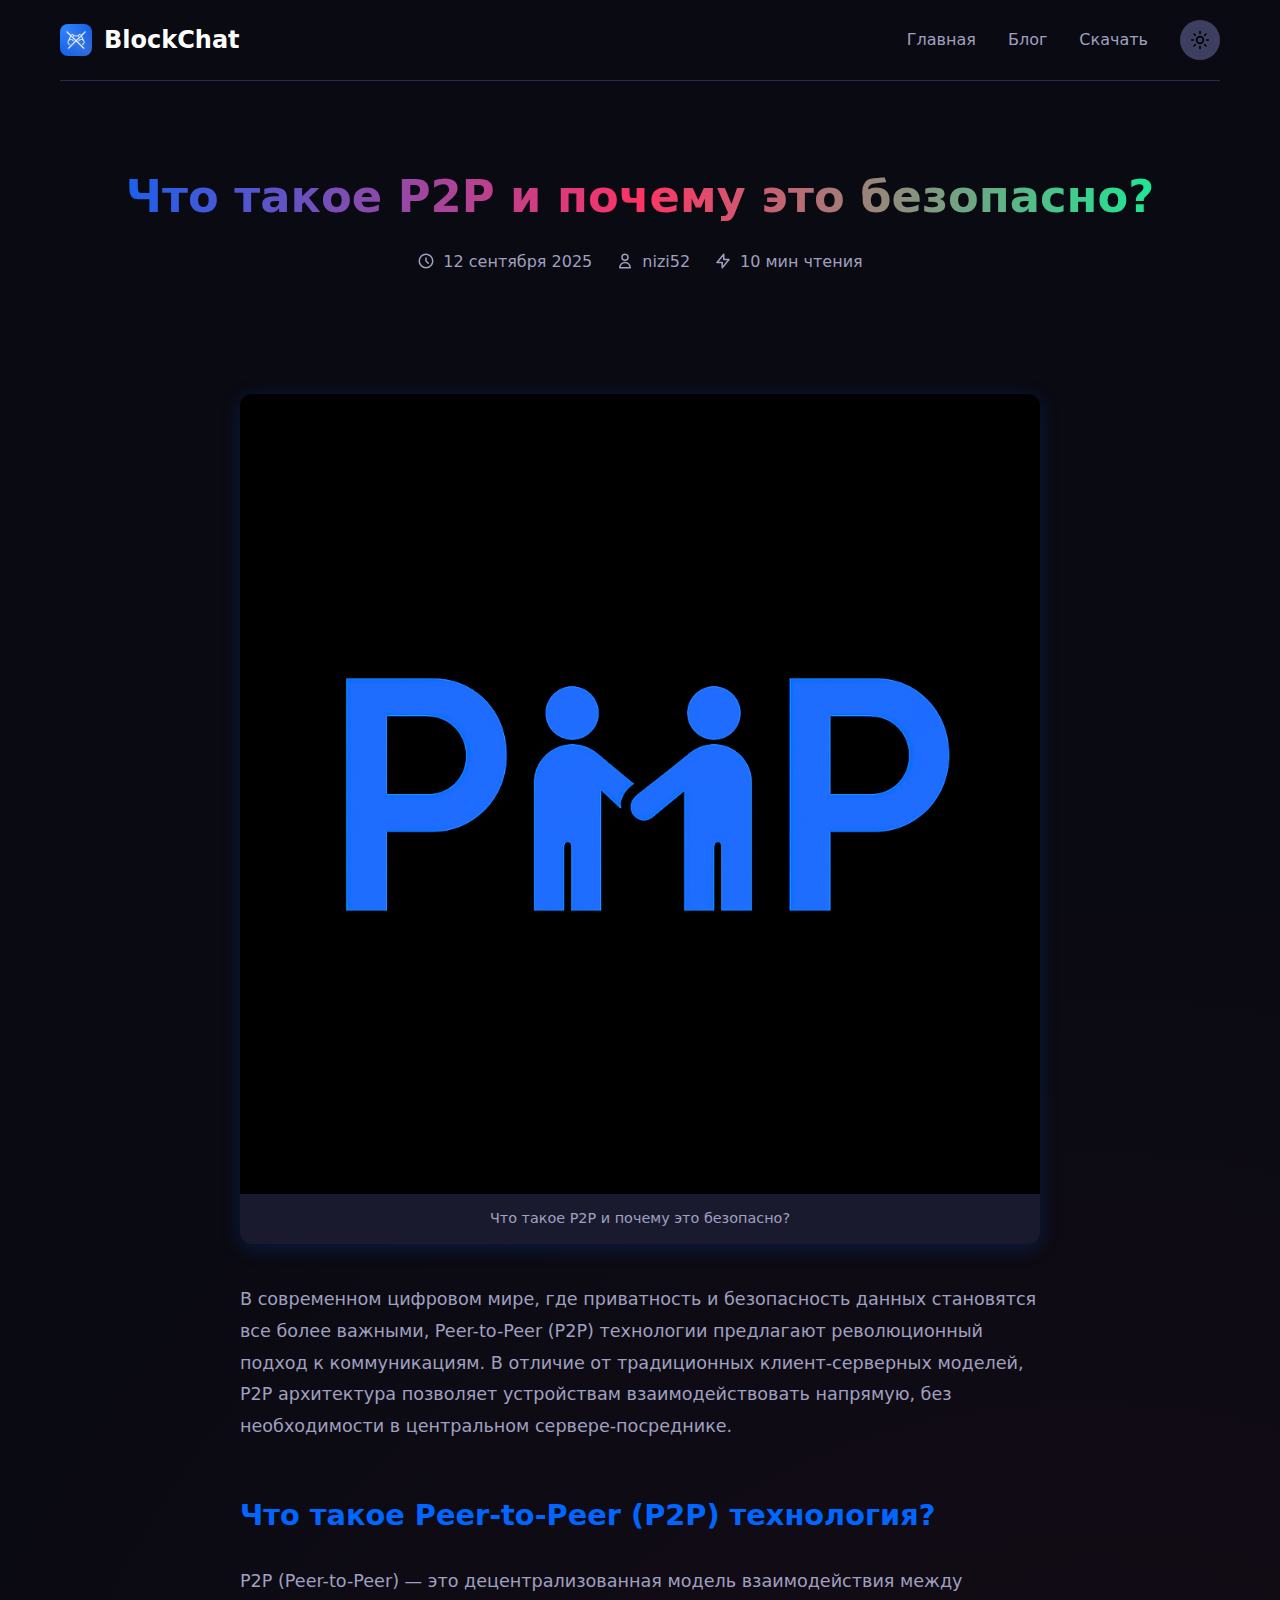
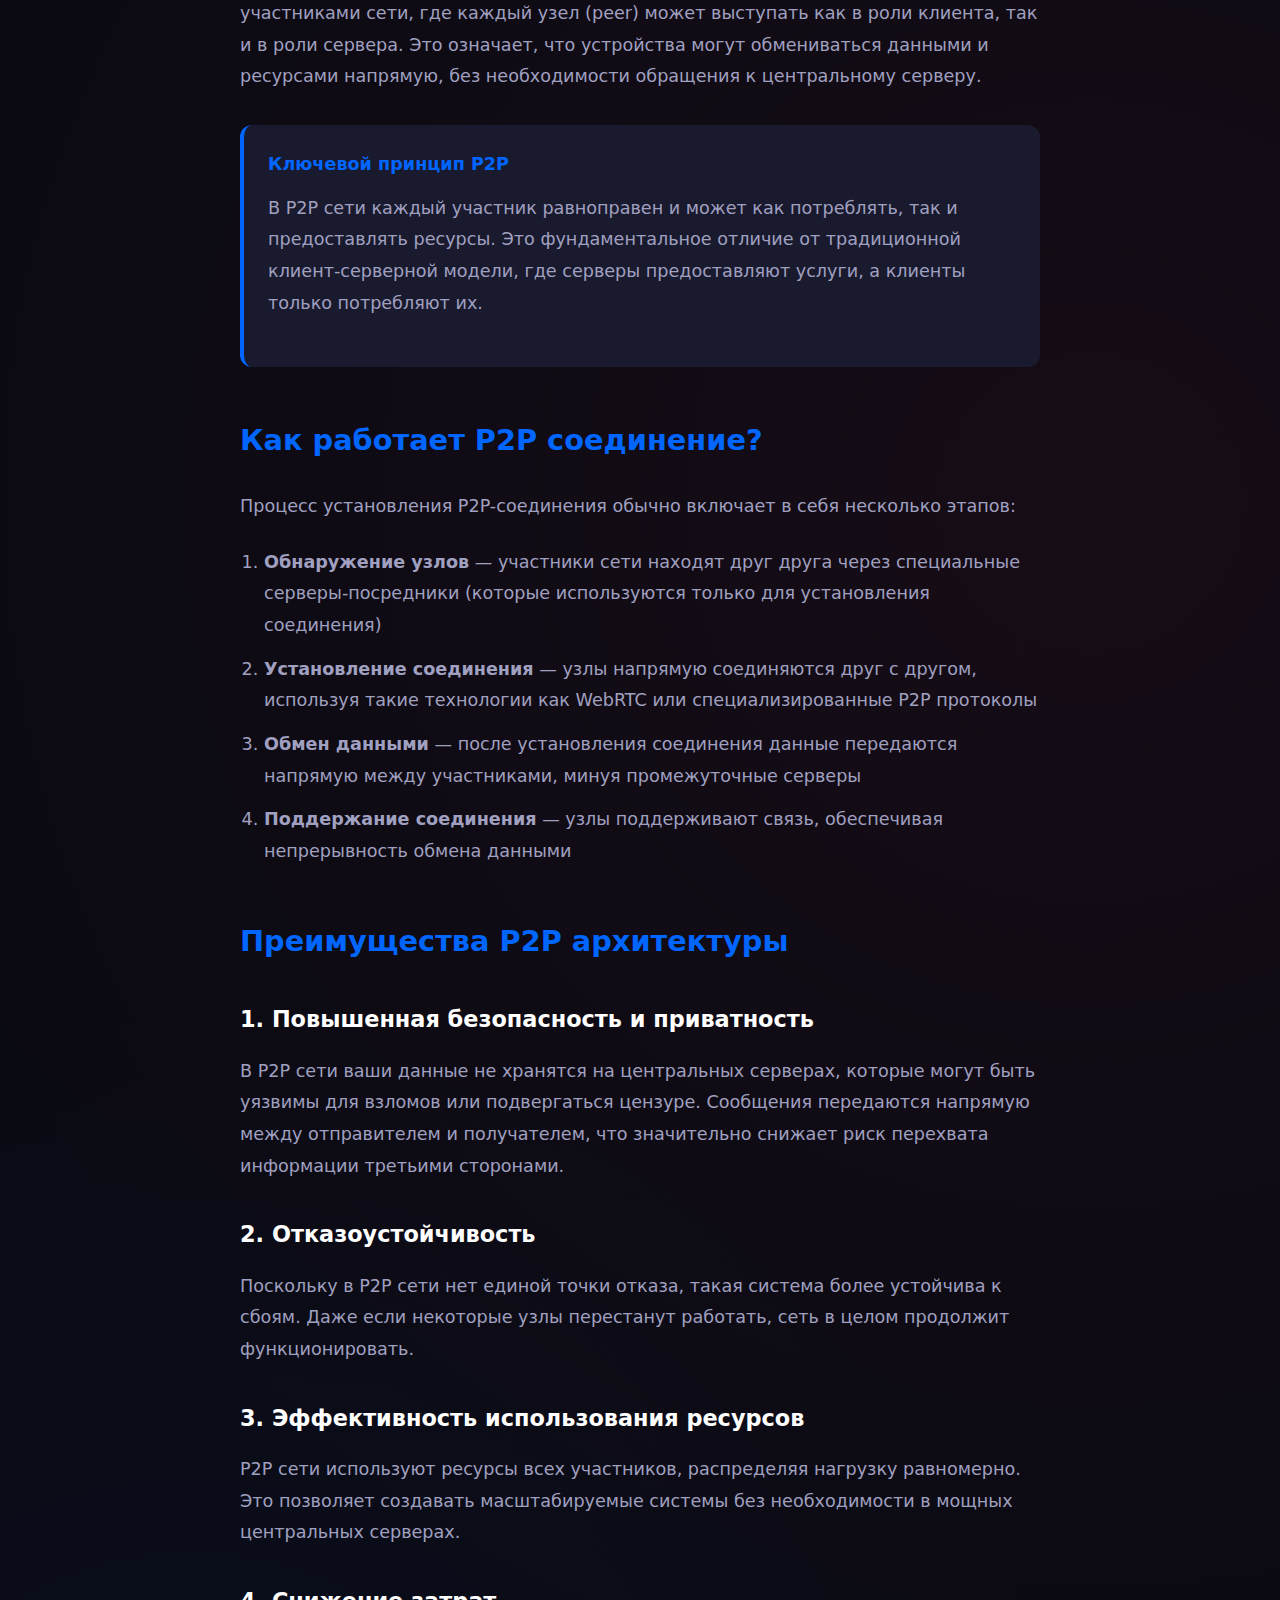
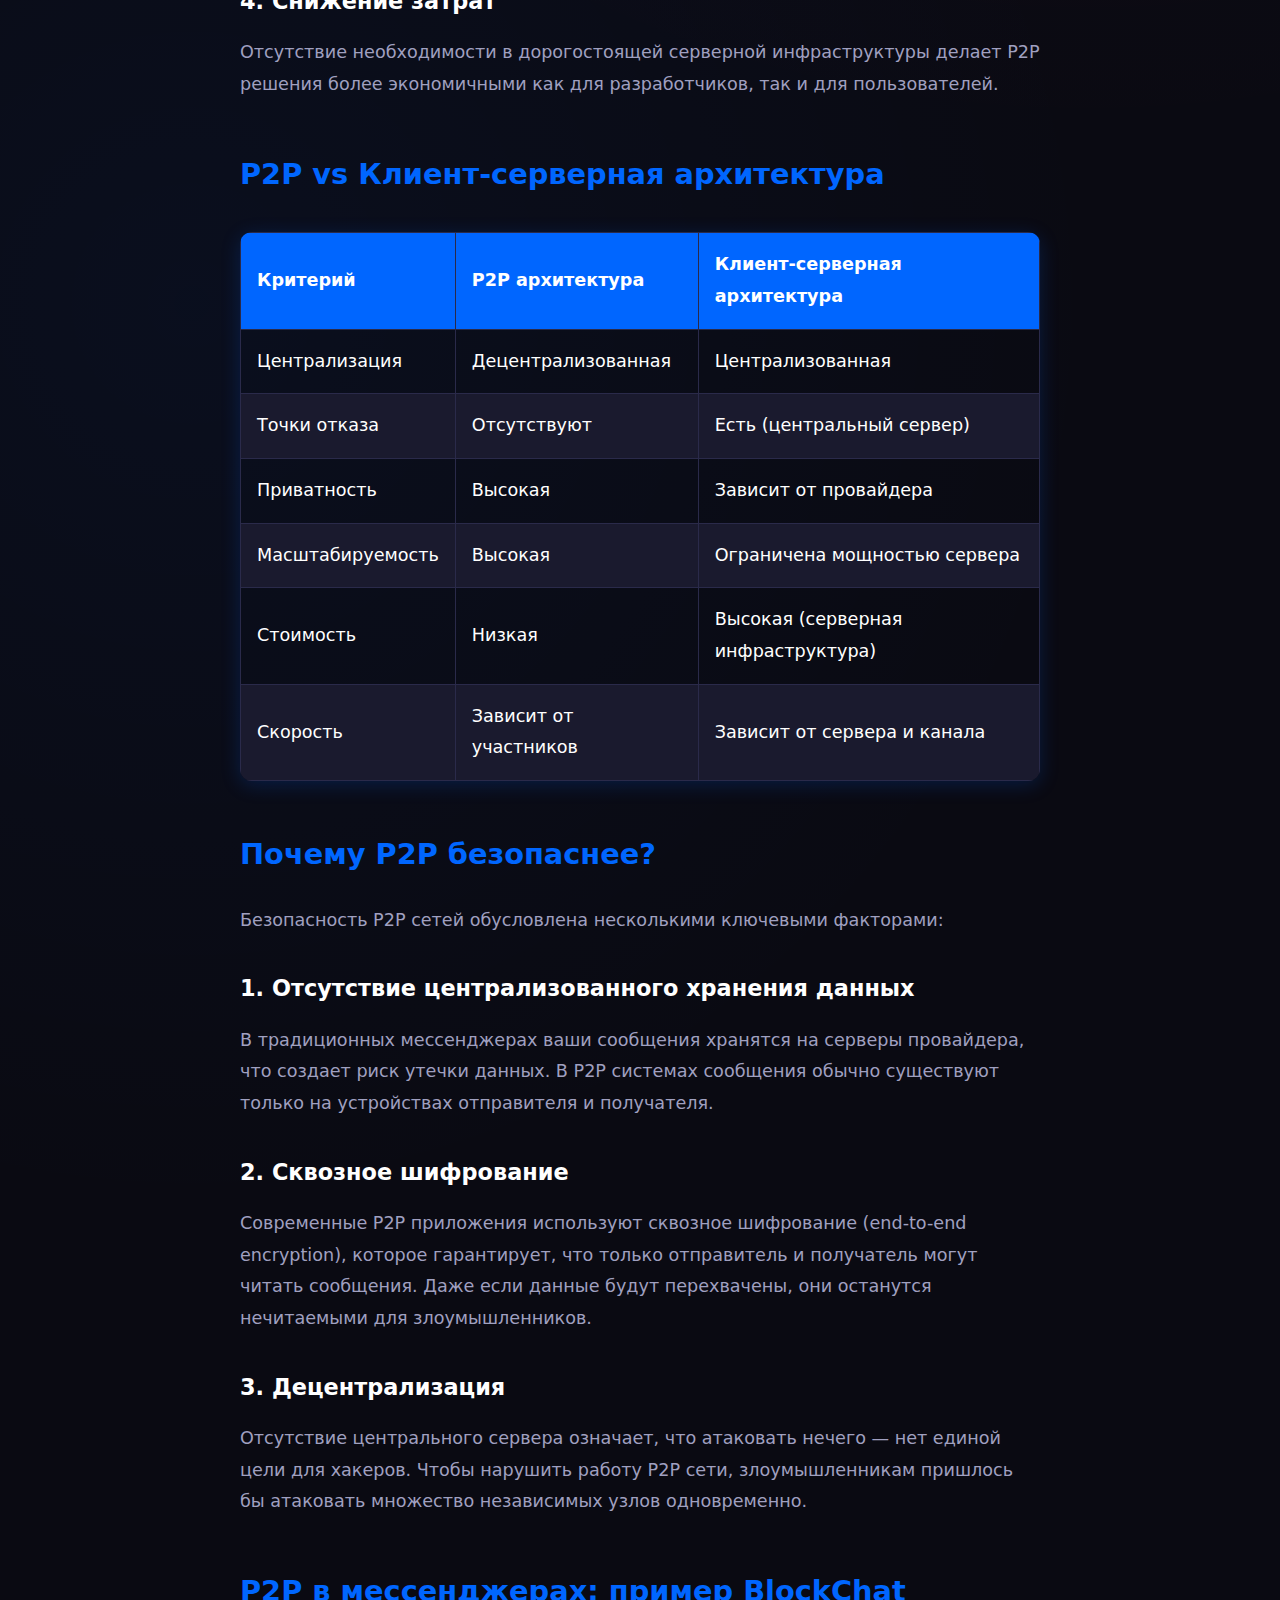
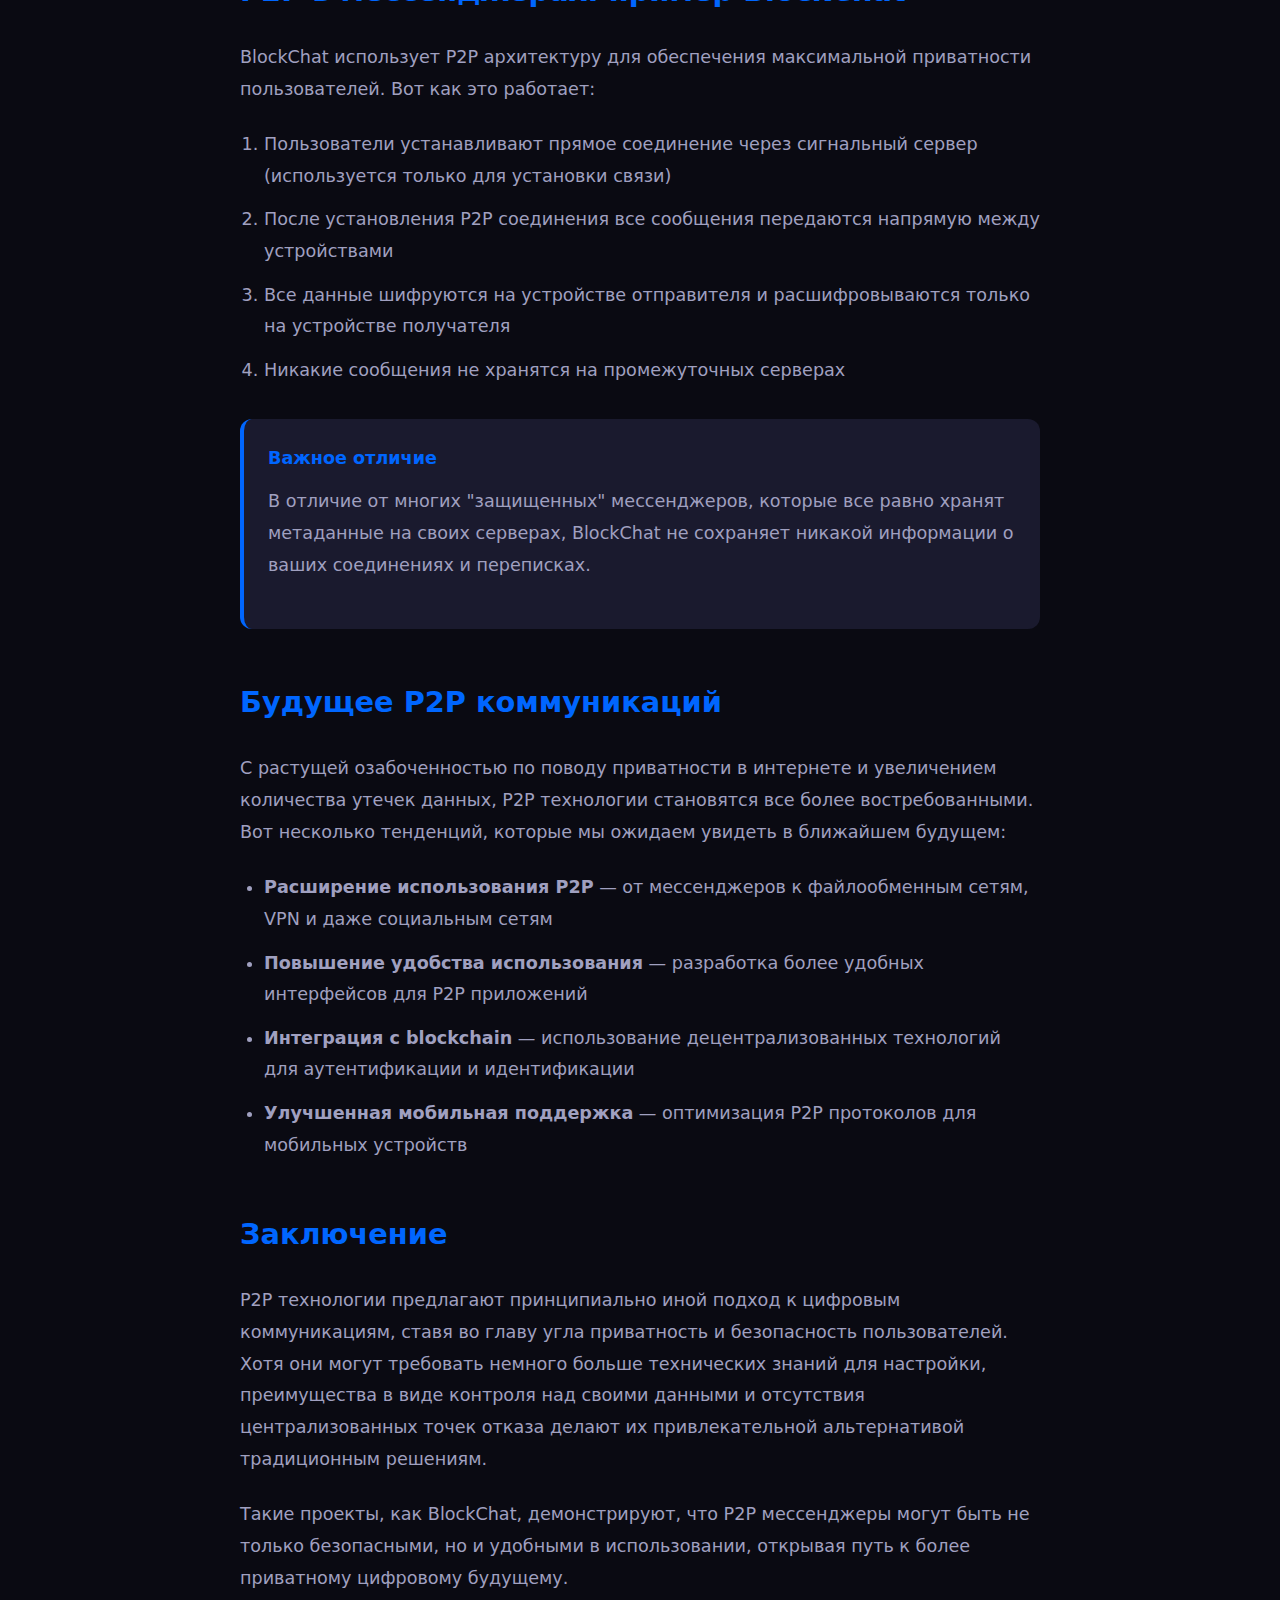
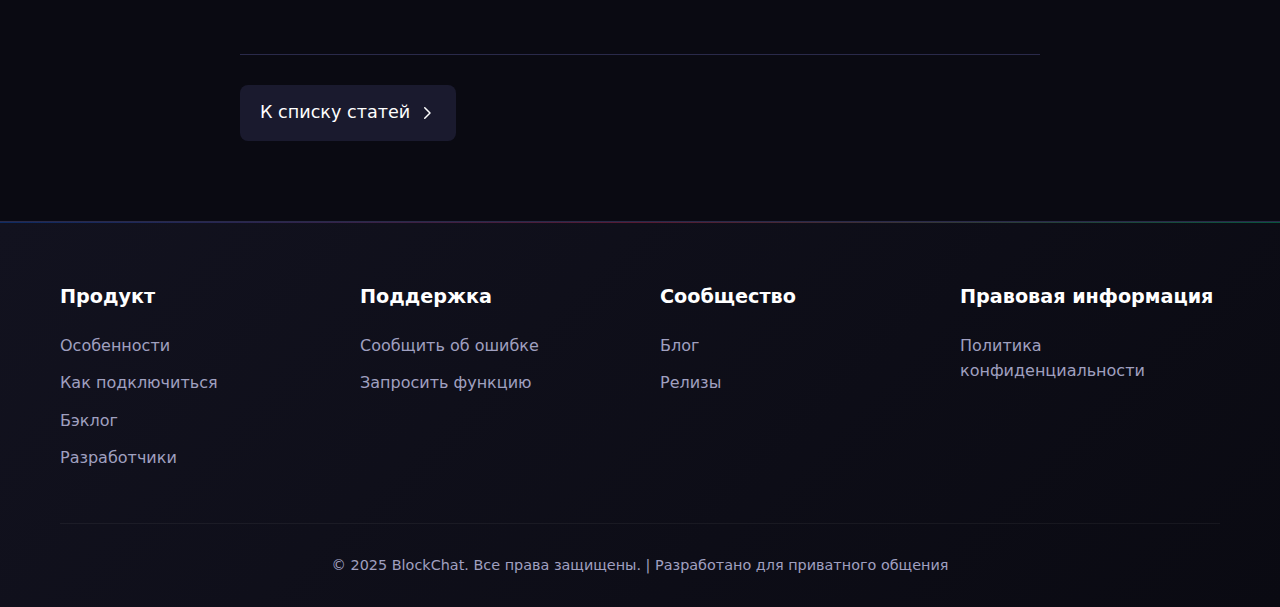
<file: posts/p2p-post.html>
<!DOCTYPE html>
<html lang="ru" data-theme="dark">
<head>
    <meta charset="UTF-8">
    <meta name="viewport" content="width=device-width, initial-scale=1.0">
    <title>Что такое P2P и почему это безопасно? - Блог BlockChat</title>
    <link rel="shortcut icon" href="../images/logo-white.png" type="image/x-icon">
    <meta name="description" content="Объясняем принципы peer-to-peer технологий, их преимущества для приватности и почему они становятся будущим коммуникаций.">
    <meta name="keywords" content="P2P, peer-to-peer, безопасность, приватность, децентрализация, BlockChat, мессенджер">
    <style>
        :root {
            --primary: #0066ff;
            --primary-light: #0099ff;
            --primary-dark: #0044cc;
            --primary-ultralight: #f0f8ff;
            --primary-gradient: linear-gradient(135deg, #0066ff, #00ccff);

            --secondary: #ff3366;
            --secondary-light: #ff6699;
            --secondary-dark: #ff0044;
            --secondary-gradient: linear-gradient(135deg, #ff3366, #ff66cc);

            --accent: #00ff99;
            --accent-light: #66ffcc;
            --accent-dark: #00cc66;
            --accent-gradient: linear-gradient(135deg, #00ff99, #00ffcc);

            --success: #00ff88;
            --warning: #d88200;
            --error: #ff3366;
            --info: #0099ff;

            --bg: #ffffff;
            --bg-dark: #f8f9ff;
            --bg-light: #f0f4ff;
            --bg-card: #ffffff;
            --bg-toggle: #dbdee7;

            --text: #0a0a12;
            --text-light: #4a4a6a;
            --text-lighter: #7a7a9a;

            --border: #e0e4ff;
            --border-light: #f0f4ff;
            --border-dark: #d0d4f0;

            --border-glow: 0 0 8px rgba(0, 102, 255, 0.2);

            --shadow: 0 4px 20px rgba(0, 102, 255, 0.1);
            --shadow-sm: 0 2px 10px rgba(0, 102, 255, 0.08);
            --shadow-md: 0 6px 25px rgba(0, 102, 255, 0.15);
            --shadow-lg: 0 10px 35px rgba(0, 102, 255, 0.2);

            --radius: 12px;
            --radius-sm: 8px;
            --radius-lg: 16px;

            --transition: all 0.3s cubic-bezier(0.4, 0, 0.2, 1);
        }

        [data-theme="dark"] {
            --primary: #0066ff;
            --primary-light: #0099ff;
            --primary-dark: #0044cc;
            --primary-ultralight: #e6f2ff;
            --primary-gradient: linear-gradient(135deg, #0066ff, #00ccff);
            --primary-glow: 0 0 15px rgba(0, 102, 255, 0.4);

            --secondary: #ff3366;
            --secondary-light: #ff6699;
            --secondary-dark: #ff0044;
            --secondary-gradient: linear-gradient(135deg, #ff3366, #ff66cc);
            --secondary-glow: 0 0 15px rgba(255, 51, 102, 0.4);

            --accent: #00ff99;
            --accent-light: #66ffcc;
            --accent-dark: #00cc66;
            --accent-gradient: linear-gradient(135deg, #00ff99, #00ffcc);
            --accent-glow: 0 0 15px rgba(0, 255, 153, 0.4);

            --success: #00ff88;
            --warning: #ffcc00;
            --error: #ff3366;
            --info: #0099ff;

            --bg: #0a0a12;
            --bg-dark: #12121f;
            --bg-light: #1a1a2e;
            --bg-card: #1a1a2e;
            --bg-toggle: #3e3e60;

            --text: #ffffff;
            --text-light: #a0a0c0;
            --text-lighter: #6a6a8a;

            --border: #2a2a4a;
            --border-light: #3a3a5a;
            --border-dark: #1a1a3a;

            --border-glow: 0 0 8px rgba(0, 102, 255, 0.3);

            --shadow: 0 4px 20px rgba(0, 102, 255, 0.2);
            --shadow-sm: 0 2px 10px rgba(0, 102, 255, 0.15);
            --shadow-md: 0 6px 25px rgba(0, 102, 255, 0.25);
            --shadow-lg: 0 10px 35px rgba(0, 102, 255, 0.3);
        }

        * {
            box-sizing: border-box;
            margin: 0;
            padding: 0;
        }

        body {
            font-family: 'Inter', 'Segoe UI', system-ui, -apple-system, sans-serif;
            background: var(--bg);
            color: var(--text);
            line-height: 1.6;
            overflow-x: hidden;
            transition: background-color 0.3s ease, color 0.3s ease;
            background-image:
                radial-gradient(circle at 15% 50%, rgba(0, 102, 255, 0.05) 0%, transparent 25%),
                radial-gradient(circle at 85% 30%, rgba(255, 51, 102, 0.05) 0%, transparent 25%);
        }

        .container {
            max-width: 1200px;
            margin: 0 auto;
            padding: 0 20px;
        }

        /* Навигация */
        nav {
            display: flex;
            justify-content: space-between;
            align-items: center;
            padding: 20px 0;
            position: sticky;
            top: 0;
            background: var(--bg);
            z-index: 100;
            transition: background-color 0.3s ease;
            border-bottom: 1px solid var(--border);
        }

        .logo {
            display: flex;
            align-items: center;
            gap: 12px;
            font-weight: 700;
            font-size: 1.5rem;
            color: var(--text);
        }

        .logo-icon {
            width: 32px;
            height: 32px;
            background: linear-gradient(135deg, var(--primary), var(--primary-dark));
            border-radius: 8px;
            display: flex;
            align-items: center;
            justify-content: center;
            position: relative;
            overflow: hidden;
        }

        .logo-icon::before {
            content: '';
            position: absolute;
            width: 150%;
            height: 150%;
            background: linear-gradient(45deg, transparent, rgba(255, 255, 255, 0.2), transparent);
            animation: shine 3s infinite linear;
        }

        @keyframes shine {
            0% {
                transform: translateX(-100%) rotate(45deg);
            }

            100% {
                transform: translateX(100%) rotate(45deg);
            }
        }

        .nav-links {
            display: flex;
            gap: 32px;
            align-items: center;
        }

        .nav-link {
            color: var(--text-light);
            text-decoration: none;
            font-weight: 500;
            transition: var(--transition);
            position: relative;
            cursor: pointer;
        }

        .nav-link:hover {
            color: var(--primary);
        }

        .nav-link::after {
            content: '';
            position: absolute;
            bottom: -5px;
            left: 0;
            width: 0;
            height: 2px;
            background: var(--primary);
            transition: var(--transition);
        }

        .nav-link:hover::after {
            width: 100%;
        }

        /* Переключатель темы */
        .theme-toggle {
            background: none;
            border: none;
            cursor: pointer;
            width: 40px;
            height: 40px;
            border-radius: 50%;
            display: flex;
            align-items: center;
            justify-content: center;
            background-color: var(--bg-toggle);
            transition: var(--transition);
        }

        .theme-toggle:hover {
            transform: scale(1.1);
            background-color: var(--primary);
            color: white;
        }

        /* Переключатель языка */
        .language-switch {
            display: flex;
            align-items: center;
        }

        .switch {
            position: relative;
            display: inline-block;
            width: 70px;
            height: 32px;
        }

        .switch input {
            opacity: 0;
            width: 0;
            height: 0;
        }

        .slider {
            position: absolute;
            cursor: pointer;
            top: 0;
            left: 0;
            right: 0;
            bottom: 0;
            background: var(--bg-toggle);
            border-radius: 34px;
            transition: var(--transition);
            display: flex;
            align-items: center;
            justify-content: space-between;
            padding: 0 8px;
            border: 1px solid var(--border);
        }

        .slider:before {
            position: absolute;
            content: "";
            height: 24px;
            width: 24px;
            left: 4px;
            bottom: 3px;
            background: linear-gradient(135deg, var(--primary), var(--primary-dark));
            border-radius: 50%;
            transition: var(--transition);
            z-index: 2;
        }

        input:checked + .slider:before {
            transform: translateX(38px);
        }

        .lang-text {
            font-size: 0.7rem;
            font-weight: 600;
            transition: var(--transition);
            z-index: 1;
        }

        .lang-text.ru {
            color: var(--text);
            opacity: 1;
        }

        .lang-text.en {
            color: var(--text);
            opacity: 1;
        }

        input:checked + .slider .lang-text.ru {
            color: var(--text);
            opacity: 1;
        }

        input:checked + .slider .lang-text.en {
            color: white;
            opacity: 1;
        }

        .btn {
            padding: 14px 28px;
            border-radius: var(--radius-sm);
            font-weight: 600;
            text-decoration: none;
            transition: var(--transition);
            display: inline-flex;
            align-items: center;
            gap: 8px;
            position: relative;
            overflow: hidden;
            border: none;
            cursor: pointer;
        }

        .btn::after {
            content: '';
            position: absolute;
            width: 100%;
            height: 100%;
            top: 0;
            left: -100%;
            background: linear-gradient(90deg, transparent, rgba(255, 255, 255, 0.2), transparent);
            transition: 0.5s;
        }

        .btn:hover::after {
            left: 100%;
        }

        .btn-primary {
            background: linear-gradient(135deg, var(--primary), var(--primary-dark));
            color: white;
            box-shadow: var(--shadow-md);
        }

        .btn-primary:hover {
            transform: translateY(-2px);
            box-shadow: 0 10px 25px rgba(79, 70, 229, 0.3);
        }

        /* Стили для статьи */
        .article-hero {
            padding: 80px 0 40px;
            text-align: center;
        }

        .article-hero h1 {
            font-size: 2.8rem;
            margin-bottom: 16px;
            background: linear-gradient(90deg, var(--primary), var(--secondary), var(--accent));
            -webkit-background-clip: text;
            -webkit-text-fill-color: transparent;
            background-clip: text;
        }

        .article-meta {
            display: flex;
            justify-content: center;
            gap: 24px;
            margin-bottom: 40px;
            color: var(--text-light);
            flex-wrap: wrap;
        }

        .article-meta-item {
            display: flex;
            align-items: center;
            gap: 8px;
        }

        .article-meta-item a {
            text-decoration: none;
            color: var(--text-light);
        }

        .article-content {
            max-width: 800px;
            margin: 0 auto 80px;
            font-size: 1.1rem;
            line-height: 1.8;
        }

        .article-content h2 {
            font-size: 1.8rem;
            margin: 48px 0 24px;
            color: var(--primary);
        }

        .article-content h3 {
            font-size: 1.4rem;
            margin: 32px 0 16px;
            color: var(--text);
        }

        .article-content p {
            margin-bottom: 24px;
            color: var(--text-light);
        }

        .article-content ul, .article-content ol {
            margin-bottom: 24px;
            padding-left: 24px;
        }

        .article-content li {
            margin-bottom: 12px;
            color: var(--text-light);
        }

        .article-image {
            margin: 40px 0;
            border-radius: var(--radius);
            overflow: hidden;
            box-shadow: var(--shadow);
        }

        .article-image img {
            width: 100%;
            height: auto;
            display: block;
        }

        .article-image figcaption {
            text-align: center;
            padding: 12px;
            font-size: 0.9rem;
            color: var(--text-light);
            background: var(--bg-light);
        }

        .info-box {
            background: var(--bg-light);
            padding: 24px;
            border-radius: var(--radius);
            border-left: 4px solid var(--primary);
            margin: 32px 0;
        }

        .info-box h4 {
            margin-bottom: 12px;
            color: var(--primary);
        }

        .comparison-table {
            width: 100%;
            border-collapse: collapse;
            margin: 32px 0;
            box-shadow: var(--shadow);
            border-radius: var(--radius);
            overflow: hidden;
        }

        .comparison-table th, .comparison-table td {
            padding: 16px;
            text-align: left;
            border: 1px solid var(--border);
        }

        .comparison-table th {
            background: var(--primary);
            color: white;
            font-weight: 600;
        }

        .comparison-table tr:nth-child(even) {
            background: var(--bg-light);
        }

        .article-navigation {
            display: flex;
            justify-content: space-between;
            margin-top: 60px;
            padding-top: 30px;
            border-top: 1px solid var(--border);
        }

        .nav-button {
            display: flex;
            align-items: center;
            gap: 8px;
            padding: 12px 20px;
            background: var(--bg-light);
            color: var(--text);
            text-decoration: none;
            border-radius: var(--radius-sm);
            transition: var(--transition);
        }

        .nav-button:hover {
            background: var(--primary);
            color: white;
        }

        /* Футер */
        footer {
            background: linear-gradient(135deg, var(--bg-dark), var(--bg));
            padding: 60px 0 30px;
            border-top: 1px solid var(--border);
            position: relative;
        }

        footer::before {
            content: '';
            position: absolute;
            top: 0;
            left: 0;
            width: 100%;
            height: 1px;
            background: linear-gradient(90deg, var(--primary), var(--secondary), var(--accent));
            opacity: 0.3;
        }

        .footer-content {
            display: grid;
            grid-template-columns: repeat(auto-fit, minmax(250px, 1fr));
            gap: 40px;
            margin-bottom: 40px;
        }

        .footer-column h3 {
            font-size: 1.2rem;
            margin-bottom: 20px;
            color: var(--text);
        }

        .footer-links {
            list-style: none;
        }

        .footer-links li {
            margin-bottom: 12px;
        }

        .footer-links a {
            color: var(--text-light);
            text-decoration: none;
            transition: var(--transition);
            display: flex;
            align-items: center;
            gap: 8px;
        }

        .footer-links a:hover {
            color: var(--primary);
        }

        .footer-bottom {
            text-align: center;
            padding-top: 30px;
            border-top: 1px solid rgba(255, 255, 255, 0.05);
            color: var(--text-light);
            font-size: 0.9rem;
        }

        .modal {
            display: none;
            position: fixed;
            top: 0;
            left: 0;
            width: 100%;
            height: 100%;
            background: rgba(0, 0, 0, 0.7);
            backdrop-filter: blur(5px);
            z-index: 10000;
            opacity: 0;
            transition: opacity 0.3s ease;
        }

        .modal.show {
            display: flex;
            align-items: center;
            justify-content: center;
            opacity: 1;
        }

        .modal-content {
            background: var(--bg-card);
            border-radius: var(--radius-lg);
            width: 90%;
            max-width: 500px;
            box-shadow: var(--shadow-md);
            border: 1px solid var(--border);
            animation: modalSlideIn 0.3s ease;
        }

        @keyframes modalSlideIn {
        from {
            opacity: 0;
            transform: translateY(-50px) scale(0.9);
        }

        to {
            opacity: 1;
            transform: translateY(0) scale(1);
        }
        }

        /* Модалное окно*/
        .modal-header {
            display: flex;
            justify-content: space-between;
            align-items: center;
            padding: 24px;
            border-bottom: 1px solid var(--border);
        }

        .modal-header h3 {
            color: var(--text);
            font-size: 1.3rem;
            font-weight: 600;
            margin: 0;
        }

        .modal-close {
            background: none;
            border: none;
            cursor: pointer;
            width: 32px;
            height: 32px;
            border-radius: 50%;
            display: flex;
            align-items: center;
            justify-content: center;
            color: var(--text-light);
            transition: var(--transition);
        }

        .modal-close:hover {
            background: var(--bg-light);
            color: var(--error);
        }

        .modal-body {
            padding: 32px;
            text-align: center;
        }

        .modal-icon {
            margin-bottom: 20px;
        }

        .modal-body p {
            color: var(--text-light);
            margin-bottom: 16px;
            line-height: 1.6;
        }

        .modal-footer {
            display: flex;
            gap: 12px;
            justify-content: center;
            padding: 24px;
            border-top: 1px solid var(--border);
        }

        /* Адаптивность */
        @media (max-width: 768px) {
            .article-hero h1 {
                font-size: 2rem;
            }
            
            .article-navigation {
                flex-direction: column;
                gap: 16px;
            }
            
            .nav-link {
                display: none;
            }
            
            .comparison-table {
                display: block;
                overflow-x: auto;
            }
        
            .modal-content {
                width: 95%;
                margin: 20px;
            }

            .modal-footer {
                flex-direction: column;
            }

            .modal-body {
                padding: 24px;
            }
        }
    </style>
</head>
<body>
    <div class="container">
        <nav>
            <div class="logo">
                <div class="logo-icon">
                    <img src="../images/logo-white.png" width="30px"/>
                </div>
                <span>BlockChat</span>
            </div>
            <div class="nav-links">
                <a href="../index.html" class="nav-link">Главная</a>
                <a href="../blogs.html" class="nav-link">Блог</a>
                <a href="../index.html#download" class="nav-link">Скачать</a>
                <!-- <div class="language-switch">
                    <label class="switch">
                        <input type="checkbox" id="langToggle">
                        <span class="slider">
                            <span class="lang-text ru">RU</span>
                            <span class="lang-text en">EN</span>
                        </span>
                    </label>
                </div> -->
                <button class="theme-toggle" id="themeToggle" aria-label="Переключить тему">
                    <svg width="20" height="20" viewBox="0 0 24 24" fill="none" xmlns="http://www.w3.org/2000/svg">
                        <path d="M12 16C14.2091 16 16 14.2091 16 12C16 9.79086 14.2091 8 12 8C9.79086 8 8 9.79086 8 12C8 14.2091 9.79086 16 12 16Z" stroke="currentColor" stroke-width="2" stroke-linecap="round" stroke-linejoin="round" />
                        <path d="M12 2V4" stroke="currentColor" stroke-width="2" stroke-linecap="round" stroke-linejoin="round" />
                        <path d="M12 20V22" stroke="currentColor" stroke-width="2" stroke-linecap="round" stroke-linejoin="round" />
                        <path d="M4.93 4.93L6.34 6.34" stroke="currentColor" stroke-width="2" stroke-linecap="round" stroke-linejoin="round" />
                        <path d="M17.66 17.66L19.07 19.07" stroke="currentColor" stroke-width="2" stroke-linecap="round" stroke-linejoin="round" />
                        <path d="M2 12H4" stroke="currentColor" stroke-width="2" stroke-linecap="round" stroke-linejoin="round" />
                        <path d="M20 12H22" stroke="currentColor" stroke-width="2" stroke-linecap="round" stroke-linejoin="round" />
                        <path d="M6.34 17.66L4.93 19.07" stroke="currentColor" stroke-width="2" stroke-linecap="round" stroke-linejoin="round" />
                        <path d="M19.07 4.93L17.66 6.34" stroke="currentColor" stroke-width="2" stroke-linecap="round" stroke-linejoin="round" />
                    </svg>
                </button>
            </div>
        </nav>
    </div>

    <article class="article">
        <div class="container">
            <header class="article-hero">
                <h1>Что такое P2P и почему это безопасно?</h1>
                <div class="article-meta">
                    <div class="article-meta-item">
                        <svg width="18" height="18" viewBox="0 0 24 24" fill="none" xmlns="http://www.w3.org/2000/svg">
                            <path d="M12 8v4l3 3m6-3a9 9 0 11-18 0 9 9 0 0118 0z" stroke="currentColor" stroke-width="2" stroke-linecap="round" stroke-linejoin="round"/>
                        </svg>
                        <span>12 сентября 2025</span>
                    </div>
                    <div class="article-meta-item">
                        <svg width="18" height="18" viewBox="0 0 24 24" fill="none" xmlns="http://www.w3.org/2000/svg">
                            <path d="M16 7a4 4 0 11-8 0 4 4 0 018 0zM12 14a7 7 0 00-7 7h14a7 7 0 00-7-7z" stroke="currentColor" stroke-width="2" stroke-linecap="round" stroke-linejoin="round"/>
                        </svg>
                        <a href="https://nizi52.github.io/" target="_blank">nizi52</a>
                    </div>
                    <div class="article-meta-item">
                        <svg width="18" height="18" viewBox="0 0 24 24" fill="none" xmlns="http://www.w3.org/2000/svg">
                            <path d="M13 10V3L4 14h7v7l9-11h-7z" stroke="currentColor" stroke-width="2" stroke-linecap="round" stroke-linejoin="round"/>
                        </svg>
                        <span>10 мин чтения</span>
                    </div>
                </div>
            </header>

            <div class="article-content">
                <figure class="article-image">
                    <img src="../images/p2p-post.png" alt="P2P сеть - схема соединения между пользователями">
                    <figcaption>Что такое P2P и почему это безопасно?</figcaption>
                </figure>

                <p>В современном цифровом мире, где приватность и безопасность данных становятся все более важными, Peer-to-Peer (P2P) технологии предлагают революционный подход к коммуникациям. В отличие от традиционных клиент-серверных моделей, P2P архитектура позволяет устройствам взаимодействовать напрямую, без необходимости в центральном сервере-посреднике.</p>

                <h2>Что такое Peer-to-Peer (P2P) технология?</h2>

                <p>P2P (Peer-to-Peer) — это децентрализованная модель взаимодействия между участниками сети, где каждый узел (peer) может выступать как в роли клиента, так и в роли сервера. Это означает, что устройства могут обмениваться данными и ресурсами напрямую, без необходимости обращения к центральному серверу.</p>

                <div class="info-box">
                    <h4>Ключевой принцип P2P</h4>
                    <p>В P2P сети каждый участник равноправен и может как потреблять, так и предоставлять ресурсы. Это фундаментальное отличие от традиционной клиент-серверной модели, где серверы предоставляют услуги, а клиенты только потребляют их.</p>
                </div>

                <h2>Как работает P2P соединение?</h2>

                <p>Процесс установления P2P-соединения обычно включает в себя несколько этапов:</p>

                <ol>
                    <li><strong>Обнаружение узлов</strong> — участники сети находят друг друга через специальные серверы-посредники (которые используются только для установления соединения)</li>
                    <li><strong>Установление соединения</strong> — узлы напрямую соединяются друг с другом, используя такие технологии как WebRTC или специализированные P2P протоколы</li>
                    <li><strong>Обмен данными</strong> — после установления соединения данные передаются напрямую между участниками, минуя промежуточные серверы</li>
                    <li><strong>Поддержание соединения</strong> — узлы поддерживают связь, обеспечивая непрерывность обмена данными</li>
                </ol>

                <h2>Преимущества P2P архитектуры</h2>

                <h3>1. Повышенная безопасность и приватность</h3>

                <p>В P2P сети ваши данные не хранятся на центральных серверах, которые могут быть уязвимы для взломов или подвергаться цензуре. Сообщения передаются напрямую между отправителем и получателем, что значительно снижает риск перехвата информации третьими сторонами.</p>

                <h3>2. Отказоустойчивость</h3>

                <p>Поскольку в P2P сети нет единой точки отказа, такая система более устойчива к сбоям. Даже если некоторые узлы перестанут работать, сеть в целом продолжит функционировать.</p>

                <h3>3. Эффективность использования ресурсов</h3>

                <p>P2P сети используют ресурсы всех участников, распределяя нагрузку равномерно. Это позволяет создавать масштабируемые системы без необходимости в мощных центральных серверах.</p>

                <h3>4. Снижение затрат</h3>

                <p>Отсутствие необходимости в дорогостоящей серверной инфраструктуры делает P2P решения более экономичными как для разработчиков, так и для пользователей.</p>

                <h2>P2P vs Клиент-серверная архитектура</h2>

                <table class="comparison-table">
                    <thead>
                        <tr>
                            <th>Критерий</th>
                            <th>P2P архитектура</th>
                            <th>Клиент-серверная архитектура</th>
                        </tr>
                    </thead>
                    <tbody>
                        <tr>
                            <td>Централизация</td>
                            <td>Децентрализованная</td>
                            <td>Централизованная</td>
                        </tr>
                        <tr>
                            <td>Точки отказа</td>
                            <td>Отсутствуют</td>
                            <td>Есть (центральный сервер)</td>
                        </tr>
                        <tr>
                            <td>Приватность</td>
                            <td>Высокая</td>
                            <td>Зависит от провайдера</td>
                        </tr>
                        <tr>
                            <td>Масштабируемость</td>
                            <td>Высокая</td>
                            <td>Ограничена мощностью сервера</td>
                        </tr>
                        <tr>
                            <td>Стоимость</td>
                            <td>Низкая</td>
                            <td>Высокая (серверная инфраструктура)</td>
                        </tr>
                        <tr>
                            <td>Скорость</td>
                            <td>Зависит от участников</td>
                            <td>Зависит от сервера и канала</td>
                        </tr>
                    </tbody>
                </table>

                <h2>Почему P2P безопаснее?</h2>

                <p>Безопасность P2P сетей обусловлена несколькими ключевыми факторами:</p>

                <h3>1. Отсутствие централизованного хранения данных</h3>

                <p>В традиционных мессенджерах ваши сообщения хранятся на серверы провайдера, что создает риск утечки данных. В P2P системах сообщения обычно существуют только на устройствах отправителя и получателя.</p>

                <h3>2. Сквозное шифрование</h3>

                <p>Современные P2P приложения используют сквозное шифрование (end-to-end encryption), которое гарантирует, что только отправитель и получатель могут читать сообщения. Даже если данные будут перехвачены, они останутся нечитаемыми для злоумышленников.</p>

                <h3>3. Децентрализация</h3>

                <p>Отсутствие центрального сервера означает, что атаковать нечего — нет единой цели для хакеров. Чтобы нарушить работу P2P сети, злоумышленникам пришлось бы атаковать множество независимых узлов одновременно.</p>

                <h2>P2P в мессенджерах: пример BlockChat</h2>

                <p>BlockChat использует P2P архитектуру для обеспечения максимальной приватности пользователей. Вот как это работает:</p>

                <ol>
                    <li>Пользователи устанавливают прямое соединение через сигнальный сервер (используется только для установки связи)</li>
                    <li>После установления P2P соединения все сообщения передаются напрямую между устройствами</li>
                    <li>Все данные шифруются на устройстве отправителя и расшифровываются только на устройстве получателя</li>
                    <li>Никакие сообщения не хранятся на промежуточных серверах</li>
                </ol>

                <div class="info-box">
                    <h4>Важное отличие</h4>
                    <p>В отличие от многих "защищенных" мессенджеров, которые все равно хранят метаданные на своих серверах, BlockChat не сохраняет никакой информации о ваших соединениях и переписках.</p>
                </div>

                <h2>Будущее P2P коммуникаций</h2>

                <p>С растущей озабоченностью по поводу приватности в интернете и увеличением количества утечек данных, P2P технологии становятся все более востребованными. Вот несколько тенденций, которые мы ожидаем увидеть в ближайшем будущем:</p>

                <ul>
                    <li><strong>Расширение использования P2P</strong> — от мессенджеров к файлообменным сетям, VPN и даже социальным сетям</li>
                    <li><strong>Повышение удобства использования</strong> — разработка более удобных интерфейсов для P2P приложений</li>
                    <li><strong>Интеграция с blockchain</strong> — использование децентрализованных технологий для аутентификации и идентификации</li>
                    <li><strong>Улучшенная мобильная поддержка</strong> — оптимизация P2P протоколов для мобильных устройств</li>
                </ul>

                <h2>Заключение</h2>

                <p>P2P технологии предлагают принципиально иной подход к цифровым коммуникациям, ставя во главу угла приватность и безопасность пользователей. Хотя они могут требовать немного больше технических знаний для настройки, преимущества в виде контроля над своими данными и отсутствия централизованных точек отказа делают их привлекательной альтернативой традиционным решениям.</p>

                <p>Такие проекты, как BlockChat, демонстрируют, что P2P мессенджеры могут быть не только безопасными, но и удобными в использовании, открывая путь к более приватному цифровому будущему.</p>

                <div class="article-navigation">
                    <a href="../blogs.html" class="nav-button">
                        К списку статей
                        <svg width="18" height="18" viewBox="0 0 24 24" fill="none" xmlns="http://www.w3.org/2000/svg">
                            <path d="M9 5l7 7-7 7" stroke="currentColor" stroke-width="2" stroke-linecap="round" stroke-linejoin="round"/>
                        </svg>
                    </a>
                </div>
            </div>
        </div>
    </article>

    <div id="modal" class="modal">
      <div class="modal-content">
        <div class="modal-header">
          <h3>Временно недоступно</h3>
          <button class="modal-close" id="modalClose">
            <svg width="20" height="20" viewBox="0 0 24 24" fill="none" xmlns="http://www.w3.org/2000/svg">
              <path d="M18 6L6 18M6 6l12 12" stroke="currentColor" stroke-width="2" stroke-linecap="round" stroke-linejoin="round"/>
            </svg>
          </button>
        </div>
        <div class="modal-body">
          <div class="modal-icon">
            <svg width="48" height="48" viewBox="0 0 24 24" fill="none" xmlns="http://www.w3.org/2000/svg">
              <path d="M12 9v2m0 4h.01m-6.938 4h13.856c1.54 0 2.502-1.667 1.732-3L13.732 4c-.77-1.333-2.694-1.333-3.464 0L3.34 16c-.77 1.333.192 3 1.732 3z" stroke="var(--warning)" stroke-width="2" stroke-linecap="round" stroke-linejoin="round"/>
            </svg>
          </div>
          <p>Данная функция находится в разработке. Мы работаем над улучшением сайта и скоро добавим эту возможность.</p>
        </div>
        <div class="modal-footer">
          <button class="btn btn-primary" id="modalOk">Понятно</button>
        </div>
      </div>
    </div>

    <footer>
      <div class="container">
        <div class="footer-content">
          <div class="footer-column">
            <h3>Продукт</h3>
            <ul class="footer-links">
              <li><a href="index.html#features">Особенности</a></li>
              <li><a href="index.html#how-it-works">Как подключиться</a></li>
              <li><a href="index.html#backlog">Бэклог</a></li>
              <li><a href="index.html#developers">Разработчики</a></li>
            </ul>
          </div>
          <div class="footer-column">
            <h3>Поддержка</h3>
            <ul class="footer-links">
              <li><a href="#" class="modal-link">Сообщить об ошибке</a></li>
              <li><a href="#" class="modal-link">Запросить функцию</a></li>
            </ul>
          </div>
          <div class="footer-column">
            <h3>Сообщество</h3>
            <ul class="footer-links">
              <li><a href="../blogs.html">Блог</a></li>
              <li><a href="#" class="modal-link">Релизы</a></li>
            </ul>
          </div>
          <div class="footer-column">
              <h3>Правовая информация</h3>
              <ul class="footer-links">
                  <li><a href="privacy.html">Политика конфиденциальности</a></li>
              </ul>
          </div>
        </div>
        <div class="footer-bottom">
          <p>© 2025 BlockChat. Все права защищены. | Разработано для приватного общения</p>
        </div>
      </div>
    </footer>

    <script>
        // Переключение темы
        const themeToggle = document.getElementById('themeToggle');
        const html = document.documentElement;
        
        themeToggle.addEventListener('click', () => {
            const currentTheme = html.getAttribute('data-theme');
            const newTheme = currentTheme === 'dark' ? 'light' : 'dark';
            html.setAttribute('data-theme', newTheme);
            localStorage.setItem('theme', newTheme);
        });
        
        // Проверка сохраненной темы
        const savedTheme = localStorage.getItem('theme');
        if (savedTheme) {
            html.setAttribute('data-theme', savedTheme);
        }
        
        // Модальное окно - получение элементов
        const modal = document.getElementById('modal');
        const modalClose = document.getElementById('modalClose');
        const modalOk = document.getElementById('modalOk');
        const modalLinks = document.querySelectorAll('.modal-link');
        
        // Функция открытия модального окна
        function showModal() {
            modal.classList.add('show');
            document.body.style.overflow = 'hidden';
        }
        
        // Функция закрытия модального окна
        function closeModal() {
            modal.classList.remove('show');
            document.body.style.overflow = 'auto';
        }
        
        // Обработчики событий для модального окна
        modalClose.addEventListener('click', closeModal);
        modalOk.addEventListener('click', closeModal);
        
        // Обработчики для ссылок, открывающих модальное окно
        modalLinks.forEach(link => {
            link.addEventListener('click', function(e) {
                e.preventDefault();
                showModal();
            });
        });
        
        // Закрытие модального окна при клике вне его
        modal.addEventListener('click', function(e) {
            if (e.target === this) {
                closeModal();
            }
        });
        
        // Закрытие модального окна по ESC
        document.addEventListener('keydown', function(e) {
            if (e.key === 'Escape') {
                closeModal();
            }
        });
    </script>
</body>
</html>
</file>
<file: css/download.css>
:root {
  --primary: #0066ff;
  --primary-light: #0099ff;
  --primary-dark: #0044cc;
  --primary-ultralight: #f0f8ff;
  --primary-gradient: linear-gradient(135deg, #0066ff, #00ccff);

  --secondary: #ff3366;
  --secondary-light: #ff6699;
  --secondary-dark: #ff0044;
  --secondary-gradient: linear-gradient(135deg, #ff3366, #ff66cc);

  --accent: #00ff99;
  --accent-light: #66ffcc;
  --accent-dark: #00cc66;
  --accent-gradient: linear-gradient(135deg, #00ff99, #00ffcc);

  --success: #00ff88;
  --warning: #d88200;
  --error: #ff3366;
  --info: #0099ff;

  --bg: #ffffff;
  --bg-dark: #f8f9ff;
  --bg-light: #f0f4ff;
  --bg-card: #ffffff;
  --bg-toggle: #dbdee7;

  --text: #0a0a12;
  --text-light: #4a4a6a;
  --text-lighter: #7a7a9a;

  --border: #e0e4ff;
  --border-light: #f0f4ff;
  --border-dark: #d0d4f0;

  --border-glow: 0 0 8px rgba(0, 102, 255, 0.2);

  --shadow: 0 4px 20px rgba(0, 102, 255, 0.1);
  --shadow-sm: 0 2px 10px rgba(0, 102, 255, 0.08);
  --shadow-md: 0 6px 25px rgba(0, 102, 255, 0.15);
  --shadow-lg: 0 10px 35px rgba(0, 102, 255, 0.2);

  --radius: 12px;
  --radius-sm: 8px;
  --radius-lg: 16px;

  --transition: all 0.3s cubic-bezier(0.4, 0, 0.2, 1);
}

[data-theme="dark"] {
  --primary: #0066ff;
  --primary-light: #0099ff;
  --primary-dark: #0044cc;
  --primary-ultralight: #e6f2ff;
  --primary-gradient: linear-gradient(135deg, #0066ff, #00ccff);
  --primary-glow: 0 0 15px rgba(0, 102, 255, 0.4);

  --secondary: #ff3366;
  --secondary-light: #ff6699;
  --secondary-dark: #ff0044;
  --secondary-gradient: linear-gradient(135deg, #ff3366, #ff66cc);
  --secondary-glow: 0 0 15px rgba(255, 51, 102, 0.4);

  --accent: #00ff99;
  --accent-light: #66ffcc;
  --accent-dark: #00cc66;
  --accent-gradient: linear-gradient(135deg, #00ff99, #00ffcc);
  --accent-glow: 0 0 15px rgba(0, 255, 153, 0.4);

  --success: #00ff88;
  --warning: #ffcc00;
  --error: #ff3366;
  --info: #0099ff;

  --bg: #0a0a12;
  --bg-dark: #12121f;
  --bg-light: #1a1a2e;
  --bg-card: #1a1a2e;
  --bg-toggle: #3e3e60;

  --text: #ffffff;
  --text-light: #a0a0c0;
  --text-lighter: #6a6a8a;

  --border: #2a2a4a;
  --border-light: #3a3a5a;
  --border-dark: #1a1a3a;

  --border-glow: 0 0 8px rgba(0, 102, 255, 0.3);

  --shadow: 0 4px 20px rgba(0, 102, 255, 0.2);
  --shadow-sm: 0 2px 10px rgba(0, 102, 255, 0.15);
  --shadow-md: 0 6px 25px rgba(0, 102, 255, 0.25);
  --shadow-lg: 0 10px 35px rgba(0, 102, 255, 0.3);
}

* {
  box-sizing: border-box;
  margin: 0;
  padding: 0;
}

body {
  font-family: "Inter", "Segoe UI", system-ui, -apple-system, sans-serif;
  background: var(--bg);
  color: var(--text);
  line-height: 1.6;
  overflow-x: hidden;
  transition: background-color 0.3s ease, color 0.3s ease;
  background-image: radial-gradient(
      circle at 15% 50%,
      rgba(0, 102, 255, 0.05) 0%,
      transparent 25%
    ),
    radial-gradient(
      circle at 85% 30%,
      rgba(255, 51, 102, 0.05) 0%,
      transparent 25%
    );
}

.container {
  max-width: 1200px;
  margin: 0 auto;
  padding: 0 20px;
}

.container-hero {
  display: flex;
  flex-direction: column;
  align-items: center;
}

/* Навигация */
nav {
  display: flex;
  justify-content: space-between;
  align-items: center;
  padding: 20px 0;
  position: sticky;
  top: 0;
  background: var(--bg);
  z-index: 100;
  transition: background-color 0.3s ease;
  border-bottom: 1px solid var(--border);
}

.logo {
  display: flex;
  align-items: center;
  gap: 12px;
  font-weight: 700;
  font-size: 1.5rem;
  color: var(--text);
}

.logo a {
  text-decoration: none;
  color: var(--text);
}

.logo-icon {
  width: 32px;
  height: 32px;
  background: linear-gradient(135deg, var(--primary), var(--primary-dark));
  border-radius: 8px;
  display: flex;
  align-items: center;
  justify-content: center;
  position: relative;
  overflow: hidden;
}

.logo-icon::before {
  content: "";
  position: absolute;
  width: 150%;
  height: 150%;
  background: linear-gradient(
    45deg,
    transparent,
    rgba(255, 255, 255, 0.2),
    transparent
  );
  animation: shine 3s infinite linear;
}

@keyframes shine {
  0% {
    transform: translateX(-100%) rotate(45deg);
  }

  100% {
    transform: translateX(100%) rotate(45deg);
  }
}

.nav-links {
  display: flex;
  gap: 32px;
  align-items: center;
}

.nav-link {
  color: var(--text-light);
  text-decoration: none;
  font-weight: 500;
  transition: var(--transition);
  position: relative;
  cursor: pointer;
}

.nav-link:hover {
  color: var(--primary);
}

.nav-link::after {
  content: "";
  position: absolute;
  bottom: -5px;
  left: 0;
  width: 0;
  height: 2px;
  background: var(--primary);
  transition: var(--transition);
}

.nav-link:hover::after {
  width: 100%;
}

/* Переключатель темы */
.theme-toggle {
  background: none;
  border: none;
  cursor: pointer;
  width: 40px;
  height: 40px;
  border-radius: 50%;
  display: flex;
  align-items: center;
  justify-content: center;
  background-color: var(--bg-toggle);
  transition: var(--transition);
}

.theme-toggle:hover {
  transform: scale(1.1);
  background-color: var(--primary);
  color: white;
}

/* Переключатель языка */
.language-switch {
  display: flex;
  align-items: center;
}

.switch {
  position: relative;
  display: inline-block;
  width: 70px;
  height: 32px;
}

.switch input {
  opacity: 0;
  width: 0;
  height: 0;
}

.slider {
  position: absolute;
  cursor: pointer;
  top: 0;
  left: 0;
  right: 0;
  bottom: 0;
  background: var(--bg-toggle);
  border-radius: 34px;
  transition: var(--transition);
  display: flex;
  align-items: center;
  justify-content: space-between;
  padding: 0 8px;
  border: 1px solid var(--border);
}

.slider:before {
  position: absolute;
  content: "";
  height: 24px;
  width: 24px;
  left: 4px;
  bottom: 3px;
  background: linear-gradient(135deg, var(--primary), var(--primary-dark));
  border-radius: 50%;
  transition: var(--transition);
  z-index: 2;
}

input:checked + .slider:before {
  transform: translateX(38px);
}

.lang-text {
  font-size: 0.7rem;
  font-weight: 600;
  transition: var(--transition);
  z-index: 1;
}

.lang-text.ru {
  color: var(--text);
  opacity: 1;
}

.lang-text.en {
  color: var(--text);
  opacity: 1;
}

input:checked + .slider .lang-text.ru {
  color: var(--text);
  opacity: 1;
}

input:checked + .slider .lang-text.en {
  color: white;
  opacity: 1;
}

.btn {
  padding: 14px 42px;
  border-radius: var(--radius-sm);
  font-weight: 600;
  text-decoration: none;
  transition: var(--transition);
  display: inline-flex;
  align-items: center;
  gap: 8px;
  position: relative;
  overflow: hidden;
  border: none;
  cursor: pointer;
}

.btn::after {
  content: "";
  position: absolute;
  width: 100%;
  height: 100%;
  top: 0;
  left: -100%;
  background: linear-gradient(
    90deg,
    transparent,
    rgba(255, 255, 255, 0.2),
    transparent
  );
  transition: 0.5s;
}

.btn:hover::after {
  left: 100%;
}

.btn-primary {
  background: linear-gradient(135deg, var(--primary), var(--primary-dark));
  color: white;
  box-shadow: var(--shadow-md);
}

.btn-primary:hover {
  transform: translateY(-2px);
  box-shadow: 0 10px 25px rgba(79, 70, 229, 0.3);
}

/* Герой секция */
.hero {
  display: flex;
  flex-direction: column;
  align-items: center;
  text-align: center;
  padding: 80px 0 40px;
  position: relative;
  justify-content: center;
}

.hero::before {
  content: "";
  position: absolute;
  top: 0;
  left: 0;
  width: 100%;
  height: 100%;
  background: radial-gradient(
      circle at 20% 30%,
      rgba(0, 102, 255, 0.15) 0%,
      transparent 40%
    ),
    radial-gradient(
      circle at 80% 70%,
      rgba(255, 51, 102, 0.15) 0%,
      transparent 40%
    );
  animation: gradientMove 15s ease infinite;
  z-index: -1;
  pointer-events: none;
}

@keyframes gradientMove {
  0% {
    background-position: 20% 30%, 80% 70%;
  }

  50% {
    background-position: 30% 40%, 70% 60%;
  }

  100% {
    background-position: 20% 30%, 80% 70%;
  }
}

.hero h1 {
  font-size: 2.5rem;
  font-weight: 800;
  margin-bottom: 24px;
  max-width: 800px;
  background: linear-gradient(
    90deg,
    var(--primary),
    var(--secondary),
    var(--accent)
  );
  -webkit-background-clip: text;
  -webkit-text-fill-color: transparent;
  background-clip: text;
  text-shadow: 0 0 30px rgba(0, 102, 255, 0.3);
}

.hero p {
  font-size: 1.1rem;
  color: var(--text-light);
  max-width: 700px;
  margin-bottom: 40px;
  padding: 10px;
}

/* Стили для уведомления о временной недоступности скачивания */
.download-notice {
  background: linear-gradient(
    135deg,
    rgba(245, 158, 11, 0.15),
    rgba(245, 158, 11, 0.08)
  );
  border: 2px solid var(--warning);
  border-radius: var(--radius-lg);
  padding: 32px;
  margin-bottom: 40px;
  display: flex;
  gap: 24px;
  align-items: flex-start;
  box-shadow: 
    0 8px 32px rgba(245, 158, 11, 0.15),
    inset 0 1px 0 rgba(255, 255, 255, 0.2);
  max-width: 900px;
  margin-left: auto;
  margin-right: auto;
  margin-top: 40px;
  position: relative;
  overflow: hidden;
  backdrop-filter: blur(10px);
}

.download-notice::before {
  content: "";
  position: absolute;
  top: 0;
  left: 0;
  width: 100%;
  height: 100%;
  background: 
    radial-gradient(
      circle at 20% 20%,
      rgba(245, 158, 11, 0.1) 0%,
      transparent 50%
    ),
    radial-gradient(
      circle at 80% 80%,
      rgba(245, 158, 11, 0.05) 0%,
      transparent 50%
    );
  pointer-events: none;
}

.download-notice .notice-icon {
  flex-shrink: 0;
  width: 60px;
  height: 60px;
  display: flex;
  align-items: center;
  justify-content: center;
  background: rgba(245, 158, 11, 0.1);
  border-radius: 16px;
  border: 2px solid var(--warning);
  position: relative;
  z-index: 1;
  animation: pulse 2s infinite;
}

.download-notice .notice-icon svg {
  width: 32px;
  height: 32px;
  color: var(--warning);
}

.download-notice .notice-content {
  flex: 1;
  position: relative;
  z-index: 1;
}

.download-notice .notice-content h3 {
  color: var(--warning);
  margin-bottom: 16px;
  font-size: 1.4rem;
  font-weight: 700;
  display: flex;
  align-items: center;
  gap: 12px;
}

.download-notice .notice-content p {
  margin-bottom: 16px;
  color: var(--text);
  line-height: 1.7;
  font-size: 1.05rem;
}

.download-notice .notice-content p:last-of-type {
  margin-bottom: 0;
}

.download-notice .notice-content strong {
  color: var(--warning);
  font-weight: 700;
}

/* Стили для неактивных кнопок скачивания */
.disabled-download-btn {
  background: var(--bg-light) !important;
  color: var(--text-lighter) !important;
  cursor: not-allowed !important;
  position: relative;
  overflow: hidden;
}

.disabled-download-btn::before {
  content: "";
  position: absolute;
  top: 0;
  left: -100%;
  width: 100%;
  height: 100%;
  background: linear-gradient(
    90deg,
    transparent,
    rgba(255, 255, 255, 0.4),
    transparent
  );
  transition: left 0.5s ease;
}

.disabled-download-btn:hover::before {
  left: 100%;
}

/* Стили для кнопок платформ */
.platform-buttons {
  display: grid;
  grid-template-columns: repeat(auto-fit, minmax(280px, 1fr));
  gap: 24px;
  margin-bottom: 60px;
  max-width: 1000px;
  margin-left: auto;
  margin-right: auto;
}

.platform-btn {
  display: flex;
  flex-direction: column;
  align-items: center;
  padding: 32px 24px;
  background: var(--bg-card);
  border-radius: var(--radius-lg);
  border: 1px solid var(--border);
  transition: var(--transition);
  text-align: center;
  box-shadow: var(--shadow-sm);
  position: relative;
  overflow: hidden;
}

.platform-btn::before {
  content: "";
  position: absolute;
  top: 0;
  left: 0;
  width: 100%;
  height: 4px;
  background: var(--primary-gradient);
  transform: scaleX(0);
  transform-origin: left;
  transition: transform 0.5s ease;
}

.platform-btn:hover::before {
  transform: scaleX(1);
}

.platform-btn:hover {
  transform: translateY(-8px);
  box-shadow: var(--shadow-lg);
  border-color: var(--primary-light);
}

.platform-icon {
  width: 80px;
  height: 80px;
  display: flex;
  align-items: center;
  justify-content: center;
  margin-bottom: 20px;
  border-radius: 20px;
  background: var(--bg-light);
  transition: var(--transition);
  position: relative;
  overflow: hidden;
}

.platform-icon::before {
  content: "";
  position: absolute;
  top: 0;
  left: 0;
  width: 100%;
  height: 100%;
  background: var(--primary-gradient);
  opacity: 0.1;
  transition: var(--transition);
}

.platform-btn:hover .platform-icon {
  transform: scale(1.1);
  background: var(--primary-ultralight);
}

.platform-btn:hover .platform-icon::before {
  opacity: 0.2;
}

.platform-icon svg {
  width: 40px;
  height: 40px;
  color: var(--primary);
  transition: var(--transition);
}

.platform-btn:hover .platform-icon svg {
  color: var(--primary-dark);
  transform: scale(1.1);
}

.platform-name {
  font-weight: 700;
  margin-bottom: 8px;
  color: var(--text);
  font-size: 1.2rem;
  transition: var(--transition);
}

.platform-version {
  font-size: 0.9rem;
  color: var(--text-light);
  margin-bottom: 20px;
  padding: 4px 12px;
  background: var(--bg-light);
  border-radius: 20px;
  font-weight: 500;
}

.platform-btn .btn {
  width: 100%;
  justify-content: center;
  padding: 12px 24px;
  font-weight: 600;
  border-radius: var(--radius);
  position: relative;
  z-index: 1;
}


/* Стили для истории версий */
.version-history {
  background: var(--bg-dark);
  padding: 80px 0;
}

.section-title {
  text-align: center;
  margin-bottom: 60px;
}

.section-title h2 {
  font-size: 2.5rem;
  margin-bottom: 16px;
  color: var(--text);
}

.section-title p {
  color: var(--text-light);
  max-width: 600px;
  margin: 0 auto;
}

.version-timeline {
  position: relative;
  max-width: 800px;
  margin: 0 auto;
  padding-left: 30px;
}

.version-timeline::before {
  content: "";
  position: absolute;
  left: 7px;
  top: 0;
  height: 100%;
  width: 2px;
  background: var(--primary-gradient);
}

.version-item {
  position: relative;
  margin-bottom: 40px;
  padding: 24px;
  background: var(--bg-card);
  border-radius: var(--radius);
  border: 1px solid var(--border);
  box-shadow: var(--shadow);
  transition: var(--transition);
}

.version-item:hover {
  transform: translateX(5px);
  box-shadow: var(--shadow-md);
}

.version-item::before {
  content: "";
  position: absolute;
  left: -30px;
  top: 32px;
  width: 16px;
  height: 16px;
  border-radius: 50%;
  background: var(--primary);
  border: 3px solid var(--bg);
}

.version-header {
  display: flex;
  justify-content: space-between;
  align-items: center;
  margin-bottom: 16px;
}

.version-number {
  font-size: 1.3rem;
  font-weight: 700;
  color: var(--primary);
}

.version-date {
  color: var(--text-light);
  font-size: 0.9rem;
}

.version-features {
  margin-top: 16px;
}

.version-features h4 {
  margin-bottom: 12px;
  color: var(--text);
}

.version-features ul {
  list-style: none;
  padding-left: 0;
}

.version-features li {
  margin-bottom: 8px;
  padding-left: 24px;
  position: relative;
  color: var(--text-light);
}

.version-features li::before {
  content: "•";
  position: absolute;
  left: 0;
  color: var(--primary);
  font-weight: bold;
  font-size: 1.2rem;
}

/* Стили для FAQ */
.faq-section {
  padding: 80px 0;
  background: var(--bg);
}

.faq-container {
  max-width: 800px;
  margin: 0 auto;
}

.faq-item {
  margin-bottom: 20px;
  border: 1px solid var(--border);
  border-radius: var(--radius);
  overflow: hidden;
  transition: var(--transition);
}

.faq-item:hover {
  border-color: var(--primary-light);
  box-shadow: var(--shadow-sm);
}

.faq-question {
  padding: 20px;
  background: var(--bg-card);
  cursor: pointer;
  display: flex;
  justify-content: space-between;
  align-items: center;
  font-weight: 600;
  color: var(--text);
  transition: var(--transition);
}

.faq-question:hover {
  background: var(--bg-light);
}

.faq-answer {
  padding: 0 20px;
  max-height: 0;
  overflow: hidden;
  transition: max-height 0.3s ease, padding 0.3s ease;
  background: var(--bg-light);
  color: var(--text-light);
}

.faq-item.active .faq-answer {
  max-height: 300px;
  padding: 20px;
}

.faq-icon {
  transition: transform 0.3s ease;
}

.faq-item.active .faq-icon {
  transform: rotate(180deg);
}

/* Футер */
footer {
  background: linear-gradient(135deg, var(--bg-dark), var(--bg));
  padding: 60px 0 30px;
  border-top: 1px solid var(--border);
  position: relative;
}

footer::before {
  content: "";
  position: absolute;
  top: 0;
  left: 0;
  width: 100%;
  height: 1px;
  background: linear-gradient(
    90deg,
    var(--primary),
    var(--secondary),
    var(--accent)
  );
  opacity: 0.3;
}

.footer-content {
  display: grid;
  grid-template-columns: repeat(auto-fit, minmax(250px, 1fr));
  gap: 40px;
  margin-bottom: 40px;
}

.footer-column h3 {
  font-size: 1.2rem;
  margin-bottom: 20px;
  color: var(--text);
}

.footer-links {
  list-style: none;
}

.footer-links li {
  margin-bottom: 12px;
}

.footer-links a {
  color: var(--text-light);
  text-decoration: none;
  transition: var(--transition);
  display: flex;
  align-items: center;
  gap: 8px;
}

.footer-links a:hover {
  color: var(--primary);
}

.footer-bottom {
  text-align: center;
  padding-top: 30px;
  border-top: 1px solid rgba(255, 255, 255, 0.05);
  color: var(--text-light);
  font-size: 0.9rem;
}

/* Модальное окно */
.modal {
  display: none;
  position: fixed;
  top: 0;
  left: 0;
  width: 100%;
  height: 100%;
  background: rgba(0, 0, 0, 0.8);
  backdrop-filter: blur(12px);
  z-index: 10000;
  opacity: 0;
  transition: opacity 0.4s ease;
  padding: 20px;
}

.modal.show {
  display: flex;
  align-items: center;
  justify-content: center;
  opacity: 1;
}

.modal-content {
  background: var(--bg-card);
  border-radius: var(--radius-lg);
  width: 90%;
  max-width: 480px;
  box-shadow: 
    var(--shadow-lg),
    0 0 0 1px rgba(255, 255, 255, 0.1);
  border: 1px solid var(--border);
  animation: modalAppear 0.5s cubic-bezier(0.23, 1, 0.32, 1);
  position: relative;
  overflow: hidden;
  transform-origin: center;
}

@keyframes modalAppear {
  0% {
    opacity: 0;
    transform: translateY(30px) scale(0.95);
  }
  100% {
    opacity: 1;
    transform: translateY(0) scale(1);
  }
}

.modal-content::before {
  content: "";
  position: absolute;
  top: 0;
  left: 0;
  width: 100%;
  height: 4px;
}

.modal-header {
  display: flex;
  justify-content: space-between;
  align-items: center;
  padding: 28px 28px 0;
  position: relative;
}

.modal-header h3 {
  color: var(--text);
  font-size: 1.4rem;
  font-weight: 700;
  margin: 0;
  display: flex;
  align-items: center;
  gap: 12px;
}

.modal-header h3::before {
  content: "🚧";
  font-size: 1.2rem;
}

.modal-close {
  background: var(--bg-light);
  border: none;
  cursor: pointer;
  width: 40px;
  height: 40px;
  border-radius: 50%;
  display: flex;
  align-items: center;
  justify-content: center;
  color: var(--text-light);
  transition: var(--transition);
  position: relative;
  overflow: hidden;
}

.modal-close::before {
  content: "";
  position: absolute;
  top: 0;
  left: 0;
  width: 100%;
  height: 100%;
  background: var(--primary-gradient);
  opacity: 0;
  transition: var(--transition);
}

.modal-close:hover {
  transform: scale(1.1);
  color: white;
}

.modal-close:hover::before {
  opacity: 1;
}

.modal-close svg {
  position: relative;
  z-index: 1;
  transition: var(--transition);
}

.modal-body {
  padding: 32px 28px;
  text-align: center;
  position: relative;
}

.modal-icon {
  margin-bottom: 24px;
  display: flex;
  justify-content: center;
}

.modal-icon svg {
  width: 64px;
  height: 64px;
  color: var(--warning);
  filter: drop-shadow(0 4px 12px rgba(245, 158, 11, 0.3));
  animation: iconFloat 3s ease-in-out infinite;
}

@keyframes iconFloat {
  0%, 100% {
    transform: translateY(0);
  }
  50% {
    transform: translateY(-5px);
  }
}

.modal-body p {
  color: var(--text-light);
  margin-bottom: 20px;
  line-height: 1.6;
  font-size: 1.05rem;
  text-align: center;
}

.modal-footer {
  display: flex;
  gap: 16px;
  justify-content: center;
  padding: 0 28px 28px;
}

.modal-footer .btn {
  min-width: 120px;
  justify-content: center;
  padding: 14px 28px;
  font-weight: 600;
  border-radius: var(--radius);
  position: relative;
  overflow: hidden;
  transition: all 0.3s ease;
}

.modal-footer .btn-primary {
  background: linear-gradient(135deg, var(--warning), #e67e22);
  color: black;
  box-shadow: 0 4px 15px rgba(245, 158, 11, 0.3);
}

.modal-footer .btn-primary:hover {
  transform: translateY(-2px);
  box-shadow: 0 8px 25px rgba(245, 158, 11, 0.4);
}

/* Анимация закрытия */
.modal.closing {
  opacity: 0;
}

.modal.closing .modal-content {
  animation: modalDisappear 0.3s ease forwards;
}

/* Адаптивность */
@media (max-width: 768px) {
  .hero h1 {
    font-size: 2rem;
  }

  .download-notice {
    flex-direction: column;
    text-align: center;
    gap: 20px;
    padding: 24px;
    margin-top: 30px;
    margin-bottom: 30px;
  }
  
  .download-notice .notice-icon {
    width: 50px;
    height: 50px;
    margin: 0 auto;
  }
  
  .download-notice .notice-icon svg {
    width: 28px;
    height: 28px;
  }
  
  .download-notice .notice-content h3 {
    font-size: 1.2rem;
    justify-content: center;
  }
  
  .download-notice .notice-content p {
    font-size: 1rem;
  }

  .platform-buttons {
    grid-template-columns: 1fr;
    gap: 20px;
    padding: 0 16px;
  }
  
  .platform-btn {
    padding: 24px 20px;
  }
  
  .platform-icon {
    width: 70px;
    height: 70px;
    margin-bottom: 16px;
  }
  
  .platform-icon svg {
    width: 35px;
    height: 35px;
  }

  .version-timeline {
    padding-left: 20px;
  }

  .version-item::before {
    left: -20px;
  }

  .version-header {
    flex-direction: column;
    align-items: flex-start;
    gap: 10px;
  }

  .nav-links {
    gap: 20px;
  }

  .nav-link {
    display: none;
  }

  .modal-content {
    width: 95%;
    margin: 20px;
  }

  .modal-footer {
    flex-direction: column;
  }

  .modal-body {
    padding: 24px;
  }
}

@media (max-width: 480px) {
  .platform-buttons {
    gap: 16px;
  }
  
  .platform-btn {
    padding: 20px 16px;
  }
  
  .platform-name {
    font-size: 1.1rem;
  }
  
  .download-notice {
    padding: 20px 16px;
    margin-top: 20px;
    margin-bottom: 20px;
  }
  
  .download-notice .notice-content h3 {
    font-size: 1.1rem;
  }
  
  .download-notice .notice-content p {
    font-size: 0.95rem;
  }
}
</file>
<file: css/privacy.css>
:root {
  --primary: #0066ff;
  --primary-light: #0099ff;
  --primary-dark: #0044cc;
  --primary-ultralight: #f0f8ff;
  --primary-gradient: linear-gradient(135deg, #0066ff, #00ccff);

  --secondary: #ff3366;
  --secondary-light: #ff6699;
  --secondary-dark: #ff0044;
  --secondary-gradient: linear-gradient(135deg, #ff3366, #ff66cc);

  --accent: #00ff99;
  --accent-light: #66ffcc;
  --accent-dark: #00cc66;
  --accent-gradient: linear-gradient(135deg, #00ff99, #00ffcc);

  --success: #00ff88;
  --warning: #d88200;
  --error: #ff3366;
  --info: #0099ff;

  --bg: #ffffff;
  --bg-dark: #f8f9ff;
  --bg-light: #f0f4ff;
  --bg-card: #ffffff;
  --bg-toggle: #dbdee7;

  --text: #0a0a12;
  --text-light: #4a4a6a;
  --text-lighter: #7a7a9a;

  --border: #e0e4ff;
  --border-light: #f0f4ff;
  --border-dark: #d0d4f0;

  --border-glow: 0 0 8px rgba(0, 102, 255, 0.2);

  --shadow: 0 4px 20px rgba(0, 102, 255, 0.1);
  --shadow-sm: 0 2px 10px rgba(0, 102, 255, 0.08);
  --shadow-md: 0 6px 25px rgba(0, 102, 255, 0.15);
  --shadow-lg: 0 10px 35px rgba(0, 102, 255, 0.2);

  --radius: 12px;
  --radius-sm: 8px;
  --radius-lg: 16px;

  --transition: all 0.3s cubic-bezier(0.4, 0, 0.2, 1);
}

[data-theme="dark"] {
  --primary: #0066ff;
  --primary-light: #0099ff;
  --primary-dark: #0044cc;
  --primary-ultralight: #e6f2ff;
  --primary-gradient: linear-gradient(135deg, #0066ff, #00ccff);
  --primary-glow: 0 0 15px rgba(0, 102, 255, 0.4);

  --secondary: #ff3366;
  --secondary-light: #ff6699;
  --secondary-dark: #ff0044;
  --secondary-gradient: linear-gradient(135deg, #ff3366, #ff66cc);
  --secondary-glow: 0 0 15px rgba(255, 51, 102, 0.4);

  --accent: #00ff99;
  --accent-light: #66ffcc;
  --accent-dark: #00cc66;
  --accent-gradient: linear-gradient(135deg, #00ff99, #00ffcc);
  --accent-glow: 0 0 15px rgba(0, 255, 153, 0.4);

  --success: #00ff88;
  --warning: #ffcc00;
  --error: #ff3366;
  --info: #0099ff;

  --bg: #0a0a12;
  --bg-dark: #12121f;
  --bg-light: #1a1a2e;
  --bg-card: #1a1a2e;
  --bg-toggle: #3e3e60;

  --text: #ffffff;
  --text-light: #a0a0c0;
  --text-lighter: #6a6a8a;

  --border: #2a2a4a;
  --border-light: #3a3a5a;
  --border-dark: #1a1a3a;

  --border-glow: 0 0 8px rgba(0, 102, 255, 0.3);

  --shadow: 0 4px 20px rgba(0, 102, 255, 0.2);
  --shadow-sm: 0 2px 10px rgba(0, 102, 255, 0.15);
  --shadow-md: 0 6px 25px rgba(0, 102, 255, 0.25);
  --shadow-lg: 0 10px 35px rgba(0, 102, 255, 0.3);
}

* {
  box-sizing: border-box;
  margin: 0;
  padding: 0;
}

body {
  font-family: 'Inter', 'Segoe UI', system-ui, -apple-system, sans-serif;
  background: var(--bg);
  color: var(--text);
  line-height: 1.6;
  overflow-x: hidden;
  transition: background-color 0.3s ease, color 0.3s ease;
  background-image:
    radial-gradient(circle at 15% 50%, rgba(0, 102, 255, 0.05) 0%, transparent 25%),
    radial-gradient(circle at 85% 30%, rgba(255, 51, 102, 0.05) 0%, transparent 25%);
}

.container {
  max-width: 1200px;
  margin: 0 auto;
  padding: 0 20px;
}

/* Навигация */
nav {
  display: flex;
  justify-content: space-between;
  align-items: center;
  padding: 20px 0;
  position: sticky;
  top: 0;
  background: var(--bg);
  z-index: 100;
  transition: background-color 0.3s ease;
  border-bottom: 1px solid var(--border);
}

.logo {
  display: flex;
  align-items: center;
  gap: 12px;
  font-weight: 700;
  font-size: 1.5rem;
  color: var(--text);
}

.logo a {
    text-decoration: none;
    color: var(--text);
}

.logo-icon {
  width: 32px;
  height: 32px;
  background: linear-gradient(135deg, var(--primary), var(--primary-dark));
  border-radius: 8px;
  display: flex;
  align-items: center;
  justify-content: center;
  position: relative;
  overflow: hidden;
}

.logo-icon::before {
  content: '';
  position: absolute;
  width: 150%;
  height: 150%;
  background: linear-gradient(45deg, transparent, rgba(255, 255, 255, 0.2), transparent);
  animation: shine 3s infinite linear;
}

@keyframes shine {
  0% {
    transform: translateX(-100%) rotate(45deg);
  }

  100% {
    transform: translateX(100%) rotate(45deg);
  }
}

.nav-links {
  display: flex;
  gap: 32px;
  align-items: center;
}

.nav-link {
  color: var(--text-light);
  text-decoration: none;
  font-weight: 500;
  transition: var(--transition);
  position: relative;
  cursor: pointer;
}

.nav-link:hover {
  color: var(--primary);
}

.nav-link::after {
  content: '';
  position: absolute;
  bottom: -5px;
  left: 0;
  width: 0;
  height: 2px;
  background: var(--primary);
  transition: var(--transition);
}

.nav-link:hover::after {
  width: 100%;
}

/* Переключатель темы */
.theme-toggle {
  background: none;
  border: none;
  cursor: pointer;
  width: 40px;
  height: 40px;
  border-radius: 50%;
  display: flex;
  align-items: center;
  justify-content: center;
  background-color: var(--bg-toggle);
  transition: var(--transition);
}

.theme-toggle:hover {
  transform: scale(1.1);
  background-color: var(--primary);
  color: white;
}

/* Переключатель языка */
.language-switch {
  display: flex;
  align-items: center;
}

.switch {
  position: relative;
  display: inline-block;
  width: 70px;
  height: 32px;
}

.switch input {
  opacity: 0;
  width: 0;
  height: 0;
}

.slider {
  position: absolute;
  cursor: pointer;
  top: 0;
  left: 0;
  right: 0;
  bottom: 0;
  background: var(--bg-toggle);
  border-radius: 34px;
  transition: var(--transition);
  display: flex;
  align-items: center;
  justify-content: space-between;
  padding: 0 8px;
  border: 1px solid var(--border);
}

.slider:before {
  position: absolute;
  content: "";
  height: 24px;
  width: 24px;
  left: 4px;
  bottom: 3px;
  background: linear-gradient(135deg, var(--primary), var(--primary-dark));
  border-radius: 50%;
  transition: var(--transition);
  z-index: 2;
}

input:checked+.slider:before {
  transform: translateX(38px);
}

.lang-text {
  font-size: 0.7rem;
  font-weight: 600;
  transition: var(--transition);
  z-index: 1;
}

.lang-text.ru {
  color: var(--text);
  opacity: 1;
}

.lang-text.en {
  color: var(--text);
  opacity: 1;
}

input:checked+.slider .lang-text.ru {
  color: var(--text);
  opacity: 1;
}

input:checked+.slider .lang-text.en {
  color: white;
  opacity: 1;
}

.btn {
  padding: 14px 28px;
  border-radius: var(--radius-sm);
  font-weight: 600;
  text-decoration: none;
  transition: var(--transition);
  display: inline-flex;
  align-items: center;
  gap: 8px;
  position: relative;
  overflow: hidden;
  border: none;
  cursor: pointer;
}

.btn::after {
  content: '';
  position: absolute;
  width: 100%;
  height: 100%;
  top: 0;
  left: -100%;
  background: linear-gradient(90deg, transparent, rgba(255, 255, 255, 0.2), transparent);
  transition: 0.5s;
}

.btn:hover::after {
  left: 100%;
}

.btn-primary {
  background: linear-gradient(135deg, var(--primary), var(--primary-dark));
  color: white;
  box-shadow: var(--shadow-md);
}

.btn-primary:hover {
  transform: translateY(-2px);
  box-shadow: 0 10px 25px rgba(79, 70, 229, 0.3);
}

/* Герой секция */
.hero {
  display: flex;
  flex-direction: column;
  align-items: center;
  text-align: center;
  padding: 80px 0 40px;
  position: relative;
  justify-content: center;
}

.hero::before {
  content: '';
  position: absolute;
  top: 0;
  left: 0;
  width: 100%;
  height: 100%;
  background:
    radial-gradient(circle at 20% 30%, rgba(0, 102, 255, 0.15) 0%, transparent 40%),
    radial-gradient(circle at 80% 70%, rgba(255, 51, 102, 0.15) 0%, transparent 40%);
  animation: gradientMove 15s ease infinite;
  z-index: -1;
  pointer-events: none;
}

@keyframes gradientMove {
  0% {
    background-position: 20% 30%, 80% 70%;
  }

  50% {
    background-position: 30% 40%, 70% 60%;
  }

  100% {
    background-position: 20% 30%, 80% 70%;
  }
}

.hero h1 {
  font-size: 2.5rem;
  font-weight: 800;
  margin-bottom: 24px;
  max-width: 800px;
  background: linear-gradient(90deg, var(--primary), var(--secondary), var(--accent));
  -webkit-background-clip: text;
  -webkit-text-fill-color: transparent;
  background-clip: text;
  text-shadow: 0 0 30px rgba(0, 102, 255, 0.3);
}

.hero p {
  font-size: 1.1rem;
  color: var(--text-light);
  max-width: 700px;
  margin-bottom: 40px;
}

/* Контент политики */
.privacy-content {
  padding: 60px 0;
  max-width: 900px;
  margin: 0 auto;
}

.privacy-section {
  margin-bottom: 40px;
  background: var(--bg-card);
  padding: 32px;
  border-radius: var(--radius);
  box-shadow: var(--shadow);
  border: 1px solid var(--border);
}

.privacy-section h2 {
  font-size: 1.8rem;
  margin-bottom: 20px;
  color: var(--primary);
}

.privacy-section h3 {
  font-size: 1.3rem;
  margin: 25px 0 15px;
  color: var(--text);
}

.privacy-section p {
  margin-bottom: 16px;
  color: var(--text-light);
  line-height: 1.7;
}

.privacy-section ul {
  margin: 16px 0;
  padding-left: 24px;
}

.privacy-section li {
  margin-bottom: 10px;
  color: var(--text-light);
}

.privacy-highlight {
  background: var(--bg-light);
  padding: 20px;
  border-radius: var(--radius-sm);
  border-left: 4px solid var(--primary);
  margin: 25px 0;
}

.privacy-highlight p {
  margin-bottom: 0;
  font-weight: 500;
}

/* Футер */
footer {
  background: linear-gradient(135deg, var(--bg-dark), var(--bg));
  padding: 60px 0 30px;
  border-top: 1px solid var(--border);
  position: relative;
  margin-top: 60px;
}

footer::before {
  content: '';
  position: absolute;
  top: 0;
  left: 0;
  width: 100%;
  height: 1px;
  background: linear-gradient(90deg, var(--primary), var(--secondary), var(--accent));
  opacity: 0.3;
}

.footer-content {
  display: grid;
  grid-template-columns: repeat(auto-fit, minmax(250px, 1fr));
  gap: 40px;
  margin-bottom: 40px;
}

.footer-column h3 {
  font-size: 1.2rem;
  margin-bottom: 20px;
  color: var(--text);
}

.footer-links {
  list-style: none;
}

.footer-links li {
  margin-bottom: 12px;
}

.footer-links a {
  color: var(--text-light);
  text-decoration: none;
  transition: var(--transition);
  display: flex;
  align-items: center;
  gap: 8px;
}

.footer-links a:hover {
  color: var(--primary);
}

.footer-bottom {
  text-align: center;
  padding-top: 30px;
  border-top: 1px solid rgba(255, 255, 255, 0.05);
  color: var(--text-light);
  font-size: 0.9rem;
}

/* Модальное окно */
.modal {
  display: none;
  position: fixed;
  top: 0;
  left: 0;
  width: 100%;
  height: 100%;
  background: rgba(0, 0, 0, 0.8);
  backdrop-filter: blur(12px);
  z-index: 10000;
  opacity: 0;
  transition: opacity 0.4s ease;
  padding: 20px;
}

.modal.show {
  display: flex;
  align-items: center;
  justify-content: center;
  opacity: 1;
}

.modal-content {
  background: var(--bg-card);
  border-radius: var(--radius-lg);
  width: 90%;
  max-width: 480px;
  box-shadow: 
    var(--shadow-lg),
    0 0 0 1px rgba(255, 255, 255, 0.1);
  border: 1px solid var(--border);
  animation: modalAppear 0.5s cubic-bezier(0.23, 1, 0.32, 1);
  position: relative;
  overflow: hidden;
  transform-origin: center;
}

@keyframes modalAppear {
  0% {
    opacity: 0;
    transform: translateY(30px) scale(0.95);
  }
  100% {
    opacity: 1;
    transform: translateY(0) scale(1);
  }
}

.modal-content::before {
  content: "";
  position: absolute;
  top: 0;
  left: 0;
  width: 100%;
  height: 4px;
}

.modal-header {
  display: flex;
  justify-content: space-between;
  align-items: center;
  padding: 28px 28px 0;
  position: relative;
}

.modal-header h3 {
  color: var(--text);
  font-size: 1.4rem;
  font-weight: 700;
  margin: 0;
  display: flex;
  align-items: center;
  gap: 12px;
}

.modal-header h3::before {
  content: "🚧";
  font-size: 1.2rem;
}

.modal-close {
  background: var(--bg-light);
  border: none;
  cursor: pointer;
  width: 40px;
  height: 40px;
  border-radius: 50%;
  display: flex;
  align-items: center;
  justify-content: center;
  color: var(--text-light);
  transition: var(--transition);
  position: relative;
  overflow: hidden;
}

.modal-close::before {
  content: "";
  position: absolute;
  top: 0;
  left: 0;
  width: 100%;
  height: 100%;
  background: var(--primary-gradient);
  opacity: 0;
  transition: var(--transition);
}

.modal-close:hover {
  transform: scale(1.1);
  color: white;
}

.modal-close:hover::before {
  opacity: 1;
}

.modal-close svg {
  position: relative;
  z-index: 1;
  transition: var(--transition);
}

.modal-body {
  padding: 32px 28px;
  text-align: center;
  position: relative;
}

.modal-icon {
  margin-bottom: 24px;
  display: flex;
  justify-content: center;
}

.modal-icon svg {
  width: 64px;
  height: 64px;
  color: var(--warning);
  filter: drop-shadow(0 4px 12px rgba(245, 158, 11, 0.3));
  animation: iconFloat 3s ease-in-out infinite;
}

@keyframes iconFloat {
  0%, 100% {
    transform: translateY(0);
  }
  50% {
    transform: translateY(-5px);
  }
}

.modal-body p {
  color: var(--text-light);
  margin-bottom: 20px;
  line-height: 1.6;
  font-size: 1.05rem;
  text-align: center;
}

.modal-footer {
  display: flex;
  gap: 16px;
  justify-content: center;
  padding: 0 28px 28px;
}

.modal-footer .btn {
  min-width: 120px;
  justify-content: center;
  padding: 14px 28px;
  font-weight: 600;
  border-radius: var(--radius);
  position: relative;
  overflow: hidden;
  transition: all 0.3s ease;
}

.modal-footer .btn-primary {
  background: linear-gradient(135deg, var(--warning), #e67e22);
  color: black;
  box-shadow: 0 4px 15px rgba(245, 158, 11, 0.3);
}

.modal-footer .btn-primary:hover {
  transform: translateY(-2px);
  box-shadow: 0 8px 25px rgba(245, 158, 11, 0.4);
}

/* Анимация закрытия */
.modal.closing {
  opacity: 0;
}

.modal.closing .modal-content {
  animation: modalDisappear 0.3s ease forwards;
}

/* Адаптивность */
@media (max-width: 768px) {
  .hero h1 {
    font-size: 2rem;
  }

  .privacy-section {
    padding: 24px;
  }

  .privacy-section h2 {
    font-size: 1.5rem;
  }

  .nav-links {
    gap: 20px;
  }

  .nav-link {
    display: none;
  }

  .modal-content {
    width: 95%;
    margin: 20px;
  }

  .modal-footer {
    flex-direction: column;
  }

  .modal-body {
    padding: 24px;
  }
}
</file>
<file: css/posts.css>
:root {
    --primary: #0066ff;
    --primary-light: #0099ff;
    --primary-dark: #0044cc;
    --primary-ultralight: #f0f8ff;
    --primary-gradient: linear-gradient(135deg, #0066ff, #00ccff);

    --secondary: #ff3366;
    --secondary-light: #ff6699;
    --secondary-dark: #ff0044;
    --secondary-gradient: linear-gradient(135deg, #ff3366, #ff66cc);

    --accent: #00ff99;
    --accent-light: #66ffcc;
    --accent-dark: #00cc66;
    --accent-gradient: linear-gradient(135deg, #00ff99, #00ffcc);

    --success: #00ff88;
    --warning: #d88200;
    --error: #ff3366;
    --info: #0099ff;

    --bg: #ffffff;
    --bg-dark: #f8f9ff;
    --bg-light: #f0f4ff;
    --bg-card: #ffffff;
    --bg-toggle: #dbdee7;

    --text: #0a0a12;
    --text-light: #4a4a6a;
    --text-lighter: #7a7a9a;

    --border: #e0e4ff;
    --border-light: #f0f4ff;
    --border-dark: #d0d4f0;

    --border-glow: 0 0 8px rgba(0, 102, 255, 0.2);

    --shadow: 0 4px 20px rgba(0, 102, 255, 0.1);
    --shadow-sm: 0 2px 10px rgba(0, 102, 255, 0.08);
    --shadow-md: 0 6px 25px rgba(0, 102, 255, 0.15);
    --shadow-lg: 0 10px 35px rgba(0, 102, 255, 0.2);

    --radius: 12px;
    --radius-sm: 8px;
    --radius-lg: 16px;

    --transition: all 0.3s cubic-bezier(0.4, 0, 0.2, 1);
}

[data-theme="dark"] {
    --primary: #0066ff;
    --primary-light: #0099ff;
    --primary-dark: #0044cc;
    --primary-ultralight: #e6f2ff;
    --primary-gradient: linear-gradient(135deg, #0066ff, #00ccff);
    --primary-glow: 0 0 15px rgba(0, 102, 255, 0.4);

    --secondary: #ff3366;
    --secondary-light: #ff6699;
    --secondary-dark: #ff0044;
    --secondary-gradient: linear-gradient(135deg, #ff3366, #ff66cc);
    --secondary-glow: 0 0 15px rgba(255, 51, 102, 0.4);

    --accent: #00ff99;
    --accent-light: #66ffcc;
    --accent-dark: #00cc66;
    --accent-gradient: linear-gradient(135deg, #00ff99, #00ffcc);
    --accent-glow: 0 0 15px rgba(0, 255, 153, 0.4);

    --success: #00ff88;
    --warning: #ffcc00;
    --error: #ff3366;
    --info: #0099ff;

    --bg: #0a0a12;
    --bg-dark: #12121f;
    --bg-light: #1a1a2e;
    --bg-card: #1a1a2e;
    --bg-toggle: #3e3e60;

    --text: #ffffff;
    --text-light: #a0a0c0;
    --text-lighter: #6a6a8a;

    --border: #2a2a4a;
    --border-light: #3a3a5a;
    --border-dark: #1a1a3a;

    --border-glow: 0 0 8px rgba(0, 102, 255, 0.3);

    --shadow: 0 4px 20px rgba(0, 102, 255, 0.2);
    --shadow-sm: 0 2px 10px rgba(0, 102, 255, 0.15);
    --shadow-md: 0 6px 25px rgba(0, 102, 255, 0.25);
    --shadow-lg: 0 10px 35px rgba(0, 102, 255, 0.3);
}

* {
    box-sizing: border-box;
    margin: 0;
    padding: 0;
}

body {
    font-family: 'Inter', 'Segoe UI', system-ui, -apple-system, sans-serif;
    background: var(--bg);
    color: var(--text);
    line-height: 1.6;
    overflow-x: hidden;
    transition: background-color 0.3s ease, color 0.3s ease;
    background-image:
        radial-gradient(circle at 15% 50%, rgba(0, 102, 255, 0.05) 0%, transparent 25%),
        radial-gradient(circle at 85% 30%, rgba(255, 51, 102, 0.05) 0%, transparent 25%);
}

.container {
    max-width: 1200px;
    margin: 0 auto;
    padding: 0 20px;
}

/* Навигация */
nav {
    display: flex;
    justify-content: space-between;
    align-items: center;
    padding: 20px 0;
    position: sticky;
    top: 0;
    background: var(--bg);
    z-index: 100;
    transition: background-color 0.3s ease;
    border-bottom: 1px solid var(--border);
}

.logo {
    display: flex;
    align-items: center;
    gap: 12px;
    font-weight: 700;
    font-size: 1.5rem;
    color: var(--text);
}

.logo a {
    text-decoration: none;
    color: var(--text);
}

.logo-icon {
    width: 32px;
    height: 32px;
    background: linear-gradient(135deg, var(--primary), var(--primary-dark));
    border-radius: 8px;
    display: flex;
    align-items: center;
    justify-content: center;
    position: relative;
    overflow: hidden;
}

.logo-icon::before {
    content: '';
    position: absolute;
    width: 150%;
    height: 150%;
    background: linear-gradient(45deg, transparent, rgba(255, 255, 255, 0.2), transparent);
    animation: shine 3s infinite linear;
}

@keyframes shine {
    0% {
        transform: translateX(-100%) rotate(45deg);
    }

    100% {
        transform: translateX(100%) rotate(45deg);
    }
}

.nav-links {
    display: flex;
    gap: 32px;
    align-items: center;
}

.nav-link {
    color: var(--text-light);
    text-decoration: none;
    font-weight: 500;
    transition: var(--transition);
    position: relative;
    cursor: pointer;
}

.nav-link:hover {
    color: var(--primary);
}

.nav-link::after {
    content: '';
    position: absolute;
    bottom: -5px;
    left: 0;
    width: 0;
    height: 2px;
    background: var(--primary);
    transition: var(--transition);
}

.nav-link:hover::after {
    width: 100%;
}

/* Переключатель темы */
.theme-toggle {
    background: none;
    border: none;
    cursor: pointer;
    width: 40px;
    height: 40px;
    border-radius: 50%;
    display: flex;
    align-items: center;
    justify-content: center;
    background-color: var(--bg-toggle);
    transition: var(--transition);
}

.theme-toggle:hover {
    transform: scale(1.1);
    background-color: var(--primary);
    color: white;
}

/* Переключатель языка */
.language-switch {
    display: flex;
    align-items: center;
}

.switch {
    position: relative;
    display: inline-block;
    width: 70px;
    height: 32px;
}

.switch input {
    opacity: 0;
    width: 0;
    height: 0;
}

.slider {
    position: absolute;
    cursor: pointer;
    top: 0;
    left: 0;
    right: 0;
    bottom: 0;
    background: var(--bg-toggle);
    border-radius: 34px;
    transition: var(--transition);
    display: flex;
    align-items: center;
    justify-content: space-between;
    padding: 0 8px;
    border: 1px solid var(--border);
}

.slider:before {
    position: absolute;
    content: "";
    height: 24px;
    width: 24px;
    left: 4px;
    bottom: 3px;
    background: linear-gradient(135deg, var(--primary), var(--primary-dark));
    border-radius: 50%;
    transition: var(--transition);
    z-index: 2;
}

input:checked + .slider:before {
    transform: translateX(38px);
}

.lang-text {
    font-size: 0.7rem;
    font-weight: 600;
    transition: var(--transition);
    z-index: 1;
}

.lang-text.ru {
    color: var(--text);
    opacity: 1;
}

.lang-text.en {
    color: var(--text);
    opacity: 1;
}

input:checked + .slider .lang-text.ru {
    color: var(--text);
    opacity: 1;
}

input:checked + .slider .lang-text.en {
    color: white;
    opacity: 1;
}

.btn {
    padding: 14px 28px;
    border-radius: var(--radius-sm);
    font-weight: 600;
    text-decoration: none;
    transition: var(--transition);
    display: inline-flex;
    align-items: center;
    gap: 8px;
    position: relative;
    overflow: hidden;
    border: none;
    cursor: pointer;
}

.btn::after {
    content: '';
    position: absolute;
    width: 100%;
    height: 100%;
    top: 0;
    left: -100%;
    background: linear-gradient(90deg, transparent, rgba(255, 255, 255, 0.2), transparent);
    transition: 0.5s;
}

.btn:hover::after {
    left: 100%;
}

.btn-primary {
    background: linear-gradient(135deg, var(--primary), var(--primary-dark));
    color: white;
    box-shadow: var(--shadow-md);
}

.btn-primary:hover {
    transform: translateY(-2px);
    box-shadow: 0 10px 25px rgba(79, 70, 229, 0.3);
}

/* Стили для статьи */
.article-hero {
    padding: 80px 0 40px;
    text-align: center;
}

.article-hero h1 {
    font-size: 2.8rem;
    margin-bottom: 16px;
    background: linear-gradient(90deg, var(--primary), var(--secondary), var(--accent));
    -webkit-background-clip: text;
    -webkit-text-fill-color: transparent;
    background-clip: text;
}

.article-meta {
    display: flex;
    justify-content: center;
    gap: 24px;
    margin-bottom: 40px;
    color: var(--text-light);
    flex-wrap: wrap;
}

.article-meta-item {
    display: flex;
    align-items: center;
    gap: 8px;
}

.article-meta-item a {
    text-decoration: none;
    color: var(--text-light);
}

.article-content {
    max-width: 800px;
    margin: 0 auto 80px;
    font-size: 1.1rem;
    line-height: 1.8;
}

.article-content h2 {
    font-size: 1.8rem;
    margin: 48px 0 24px;
    color: var(--primary);
}

.article-content h3 {
    font-size: 1.4rem;
    margin: 32px 0 16px;
    color: var(--text);
}

.article-content p {
    margin-bottom: 24px;
    color: var(--text-light);
}

.article-content ul, .article-content ol {
    margin-bottom: 24px;
    padding-left: 24px;
}

.article-content li {
    margin-bottom: 12px;
    color: var(--text-light);
}

.article-image {
    margin: 40px 0;
    border-radius: var(--radius);
    overflow: hidden;
    box-shadow: var(--shadow);
}

.article-image img {
    width: 100%;
    height: auto;
    display: block;
}

.article-image figcaption {
    text-align: center;
    padding: 12px;
    font-size: 0.9rem;
    color: var(--text-light);
    background: var(--bg-light);
}

.info-box {
    background: var(--bg-light);
    padding: 24px;
    border-radius: var(--radius);
    border-left: 4px solid var(--primary);
    margin: 32px 0;
}

.info-box h4 {
    margin-bottom: 12px;
    color: var(--primary);
}

.comparison-table {
    width: 100%;
    border-collapse: collapse;
    margin: 32px 0;
    box-shadow: var(--shadow);
    border-radius: var(--radius);
    overflow: hidden;
}

.comparison-table th, .comparison-table td {
    padding: 16px;
    text-align: left;
    border: 1px solid var(--border);
}

.comparison-table th {
    background: var(--primary);
    color: white;
    font-weight: 600;
}

.comparison-table tr:nth-child(even) {
    background: var(--bg-light);
}

.article-navigation {
    display: flex;
    justify-content: space-between;
    margin-top: 60px;
    padding-top: 30px;
    border-top: 1px solid var(--border);
}

.nav-button {
    display: flex;
    align-items: center;
    gap: 8px;
    padding: 12px 20px;
    background: var(--bg-light);
    color: var(--text);
    text-decoration: none;
    border-radius: var(--radius-sm);
    transition: var(--transition);
}

.nav-button:hover {
    background: var(--primary);
    color: white;
}

/* Футер */
footer {
    background: linear-gradient(135deg, var(--bg-dark), var(--bg));
    padding: 60px 0 30px;
    border-top: 1px solid var(--border);
    position: relative;
}

footer::before {
    content: '';
    position: absolute;
    top: 0;
    left: 0;
    width: 100%;
    height: 1px;
    background: linear-gradient(90deg, var(--primary), var(--secondary), var(--accent));
    opacity: 0.3;
}

.footer-content {
    display: grid;
    grid-template-columns: repeat(auto-fit, minmax(250px, 1fr));
    gap: 40px;
    margin-bottom: 40px;
}

.footer-column h3 {
    font-size: 1.2rem;
    margin-bottom: 20px;
    color: var(--text);
}

.footer-links {
    list-style: none;
}

.footer-links li {
    margin-bottom: 12px;
}

.footer-links a {
    color: var(--text-light);
    text-decoration: none;
    transition: var(--transition);
    display: flex;
    align-items: center;
    gap: 8px;
}

.footer-links a:hover {
    color: var(--primary);
}

.footer-bottom {
    text-align: center;
    padding-top: 30px;
    border-top: 1px solid rgba(255, 255, 255, 0.05);
    color: var(--text-light);
    font-size: 0.9rem;
}

.modal {
    display: none;
    position: fixed;
    top: 0;
    left: 0;
    width: 100%;
    height: 100%;
    background: rgba(0, 0, 0, 0.7);
    backdrop-filter: blur(5px);
    z-index: 10000;
    opacity: 0;
    transition: opacity 0.3s ease;
}

.modal.show {
    display: flex;
    align-items: center;
    justify-content: center;
    opacity: 1;
}

.modal-content {
    background: var(--bg-card);
    border-radius: var(--radius-lg);
    width: 90%;
    max-width: 500px;
    box-shadow: var(--shadow-md);
    border: 1px solid var(--border);
    animation: modalSlideIn 0.3s ease;
}

@keyframes modalSlideIn {
from {
    opacity: 0;
    transform: translateY(-50px) scale(0.9);
}

to {
    opacity: 1;
    transform: translateY(0) scale(1);
}
}

/* Модалное окно*/
.modal-header {
    display: flex;
    justify-content: space-between;
    align-items: center;
    padding: 24px;
    border-bottom: 1px solid var(--border);
}

.modal-header h3 {
    color: var(--text);
    font-size: 1.3rem;
    font-weight: 600;
    margin: 0;
}

.modal-close {
    background: none;
    border: none;
    cursor: pointer;
    width: 32px;
    height: 32px;
    border-radius: 50%;
    display: flex;
    align-items: center;
    justify-content: center;
    color: var(--text-light);
    transition: var(--transition);
}

.modal-close:hover {
    background: var(--bg-light);
    color: var(--error);
}

.modal-body {
    padding: 32px;
    text-align: center;
}

.modal-icon {
    margin-bottom: 20px;
}

.modal-body p {
    color: var(--text-light);
    margin-bottom: 16px;
    line-height: 1.6;
}

.modal-footer {
    display: flex;
    gap: 12px;
    justify-content: center;
    padding: 24px;
    border-top: 1px solid var(--border);
}

/* Адаптивность */
@media (max-width: 768px) {
    .article-hero h1 {
        font-size: 2rem;
    }
    
    .article-navigation {
        flex-direction: column;
        gap: 16px;
    }
    
    .nav-link {
        display: none;
    }
    
    .comparison-table {
        display: block;
        overflow-x: auto;
    }

    .modal-content {
        width: 95%;
        margin: 20px;
    }

    .modal-footer {
        flex-direction: column;
    }

    .modal-body {
        padding: 24px;
    }
}
</file>
